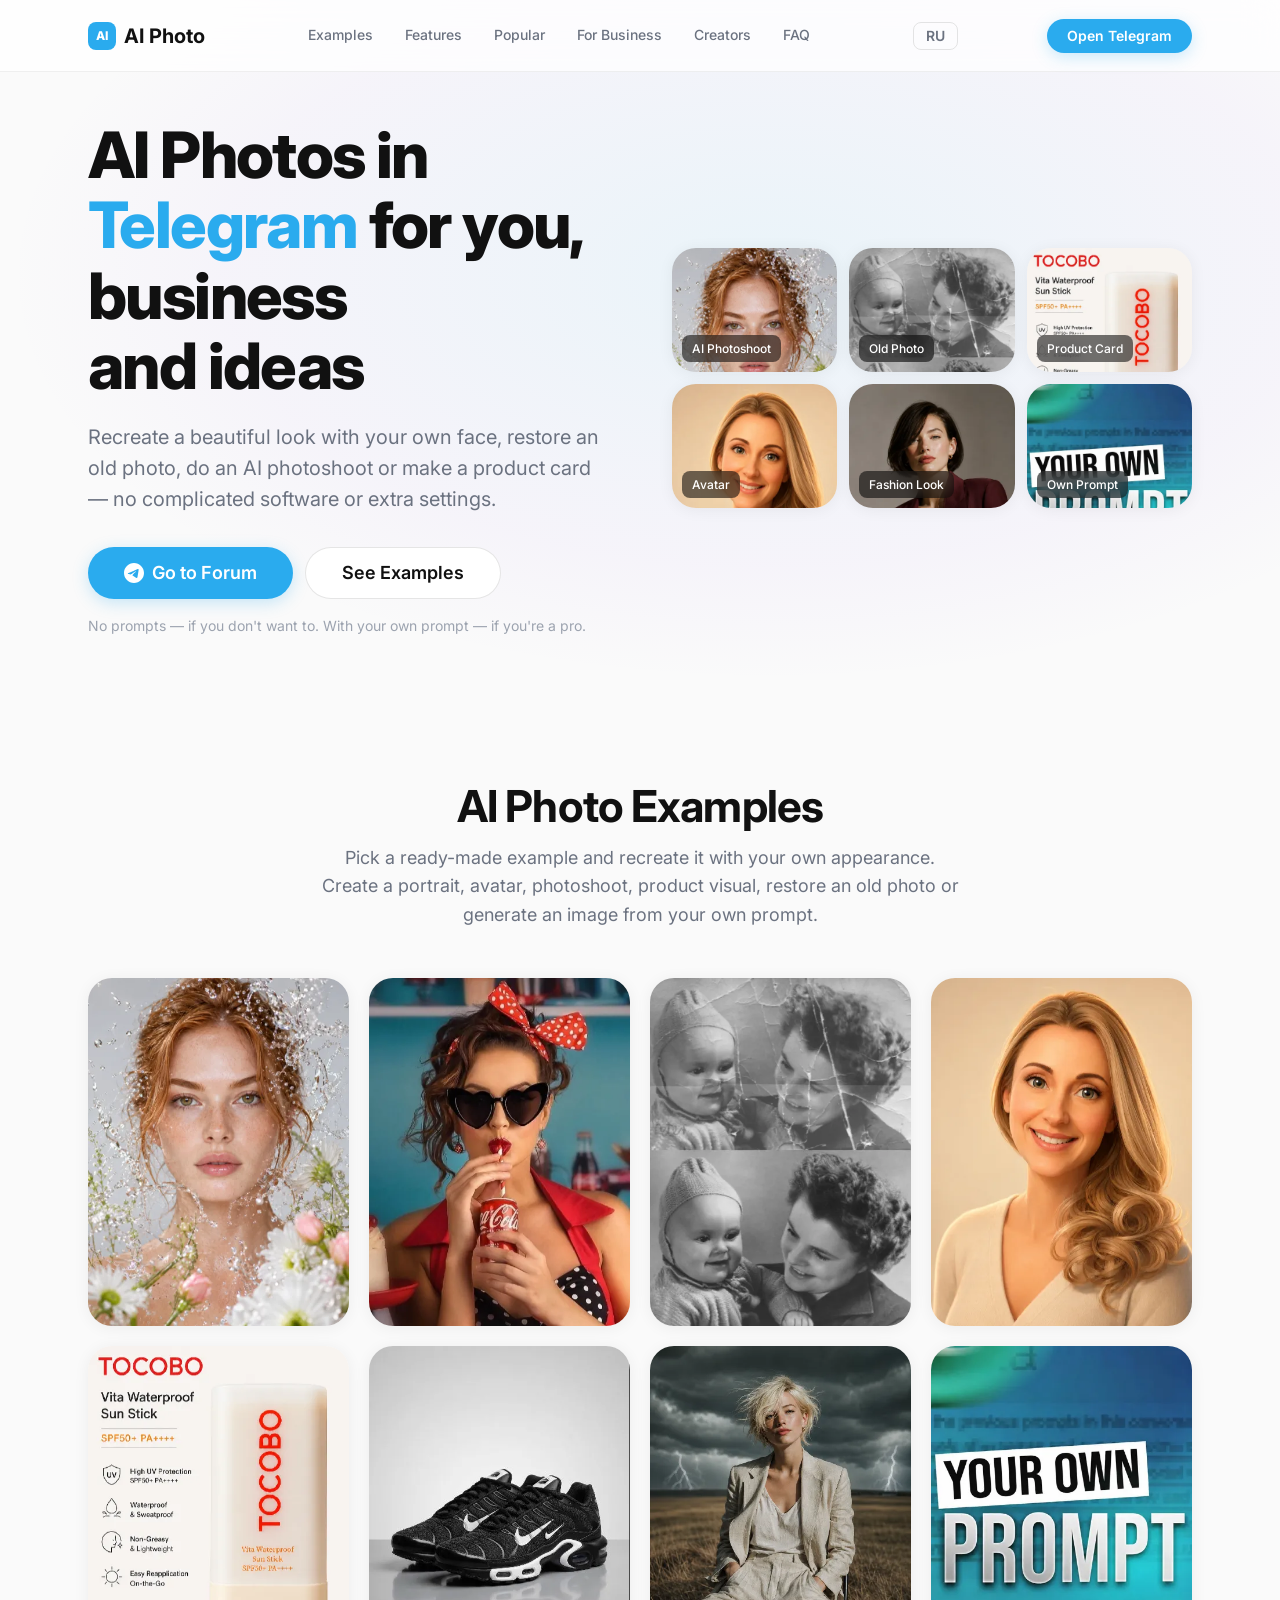
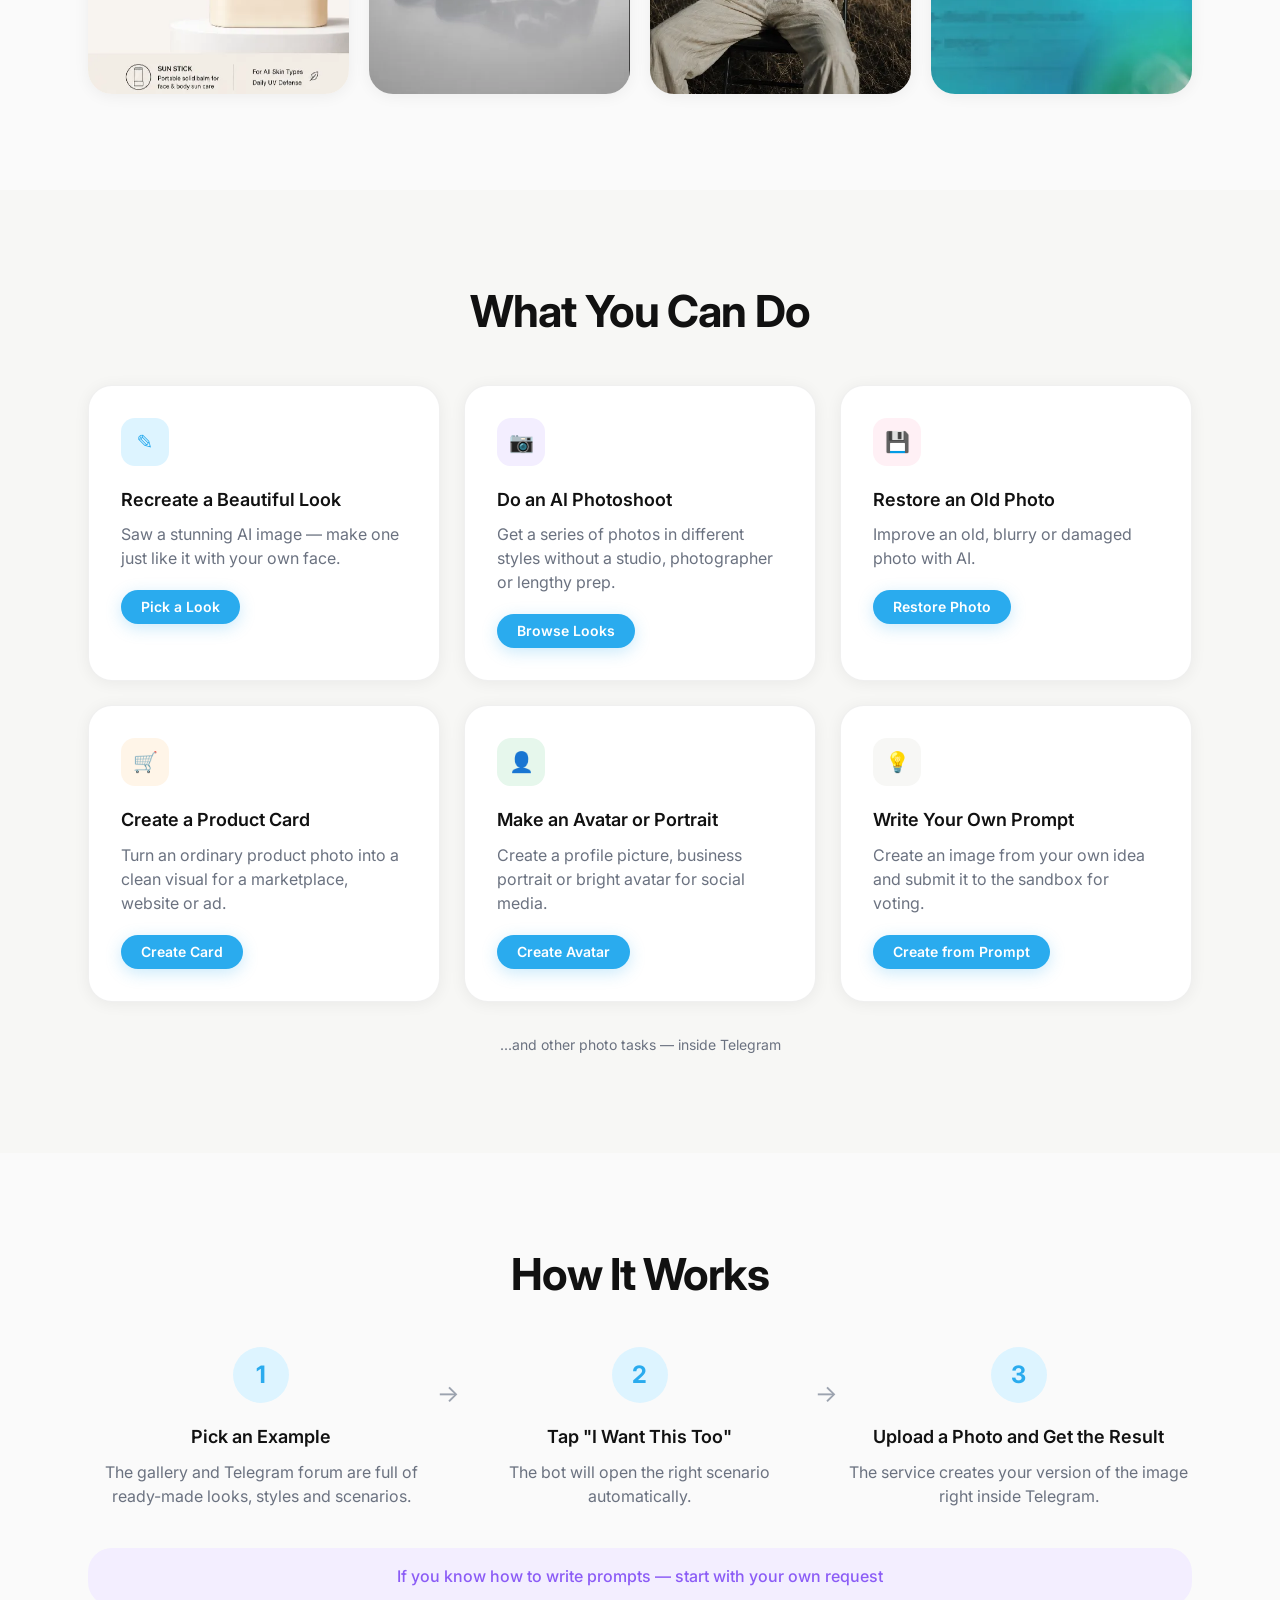
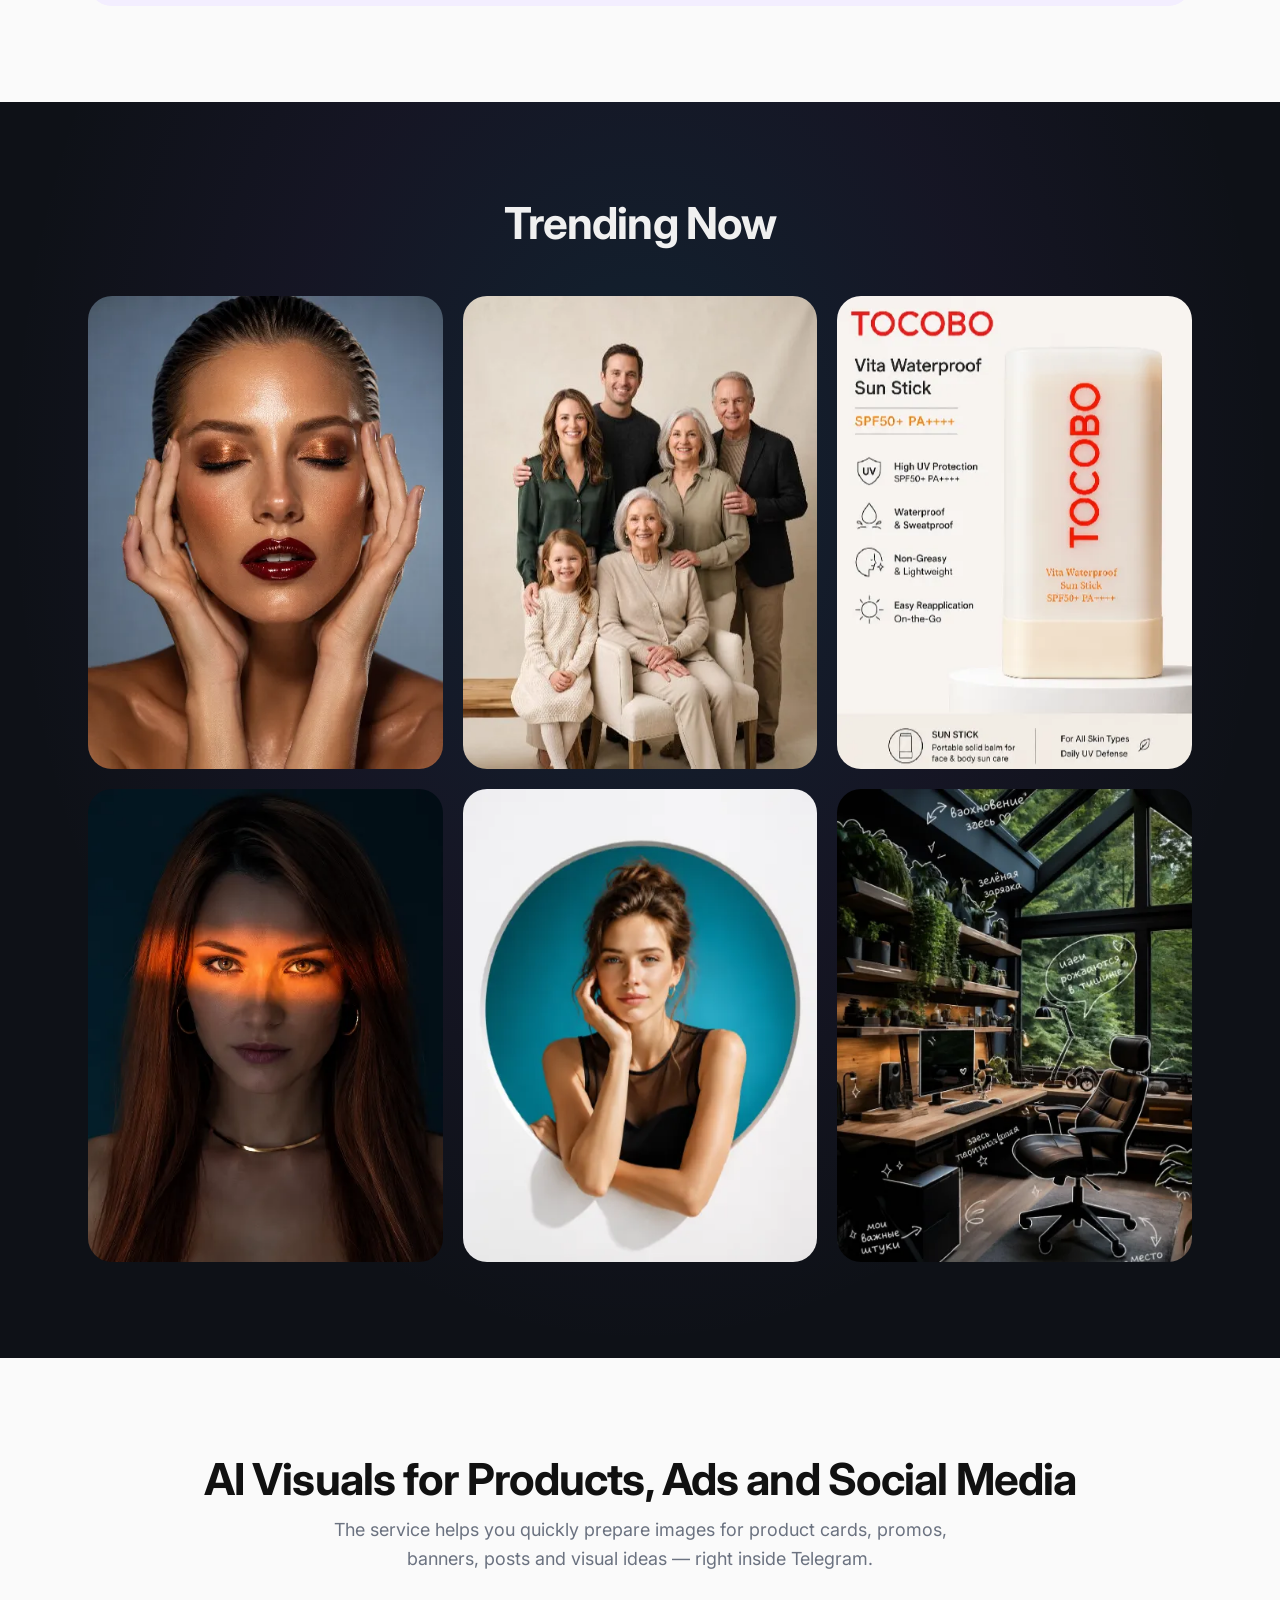
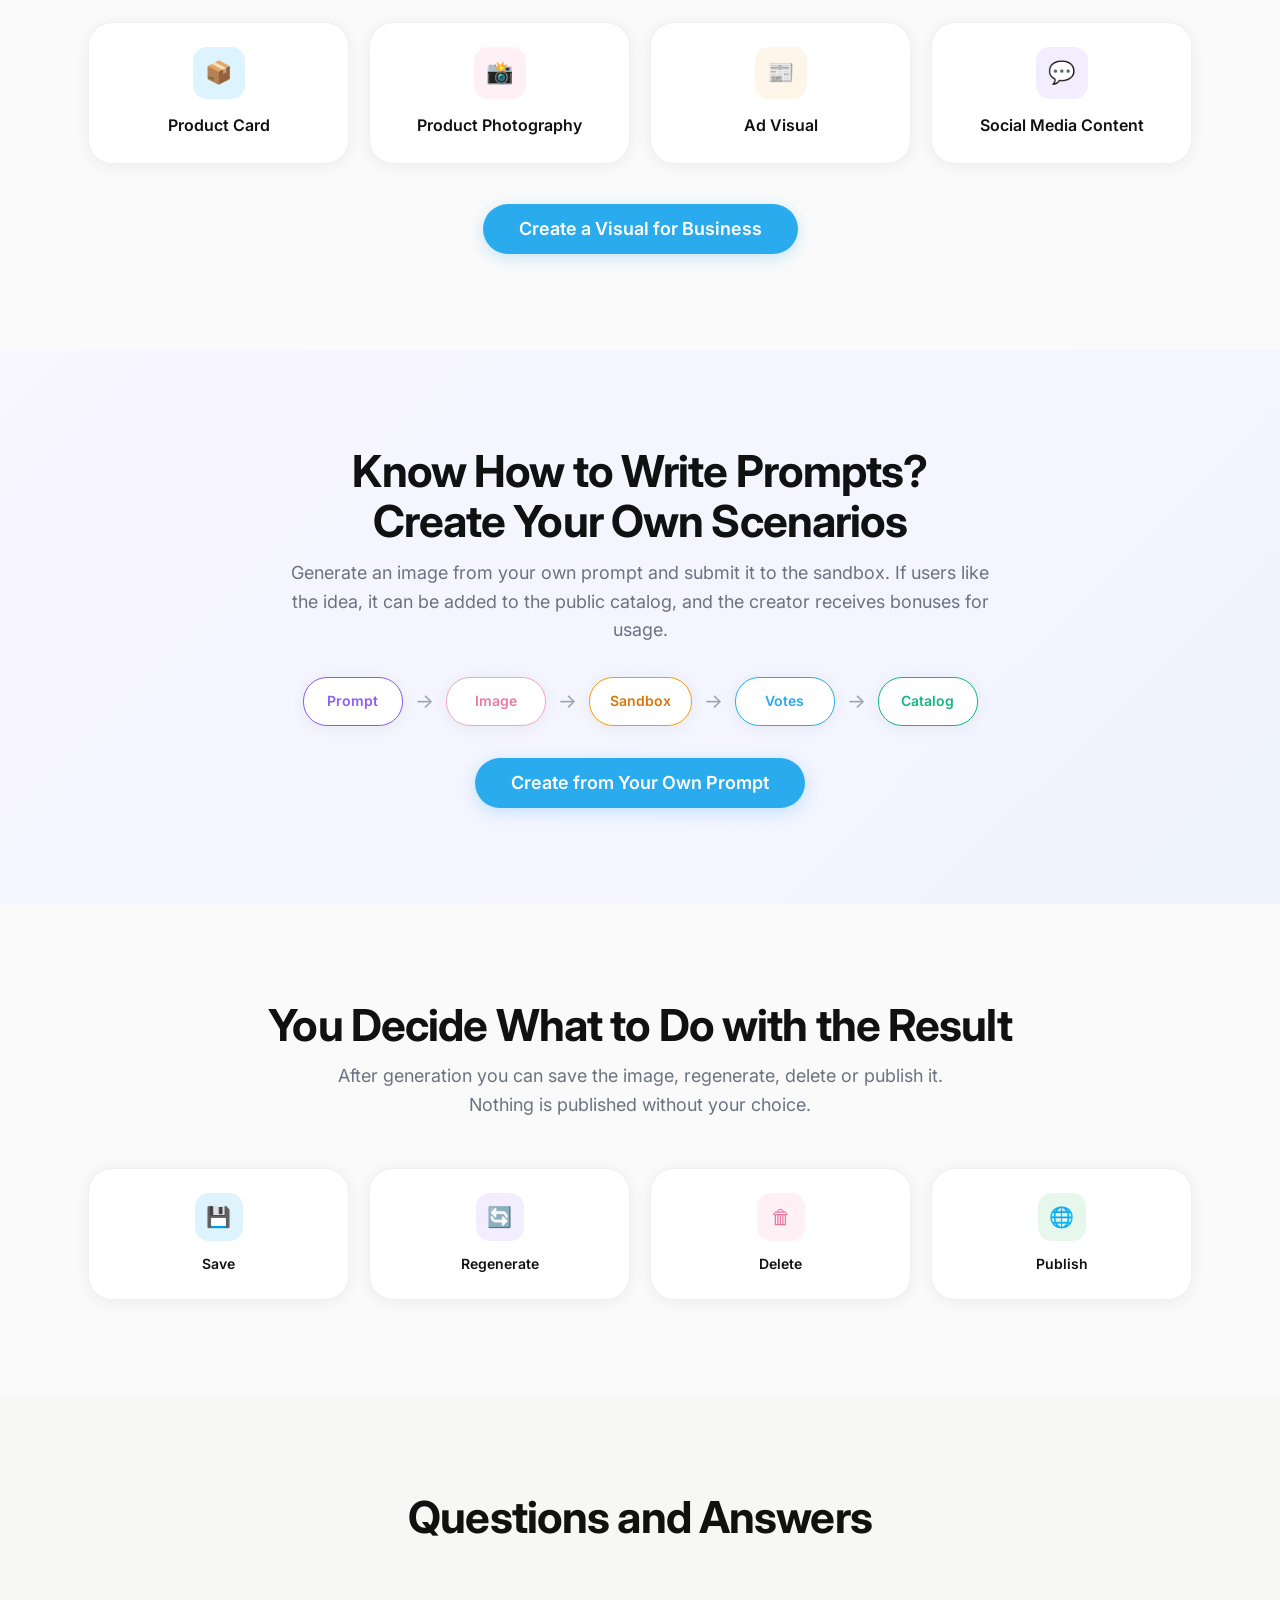
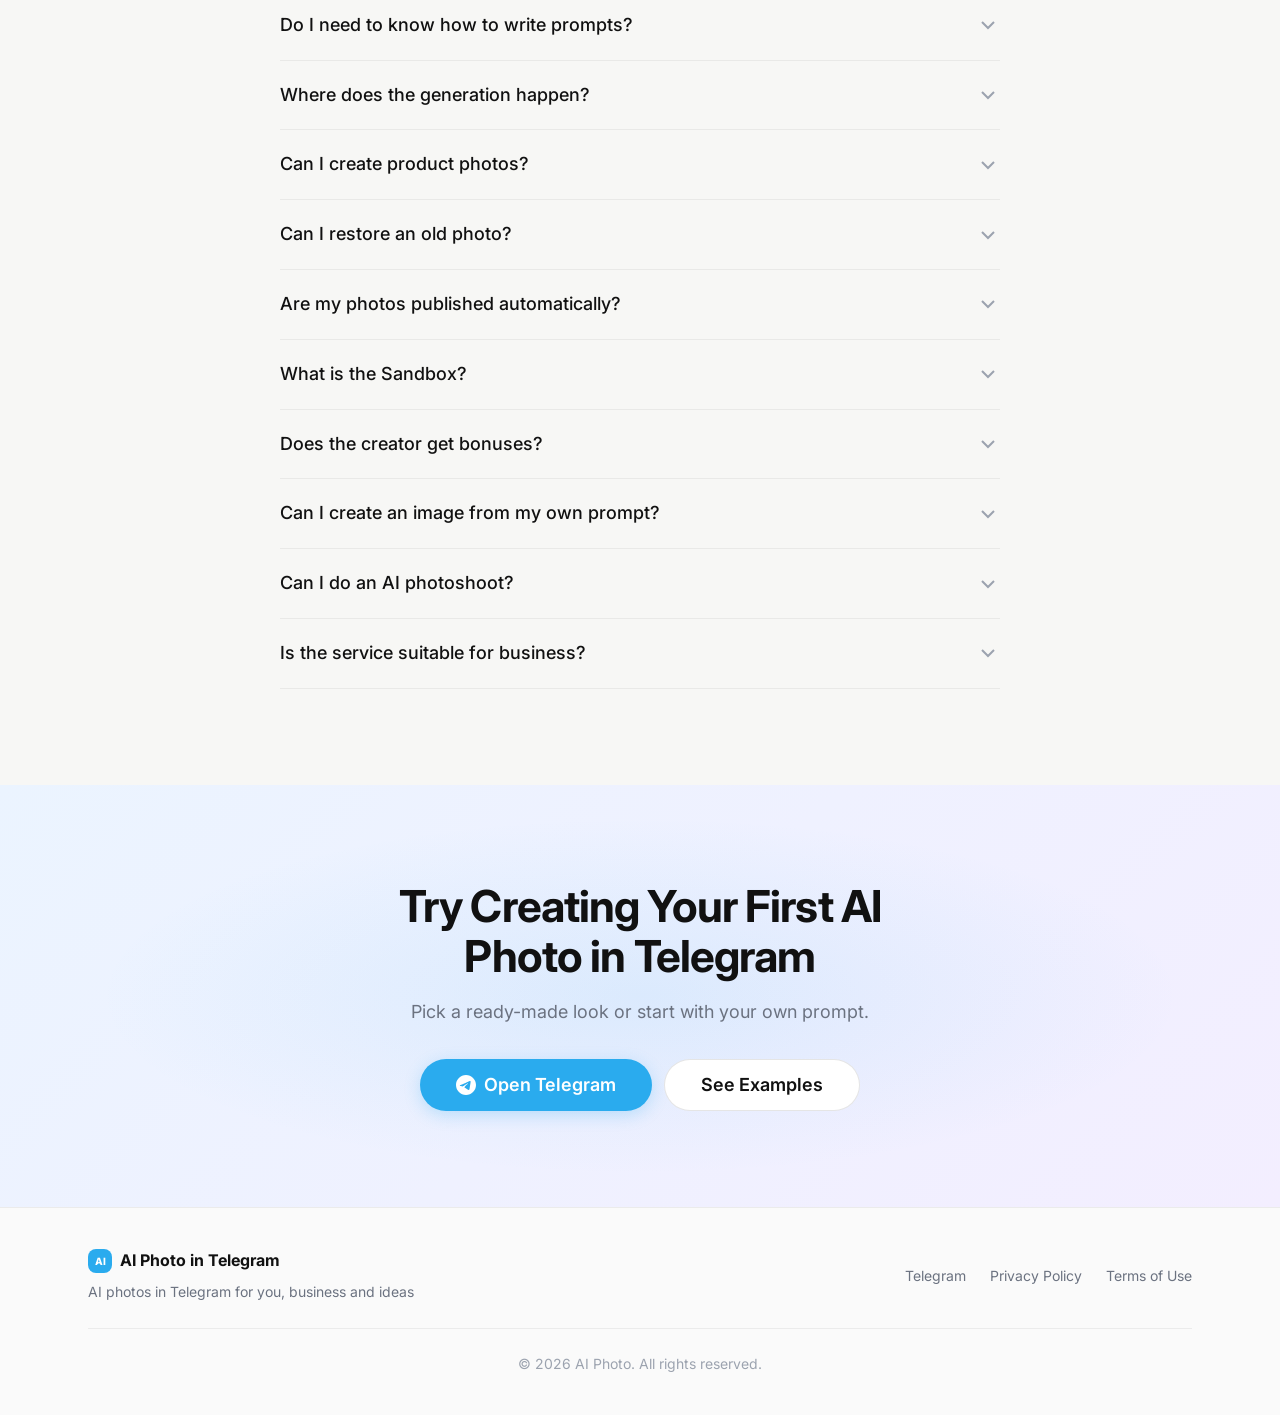
<file: index.html>
<!DOCTYPE html>
<html lang="ru">
<head>
<script>
(function(){
  if(sessionStorage.getItem('lang_override'))return;
  var l=(navigator.language||'').toLowerCase();
  if(l.startsWith('en')){
    location.replace(location.origin+'/en'+location.pathname);
  }
})();
</script>
  <meta charset="UTF-8">
  <meta name="viewport" content="width=device-width, initial-scale=1.0">
  <meta name="format-detection" content="telephone=no">

  <title>AI-фото в Telegram — фотосессии, аватары, карточки товара и восстановление фото</title>
  <meta name="description" content="Создавайте AI-фото в Telegram: повторяйте красивые образы со своей внешностью, восстанавливайте старые фото, делайте карточки товара и изображения по своим промптам.">
  <meta name="keywords" content="AI-фото, нейросеть для фото, AI-фотосессия, восстановить фото, AI-аватар, карточка товара, Telegram бот, AI изображения">

  <meta name="robots" content="index, follow">
  <link rel="canonical" href="https://aiplatformimage.online/">
  <link rel="alternate" hreflang="ru" href="https://aiplatformimage.online/">
  <link rel="alternate" hreflang="en" href="https://aiplatformimage.online/en/">
  <link rel="alternate" hreflang="x-default" href="https://aiplatformimage.online/">

  <!-- Open Graph -->
  <meta property="og:title" content="AI-фото в Telegram">
  <meta property="og:description" content="Повторите красивый образ, восстановите фото или создайте изображение по своему промпту.">
  <meta property="og:type" content="website">
  <meta property="og:url" content="https://aiplatformimage.online/">
  <meta property="og:image" content="https://aiplatformimage.online/images/og-image.jpg">
  <meta property="og:image:width" content="1200">
  <meta property="og:image:height" content="630">
  <meta property="og:locale" content="ru_RU">
  <meta property="og:locale:alternate" content="en_US">

  <!-- Twitter Card -->
  <meta name="twitter:card" content="summary_large_image">
  <meta name="twitter:title" content="AI-фото в Telegram">
  <meta name="twitter:description" content="Повторите красивый образ, восстановите фото или создайте изображение по своему промпту.">

  <!-- JSON-LD Structured Data -->

  <!-- SoftwareApplication + Organization -->
  <script type="application/ld+json">
  {
    "@context": "https://schema.org",
    "@type": "SoftwareApplication",
    "name": "AI Photo",
    "applicationCategory": "MultimediaApplication",
    "operatingSystem": "Telegram",
    "url": "https://t.me/ai_platform_image_bot",
    "description": "AI-фото в Telegram: фотосессии, аватары, карточки товара и восстановление фото.",
    "offers": {
      "@type": "Offer",
      "price": "0",
      "priceCurrency": "RUB"
    },
    "publisher": {
      "@type": "Organization",
      "@id": "https://aiplatformimage.online/#organization",
      "name": "AI Photo",
      "url": "https://aiplatformimage.online/",
      "sameAs": [
        "https://t.me/ai_platform_image",
        "https://t.me/ai_platform_image_bot"
      ]
    }
  }
  </script>

  <!-- WebSite -->
  <script type="application/ld+json">
  {
    "@context": "https://schema.org",
    "@type": "WebSite",
    "@id": "https://aiplatformimage.online/#website",
    "url": "https://aiplatformimage.online/",
    "name": "AI Photo в Telegram",
    "description": "AI-фото в Telegram для себя, бизнеса и идей.",
    "inLanguage": "ru"
  }
  </script>

  <!-- FAQPage -->
  <script type="application/ld+json">
  {
    "@context": "https://schema.org",
    "@type": "FAQPage",
    "mainEntity": [
      {
        "@type": "Question",
        "name": "Нужно ли уметь писать промпты?",
        "acceptedAnswer": {
          "@type": "Answer",
          "text": "Нет. Можно выбрать готовый пример и повторить его со своей внешностью. Если вы умеете писать промпты, можно создать изображение по своему запросу."
        }
      },
      {
        "@type": "Question",
        "name": "Где происходит генерация?",
        "acceptedAnswer": {
          "@type": "Answer",
          "text": "В Telegram-боте. Сайт нужен, чтобы показать возможности и быстро перевести пользователя в Telegram."
        }
      },
      {
        "@type": "Question",
        "name": "Можно ли сделать фото товара?",
        "acceptedAnswer": {
          "@type": "Answer",
          "text": "Да. Можно создавать карточки товаров, предметные визуалы и изображения для рекламы, маркетплейсов, сайта и соцсетей."
        }
      },
      {
        "@type": "Question",
        "name": "Можно ли восстановить старое фото?",
        "acceptedAnswer": {
          "@type": "Answer",
          "text": "Да. AI-сценарии позволяют улучшить старые, размытые или повреждённые снимки."
        }
      },
      {
        "@type": "Question",
        "name": "Мои фото публикуются автоматически?",
        "acceptedAnswer": {
          "@type": "Answer",
          "text": "Нет. Результат публикуется только по вашему выбору. После генерации можно сохранить, удалить, перегенерировать или опубликовать."
        }
      },
      {
        "@type": "Question",
        "name": "Что такое песочница?",
        "acceptedAnswer": {
          "@type": "Answer",
          "text": "Это раздел, куда пользователи могут отправлять свои идеи и изображения. Если работа нравится другим пользователям, она может попасть в общий каталог."
        }
      },
      {
        "@type": "Question",
        "name": "Автор получает бонусы?",
        "acceptedAnswer": {
          "@type": "Answer",
          "text": "Да. Если пользовательский сценарий становится популярным и попадает в каталог, автор может получать бонусы за использование."
        }
      },
      {
        "@type": "Question",
        "name": "Можно ли создать изображение по своему промпту?",
        "acceptedAnswer": {
          "@type": "Answer",
          "text": "Да. Для продвинутых пользователей есть режим собственного промпта."
        }
      },
      {
        "@type": "Question",
        "name": "Можно ли сделать AI-фотосессию?",
        "acceptedAnswer": {
          "@type": "Answer",
          "text": "Да. Можно выбрать готовый стиль фотосессии, загрузить своё фото и получить изображение в выбранном образе."
        }
      },
      {
        "@type": "Question",
        "name": "Сервис подходит для бизнеса?",
        "acceptedAnswer": {
          "@type": "Answer",
          "text": "Да. Сервис используется для карточек товара, предметной съёмки, рекламных изображений и контента для соцсетей."
        }
      }
    ]
  }
  </script>

  <!-- HowTo -->
  <script type="application/ld+json">
  {
    "@context": "https://schema.org",
    "@type": "HowTo",
    "name": "Как создать AI-фото в Telegram",
    "step": [
      {
        "@type": "HowToStep",
        "position": 1,
        "name": "Выберите пример",
        "text": "В галерее собраны готовые образы, стили и сценарии."
      },
      {
        "@type": "HowToStep",
        "position": 2,
        "name": "Нажмите Хочу также",
        "text": "Бот откроет нужный сценарий автоматически."
      },
      {
        "@type": "HowToStep",
        "position": 3,
        "name": "Загрузите фото и получите результат",
        "text": "Сервис создаст вашу версию изображения прямо в Telegram."
      }
    ]
  }
  </script>

  <!-- Content Config -->
  <script type="application/json" id="content-config">
  {
    "telegram": {
      "botUrl": "https://t.me/ai_platform_image_bot",
      "forumUrl": "https://t.me/ai_platform_image"
    },
    "images": {
      "enabled": true,
      "basePath": "images/"
    }
  }
  </script>

  <!-- Styles -->
  <link rel="stylesheet" href="css/style.css?v=15">
  <link rel="preload" href="https://fonts.googleapis.com/css2?family=Inter:wght@400;500;600;700;800&display=swap" as="style" onload="this.onload=null;this.rel='stylesheet'">
  <noscript><link rel="stylesheet" href="https://fonts.googleapis.com/css2?family=Inter:wght@400;500;600;700;800&display=swap"></noscript>

  <!-- Favicon -->
  <link rel="icon" type="image/svg+xml" href="data:image/svg+xml,<svg xmlns='http://www.w3.org/2000/svg' viewBox='0 0 32 32'><rect width='32' height='32' rx='8' fill='%232AABEE'/><text x='16' y='22' text-anchor='middle' fill='white' font-size='18' font-family='sans-serif' font-weight='bold'>AI</text></svg>">

  <!-- Google Tag Manager -->
  <script>(function(w,d,s,l,i){w[l]=w[l]||[];w[l].push({'gtm.start':
  new Date().getTime(),event:'gtm.js'});var f=d.getElementsByTagName(s)[0],
  j=d.createElement(s),dl=l!='dataLayer'?'&l='+l:'';j.async=true;j.src=
  'https://www.googletagmanager.com/gtm.js?id='+i+dl;f.parentNode.insertBefore(j,f);
  })(window,document,'script','dataLayer','GTM-W935FF33');</script>
  <!-- End Google Tag Manager -->
</head>
<body>

<!-- Google Tag Manager (noscript) -->
<noscript><iframe src="https://www.googletagmanager.com/ns.html?id=GTM-W935FF33"
height="0" width="0" style="display:none;visibility:hidden"></iframe></noscript>
<!-- End Google Tag Manager (noscript) -->

<!-- ============================================================
   HEADER
   ============================================================ -->
<header class="site-header" id="header">
  <div class="header-inner">
    <a href="#" class="header-logo" aria-label="AI Photo — на главную">
      <span class="header-logo-icon">AI</span>
      AI Photo
    </a>

    <nav class="header-nav" aria-label="Основная навигация">
      <a href="#examples">Примеры</a>
      <a href="#features">Возможности</a>
      <a href="#popular">Популярное</a>
      <a href="#business">Бизнесу</a>
      <a href="#creators">Креаторам</a>
      <a href="#faq">FAQ</a>
    </nav>

    <a href="en/" class="lang-switch lang-switch-desktop" aria-label="English version"
       onclick="sessionStorage.setItem('lang_override','1')">EN</a>

    <div class="header-cta-desktop">
      <a href="https://t.me/ai_platform_image_bot" class="btn btn-primary btn-sm"
         data-event="click_telegram_header">Открыть Telegram</a>
    </div>

    <div class="header-cta-mobile">
      <a href="https://t.me/ai_platform_image_bot" class="btn btn-primary btn-sm"
         data-event="click_telegram_header">Telegram</a>
      <button class="burger" id="burger" aria-label="Открыть меню" aria-expanded="false">
        <span></span><span></span><span></span>
      </button>
    </div>
  </div>
</header>

<!-- Mobile Menu -->
<nav class="mobile-menu" id="mobile-menu" aria-label="Мобильная навигация">
  <a href="#examples">Примеры</a>
  <a href="#features">Возможности</a>
  <a href="#popular">Популярное</a>
  <a href="#business">Бизнесу</a>
  <a href="#creators">Креаторам</a>
  <a href="#faq">FAQ</a>
  <a href="https://t.me/ai_platform_image_bot" class="btn btn-primary" data-event="click_telegram_header">
    Открыть в Telegram
  </a>
  <a href="en/" class="lang-switch" onclick="sessionStorage.setItem('lang_override','1')">English</a>
</nav>

<main>
  <!-- ============================================================
     HERO
     ============================================================ -->
  <section class="hero-section" id="hero">
    <div class="hero-bg" aria-hidden="true"></div>
    <div class="container hero-content">

      <div class="hero-text anim-fade">
        <h1 class="hero-title">AI-фото в <span class="accent">Telegram</span> для&nbsp;себя, бизнеса и&nbsp;идей</h1>
        <p class="hero-subtitle">Повторите красивый образ со своей внешностью, восстановите старое фото, сделайте AI-фотосессию или создайте карточку товара — без сложных программ и лишних настроек.</p>

        <div class="btn-group">
          <a href="https://t.me/ai_platform_image" class="btn btn-primary btn-lg" data-event="click_telegram_hero">
            <svg class="btn-icon" viewBox="0 0 24 24" fill="currentColor" aria-hidden="true"><path d="M12 0C5.373 0 0 5.373 0 12s5.373 12 12 12 12-5.373 12-12S18.627 0 12 0zm5.562 8.161c-.18 1.897-.962 6.502-1.359 8.627-.168.9-.5 1.201-.82 1.23-.697.064-1.226-.46-1.901-.903-1.056-.692-1.653-1.123-2.678-1.799-1.185-.781-.417-1.21.258-1.91.177-.184 3.247-2.977 3.307-3.23.007-.032.015-.15-.055-.212s-.174-.05-.249-.029c-.105.024-1.785 1.135-5.039 3.332-.477.328-.909.487-1.296.479-.426-.01-1.246-.241-1.855-.44-.747-.243-1.342-.371-1.29-.784.027-.215.324-.435.889-.66 3.484-1.519 5.807-2.522 6.968-3.008 3.318-1.38 4.008-1.62 4.458-1.628.099-.002.32.023.464.139.12.098.153.228.169.32.016.092.036.302.02.466z"/></svg>
            Перейти в форум
          </a>
          <a href="#examples" class="btn btn-secondary btn-lg" data-event="click_hero_examples">Смотреть примеры</a>
        </div>

        <p class="hero-micro">Без промптов — если не хотите. Со своим промптом — если умеете.</p>
      </div>

      <div class="hero-visual anim-fade">
        <div class="hero-grid">
          <!-- 1. AI-фотосессия (Aqua Blossom) -->
          <a href="https://t.me/ai_platform_image_bot?start=scenario_aqua-blossom" class="hero-card" data-event="click_example_card" data-card="ai_photoshoot">
            <img src="images/examples/ai-photoshoot.webp" alt="AI-фотосессия в разных образах для соцсетей" loading="eager">
            <div class="hero-card-overlay"><span>Хочу также</span></div>
            <span class="hero-card-label">AI-фотосессия</span>
          </a>
          <!-- 2. Восстановить фото -->
          <a href="vosstanovlenie-foto/" class="hero-card" data-event="click_service_card" data-card="restore_photo">
            <img src="images/examples/restore-photo.webp" alt="Восстановление старого семейного фото с помощью AI" loading="eager">
            <div class="hero-card-overlay"><span>Подробнее</span></div>
            <span class="hero-card-label">Старое фото</span>
          </a>
          <!-- 3. Карточка товара -->
          <a href="kartochka-tovara/" class="hero-card" data-event="click_service_card" data-card="product_card">
            <img src="images/examples/product-card.webp" alt="Карточка товара для маркетплейса, созданная с помощью AI" loading="eager">
            <div class="hero-card-overlay"><span>Подробнее</span></div>
            <span class="hero-card-label">Карточка товара</span>
          </a>
          <!-- 4. Аватар -->
          <a href="ai-avatar/" class="hero-card" data-event="click_service_card" data-card="avatar">
            <img src="images/examples/avatar.webp" alt="AI-аватар для Telegram по фотографии" loading="eager">
            <div class="hero-card-overlay"><span>Подробнее</span></div>
            <span class="hero-card-label">Аватар</span>
          </a>
          <!-- 5. Fashion-образ -->
          <a href="https://t.me/ai_platform_image_bot?start=scenario_fashion-look" class="hero-card" data-event="click_example_card" data-card="fashion">
            <img src="images/examples/fashion-look.webp" alt="Fashion-образ, созданный AI" loading="eager">
            <div class="hero-card-overlay"><span>Хочу также</span></div>
            <span class="hero-card-label">Fashion-образ</span>
          </a>
          <!-- 6. Свой промпт (свободный ввод) -->
          <a href="https://t.me/ai_platform_image_bot" class="hero-card" data-event="click_example_card" data-card="own_prompt">
            <img src="images/examples/own-prompt.webp" alt="Создать изображение по своему промпту" loading="eager">
            <div class="hero-card-overlay"><span>Хочу также</span></div>
            <span class="hero-card-label">Свой промпт</span>
          </a>
        </div>
      </div>

    </div>
  </section>

  <!-- ============================================================
     GALLERY (#examples)
     ============================================================ -->
  <section class="section" id="examples">
    <div class="container">
      <div class="section-header anim-fade">
        <h2 class="section-title">Примеры AI-фото</h2>
        <p class="section-subtitle">Выберите готовый пример и повторите его со своей внешностью. Можно сделать портрет, аватар, фотосессию, товарный визуал, восстановление старого фото или изображение по своему промпту.</p>
      </div>

      <div class="gallery-grid">
        <!-- 1. AI-фотосессия (Aqua Blossom) -->
        <div class="gallery-card anim-fade">
          <a href="https://t.me/ai_platform_image_bot?start=scenario_aqua-blossom" class="gallery-card-overlay" data-event="click_example_card" data-card="ai_photoshoot">
            <span>Хочу также</span>
          </a>
          <div class="gallery-card-img">
            <img src="images/examples/ai-photoshoot.webp" alt="AI-фотосессия в разных образах для соцсетей" loading="lazy">
          </div>
          <div class="gallery-card-body">
            <h3 class="gallery-card-title">AI-фотосессия</h3>
            <div class="gallery-card-tags">
              <span class="tag">#портрет</span><span class="tag">#образ</span><span class="tag">#соцсети</span>
            </div>
            <a href="https://t.me/ai_platform_image/241/284" class="btn btn-primary btn-sm" data-event="click_example_card" data-card="ai_photoshoot">Хочу также</a>
          </div>
        </div>

        <!-- 2. Повторить образ (Retro Cola Glam) -->
        <div class="gallery-card anim-fade">
          <a href="https://t.me/ai_platform_image_bot?start=scenario_retro-cola-glam" class="gallery-card-overlay" data-event="click_example_card" data-card="repeat_look">
            <span>Повторить с собой</span>
          </a>
          <div class="gallery-card-img">
            <img src="images/examples/repeat-look.webp" alt="Повторить красивый образ со своей внешностью" loading="lazy">
          </div>
          <div class="gallery-card-body">
            <h3 class="gallery-card-title">Повторить образ</h3>
            <div class="gallery-card-tags">
              <span class="tag">#стиль</span><span class="tag">#лицо</span><span class="tag">#пример</span>
            </div>
            <a href="https://t.me/ai_platform_image/240/281" class="btn btn-primary btn-sm" data-event="click_example_card" data-card="repeat_look">Повторить с собой</a>
          </div>
        </div>

        <!-- 3. Восстановить фото (Photo Restoration) -->
        <div class="gallery-card anim-fade">
          <a href="https://t.me/ai_platform_image_bot?start=scenario_photo-restoration" class="gallery-card-overlay" data-event="click_example_card" data-card="restore_photo">
            <span>Восстановить фото</span>
          </a>
          <div class="gallery-card-img">
            <img src="images/examples/restore-photo.webp" alt="Восстановление старого семейного фото с помощью AI" loading="lazy">
          </div>
          <div class="gallery-card-body">
            <h3 class="gallery-card-title">Восстановить фото</h3>
            <div class="gallery-card-tags">
              <span class="tag">#архив</span><span class="tag">#семья</span><span class="tag">#улучшение</span>
            </div>
            <a href="https://t.me/ai_platform_image/237/278" class="btn btn-primary btn-sm" data-event="click_example_card" data-card="restore_photo">Восстановить фото</a>
          </div>
        </div>

        <!-- 4. AI-аватар (2D Pixar Avatar) -->
        <div class="gallery-card anim-fade">
          <a href="https://t.me/ai_platform_image_bot?start=scenario_2d-pixar-avatar" class="gallery-card-overlay" data-event="click_example_card" data-card="avatar">
            <span>Создать аватар</span>
          </a>
          <div class="gallery-card-img">
            <img src="images/examples/avatar.webp" alt="AI-аватар для Telegram по фотографии" loading="lazy">
          </div>
          <div class="gallery-card-body">
            <h3 class="gallery-card-title">AI-аватар</h3>
            <div class="gallery-card-tags">
              <span class="tag">#telegram</span><span class="tag">#профиль</span><span class="tag">#портрет</span>
            </div>
            <a href="https://t.me/ai_platform_image/241/285" class="btn btn-primary btn-sm" data-event="click_example_card" data-card="avatar">Создать аватар</a>
          </div>
        </div>

        <!-- 5. Карточка товара (Product Card) -->
        <div class="gallery-card anim-fade">
          <a href="https://t.me/ai_platform_image_bot?start=scenario_product-card" class="gallery-card-overlay" data-event="click_example_card" data-card="product_card">
            <span>Создать карточку</span>
          </a>
          <div class="gallery-card-img">
            <img src="images/examples/product-card.webp" alt="Карточка товара для маркетплейса, созданная с помощью AI" loading="lazy">
          </div>
          <div class="gallery-card-body">
            <h3 class="gallery-card-title">Карточка товара</h3>
            <div class="gallery-card-tags">
              <span class="tag">#маркетплейс</span><span class="tag">#товар</span><span class="tag">#реклама</span>
            </div>
            <a href="https://t.me/ai_platform_image/236/293" class="btn btn-primary btn-sm" data-event="click_example_card" data-card="product_card">Создать карточку</a>
          </div>
        </div>

        <!-- 6. Предметная съёмка (Product Cinematics) -->
        <div class="gallery-card anim-fade">
          <a href="https://t.me/ai_platform_image_bot?start=scenario_product-cinematics" class="gallery-card-overlay" data-event="click_example_card" data-card="product_photo">
            <span>Сделать предметку</span>
          </a>
          <div class="gallery-card-img">
            <img src="images/examples/product-photo.webp" alt="Предметная съёмка для маркетплейса — AI-фото товара" loading="lazy">
          </div>
          <div class="gallery-card-body">
            <h3 class="gallery-card-title">Предметная съёмка</h3>
            <div class="gallery-card-tags">
              <span class="tag">#ecommerce</span><span class="tag">#фон</span><span class="tag">#контент</span>
            </div>
            <a href="https://t.me/ai_platform_image/236/282" class="btn btn-primary btn-sm" data-event="click_example_card" data-card="product_photo">Сделать предметку</a>
          </div>
        </div>

        <!-- 7. Кинопортрет (Storm Calm) -->
        <div class="gallery-card anim-fade">
          <a href="https://t.me/ai_platform_image_bot?start=scenario_storm-calm" class="gallery-card-overlay" data-event="click_example_card" data-card="cinematic_portrait">
            <span>Хочу также</span>
          </a>
          <div class="gallery-card-img">
            <img src="images/examples/cinematic.webp" alt="Кинопортрет в ретро-стиле с AI-обработкой" loading="lazy">
          </div>
          <div class="gallery-card-body">
            <h3 class="gallery-card-title">Кинопортрет</h3>
            <div class="gallery-card-tags">
              <span class="tag">#ретро</span><span class="tag">#кино</span><span class="tag">#образ</span>
            </div>
            <a href="https://t.me/ai_platform_image/241/286" class="btn btn-primary btn-sm" data-event="click_example_card" data-card="cinematic_portrait">Хочу также</a>
          </div>
        </div>

        <!-- 8. Свой промпт (свободный ввод) -->
        <div class="gallery-card anim-fade">
          <a href="https://t.me/ai_platform_image_bot" class="gallery-card-overlay" data-event="click_example_card" data-card="own_prompt">
            <span>Создать по промпту</span>
          </a>
          <div class="gallery-card-img">
            <img src="images/examples/own-prompt.webp" alt="Создать изображение по своему промпту — безграничные возможности AI" loading="lazy">
          </div>
          <div class="gallery-card-body">
            <h3 class="gallery-card-title">Свой промпт</h3>
            <div class="gallery-card-tags">
              <span class="tag">#prompt</span><span class="tag">#creator</span><span class="tag">#idea</span>
            </div>
            <a href="https://t.me/ai_platform_image" class="btn btn-primary btn-sm" data-event="click_example_card" data-card="own_prompt">Создать по промпту</a>
          </div>
        </div>
      </div>
    </div>
  </section>

  <!-- ============================================================
     FEATURES (#features)
     ============================================================ -->
  <section class="section" id="features" style="background: var(--bg-alt)">
    <div class="container">
      <div class="section-header anim-fade">
        <h2 class="section-title">Что можно сделать</h2>
      </div>

      <div class="features-grid">
        <div class="feature-card anim-fade">
          <div class="feature-icon blue">&#9998;</div>
          <h3>Повторить красивый образ</h3>
          <p>Увидели красивую AI-картинку — сделайте такую же со своей внешностью.</p>
          <a href="https://t.me/ai_platform_image/239" class="btn btn-primary btn-sm" data-event="click_feature_card" data-card="repeat_look">Выбрать образ</a>
        </div>

        <div class="feature-card anim-fade">
          <div class="feature-icon violet">&#128247;</div>
          <h3>Сделать AI-фотосессию</h3>
          <p>Получите серию фото в разных стилях без студии, фотографа и долгой подготовки.</p>
          <a href="https://t.me/ai_platform_image/240" class="btn btn-primary btn-sm" data-event="click_feature_card" data-card="ai_photoshoot">Смотреть образы</a>
        </div>

        <div class="feature-card anim-fade">
          <div class="feature-icon pink">&#128190;</div>
          <h3>Восстановить старое фото</h3>
          <p>Улучшите старый, размытый или повреждённый снимок с помощью AI.</p>
          <a href="https://t.me/ai_platform_image/237" class="btn btn-primary btn-sm" data-event="click_feature_card" data-card="restore_photo">Восстановить фото</a>
        </div>

        <div class="feature-card anim-fade">
          <div class="feature-icon cream">&#128722;</div>
          <h3>Создать карточку товара</h3>
          <p>Превратите обычное фото товара в аккуратный визуал для маркетплейса, сайта или рекламы.</p>
          <a href="https://t.me/ai_platform_image/236" class="btn btn-primary btn-sm" data-event="click_feature_card" data-card="product_card">Создать карточку</a>
        </div>

        <div class="feature-card anim-fade">
          <div class="feature-icon green">&#128100;</div>
          <h3>Сделать аватар или портрет</h3>
          <p>Создайте фото профиля, деловой портрет или яркий аватар для соцсетей.</p>
          <a href="https://t.me/ai_platform_image/241" class="btn btn-primary btn-sm" data-event="click_feature_card" data-card="avatar">Создать аватар</a>
        </div>

        <div class="feature-card anim-fade">
          <div class="feature-icon gray">&#128161;</div>
          <h3>Написать свой промпт</h3>
          <p>Создайте изображение по своей идее и отправьте его в песочницу на голосование.</p>
          <a href="https://t.me/ai_platform_image_bot" class="btn btn-primary btn-sm" data-event="click_feature_card" data-card="own_prompt">Создать по промпту</a>
        </div>
      </div>

      <p class="features-note">...и другие задачи с фото — внутри Telegram</p>
    </div>
  </section>

  <!-- ============================================================
     HOW IT WORKS (#how-it-works)
     ============================================================ -->
  <section class="section" id="how-it-works">
    <div class="container">
      <div class="section-header anim-fade">
        <h2 class="section-title">Как это работает</h2>
      </div>

      <div class="steps-grid">
        <div class="step-card anim-fade">
          <div class="step-number">1</div>
          <h3>Выберите пример</h3>
          <p>В галерее и Telegram-форуме собраны готовые образы, стили и сценарии.</p>
          <span class="steps-arrow" aria-hidden="true">&#8594;</span>
        </div>

        <div class="step-card anim-fade">
          <div class="step-number">2</div>
          <h3>Нажмите «Хочу также»</h3>
          <p>Бот откроет нужный сценарий автоматически.</p>
          <span class="steps-arrow" aria-hidden="true">&#8594;</span>
        </div>

        <div class="step-card anim-fade">
          <div class="step-number">3</div>
          <h3>Загрузите фото и получите результат</h3>
          <p>Сервис создаст вашу версию изображения прямо в Telegram.</p>
        </div>
      </div>

      <div class="steps-note anim-fade">
        Если вы умеете писать промпты — можно начать со своего запроса
      </div>
    </div>
  </section>

  <!-- ============================================================
     POPULAR (#popular) — DARK BLOCK
     ============================================================ -->
  <section class="section section-dark" id="popular">
    <div class="container">
      <div class="section-header anim-fade">
        <h2 class="section-title">Сейчас популярно</h2>
      </div>

      <div class="popular-grid">
        <!-- Glossy Photoshoot -->
        <a href="https://t.me/ai_platform_image_bot?start=scenario_glossy-photoshoot" class="popular-card anim-fade" data-event="click_popular_card" data-card="glossy_photoshoot">
          <div class="popular-card-img">
            <img src="images/popular/glossy-photoshoot.webp" alt="AI-фотосессия в стиле глянцевого журнала" loading="lazy">
          </div>
          <div class="popular-card-body">
            <h3>AI-фотосессия в стиле глянцевого журнала</h3>
            <p>Профессиональные фото без студии</p>
            <span class="popular-card-cta">Попробовать &#8594;</span>
          </div>
        </a>

        <!-- Family Restore (Family Portrait) -->
        <a href="https://t.me/ai_platform_image_bot?start=scenario_photo-restoration" class="popular-card anim-fade" data-event="click_popular_card" data-card="family_restore">
          <div class="popular-card-img">
            <img src="images/popular/family-restore.webp" alt="Восстановление старого семейного фото с помощью нейросети" loading="lazy">
          </div>
          <div class="popular-card-body">
            <h3>Восстановление старого семейного фото</h3>
            <p>Восстановление, цвет, улучшение качества</p>
            <span class="popular-card-cta">Попробовать &#8594;</span>
          </div>
        </a>

        <!-- Product Card -->
        <a href="https://t.me/ai_platform_image_bot?start=scenario_product-card" class="popular-card anim-fade" data-event="click_popular_card" data-card="product_card_popular">
          <div class="popular-card-img">
            <img src="images/popular/product-card.webp" alt="Карточка товара для маркетплейса с AI-обработкой" loading="lazy">
          </div>
          <div class="popular-card-body">
            <h3>Карточка товара для маркетплейса</h3>
            <p>Сделайте товарное фото чище, дороже и заметнее</p>
            <span class="popular-card-cta">Попробовать &#8594;</span>
          </div>
        </a>

        <!-- Cinematic Portrait (Cinematic Beam) -->
        <a href="https://t.me/ai_platform_image_bot?start=scenario_cinematic-beam" class="popular-card anim-fade" data-event="click_popular_card" data-card="cinematic_portrait_popular">
          <div class="popular-card-img">
            <img src="images/popular/cinematic-portrait.webp" alt="Кинопортрет с AI-эффектом в стиле ретро" loading="lazy">
          </div>
          <div class="popular-card-body">
            <h3>Кинопортрет</h3>
            <p>Портрет в стиле кино, ретро или глянцевой съёмки</p>
            <span class="popular-card-cta">Попробовать &#8594;</span>
          </div>
        </a>

        <!-- Profile Photo -->
        <a href="https://t.me/ai_platform_image_bot?start=scenario_profile-photo" class="popular-card anim-fade" data-event="click_popular_card" data-card="profile_photo">
          <div class="popular-card-img">
            <img src="images/popular/profile-photo.webp" alt="Фото профиля для Telegram, созданное с помощью AI" loading="lazy">
          </div>
          <div class="popular-card-body">
            <h3>Фото профиля для Telegram</h3>
            <p>Аватары для соцсетей и Telegram</p>
            <span class="popular-card-cta">Попробовать &#8594;</span>
          </div>
        </a>

        <!-- Prompt Sandbox (Doodle Art) -->
        <a href="https://t.me/ai_platform_image_bot?start=scenario_doodle-art-preview" class="popular-card anim-fade" data-event="click_popular_card" data-card="prompt_sandbox">
          <div class="popular-card-img">
            <img src="images/popular/prompt-sandbox.webp" alt="Песочница промптов — создайте свою идею и отправьте на голосование" loading="lazy">
          </div>
          <div class="popular-card-body">
            <h3>Свой промпт в песочницу</h3>
            <p>Создавайте идеи и отправляйте на голосование</p>
            <span class="popular-card-cta">Попробовать &#8594;</span>
          </div>
        </a>
      </div>
    </div>
  </section>

  <!-- ============================================================
     BUSINESS (#business)
     ============================================================ -->
  <section class="section" id="business">
    <div class="container">
      <div class="section-header anim-fade">
        <h2 class="section-title">AI-визуалы для товаров, рекламы и соцсетей</h2>
        <p class="section-subtitle">Сервис помогает быстро подготовить изображения для карточек товаров, промо, баннеров, постов и визуальных идей — прямо в Telegram.</p>
      </div>

      <div class="business-grid anim-fade">
        <div class="business-card">
          <div class="business-icon" style="background: var(--accent-light-blue)">&#128230;</div>
          <h4>Карточка товара</h4>
        </div>
        <div class="business-card">
          <div class="business-icon" style="background: #FFF0F5">&#128248;</div>
          <h4>Предметная съёмка</h4>
        </div>
        <div class="business-card">
          <div class="business-icon" style="background: var(--accent-cream)">&#128240;</div>
          <h4>Рекламный визуал</h4>
        </div>
        <div class="business-card">
          <div class="business-icon" style="background: #F3EEFF">&#128172;</div>
          <h4>Контент для соцсетей</h4>
        </div>
      </div>

      <div class="business-cta">
        <a href="https://t.me/ai_platform_image/236" class="btn btn-primary btn-lg" data-event="click_business_cta">
          Создать визуал для бизнеса
        </a>
      </div>
    </div>
  </section>

  <!-- ============================================================
     CREATORS (#creators)
     ============================================================ -->
  <section class="section creators-section" id="creators">
    <div class="container">
      <div class="creators-inner anim-fade">
        <h2 class="section-title">Умеете писать промпты?<br>Создавайте свои сценарии</h2>
        <p>Сгенерируйте изображение по своему промпту и отправьте его в песочницу. Если пользователям понравится идея, она может попасть в общий каталог, а автор будет получать бонусы за использование.</p>

        <div class="flow-diagram" aria-label="Путь креатора">
          <div class="flow-step prompt">Промпт</div>
          <span class="flow-arrow" aria-hidden="true">→</span>
          <div class="flow-step image">Картинка</div>
          <span class="flow-arrow" aria-hidden="true">→</span>
          <div class="flow-step sandbox">Песочница</div>
          <span class="flow-arrow" aria-hidden="true">→</span>
          <div class="flow-step votes">Голоса</div>
          <span class="flow-arrow" aria-hidden="true">→</span>
          <div class="flow-step catalog">Каталог</div>
        </div>

        <div class="creators-cta">
          <a href="https://t.me/ai_platform_image_bot" class="btn btn-primary btn-lg" data-event="click_creator_cta">
            Создать по своему промпту
          </a>
        </div>
      </div>
    </div>
  </section>

  <!-- ============================================================
     PRIVACY
     ============================================================ -->
  <section class="section" id="privacy">
    <div class="container">
      <div class="section-header anim-fade">
        <h2 class="section-title">Вы сами решаете, что делать с результатом</h2>
        <p class="section-subtitle">После генерации можно сохранить изображение себе, перегенерировать, удалить или опубликовать. Ничего не публикуется без вашего выбора.</p>
      </div>

      <div class="privacy-grid anim-fade">
        <div class="privacy-card">
          <div class="privacy-icon" style="background: var(--accent-light-blue); color: var(--accent-telegram);">&#128190;</div>
          <h4>Сохранить</h4>
        </div>
        <div class="privacy-card">
          <div class="privacy-icon" style="background: #F3EEFF; color: var(--accent-violet);">&#128260;</div>
          <h4>Перегенерировать</h4>
        </div>
        <div class="privacy-card">
          <div class="privacy-icon" style="background: #FFF0F5; color: #E879A5;">&#128465;</div>
          <h4>Удалить</h4>
        </div>
        <div class="privacy-card">
          <div class="privacy-icon" style="background: #E6F7EC; color: #10B981;">&#127760;</div>
          <h4>Опубликовать</h4>
        </div>
      </div>
    </div>
  </section>

  <!-- ============================================================
     FAQ (#faq)
     ============================================================ -->
  <section class="section" id="faq" style="background: var(--bg-alt)">
    <div class="container">
      <div class="section-header anim-fade">
        <h2 class="section-title">Вопросы и ответы</h2>
      </div>

      <div class="faq-list anim-fade">
        <details class="faq-item">
          <summary class="faq-question">
            Нужно ли уметь писать промпты?
            <svg class="faq-chevron" viewBox="0 0 24 24" fill="none" stroke="currentColor" stroke-width="2" aria-hidden="true">
              <polyline points="6 9 12 15 18 9"/>
            </svg>
          </summary>
          <div class="faq-answer">Нет. Можно выбрать готовый пример и повторить его со своей внешностью. Если вы умеете писать промпты, можно создать изображение по своему запросу.</div>
        </details>

        <details class="faq-item">
          <summary class="faq-question">
            Где происходит генерация?
            <svg class="faq-chevron" viewBox="0 0 24 24" fill="none" stroke="currentColor" stroke-width="2" aria-hidden="true">
              <polyline points="6 9 12 15 18 9"/>
            </svg>
          </summary>
          <div class="faq-answer">В Telegram-боте. Сайт нужен, чтобы показать возможности и быстро перевести пользователя в Telegram.</div>
        </details>

        <details class="faq-item">
          <summary class="faq-question">
            Можно ли сделать фото товара?
            <svg class="faq-chevron" viewBox="0 0 24 24" fill="none" stroke="currentColor" stroke-width="2" aria-hidden="true">
              <polyline points="6 9 12 15 18 9"/>
            </svg>
          </summary>
          <div class="faq-answer">Да. Можно создавать карточки товаров, предметные визуалы и изображения для рекламы, маркетплейсов, сайта и соцсетей.</div>
        </details>

        <details class="faq-item">
          <summary class="faq-question">
            Можно ли восстановить старое фото?
            <svg class="faq-chevron" viewBox="0 0 24 24" fill="none" stroke="currentColor" stroke-width="2" aria-hidden="true">
              <polyline points="6 9 12 15 18 9"/>
            </svg>
          </summary>
          <div class="faq-answer">Да. Можно использовать AI-сценарии для улучшения старых, размытых или повреждённых снимков.</div>
        </details>

        <details class="faq-item">
          <summary class="faq-question">
            Мои фото публикуются автоматически?
            <svg class="faq-chevron" viewBox="0 0 24 24" fill="none" stroke="currentColor" stroke-width="2" aria-hidden="true">
              <polyline points="6 9 12 15 18 9"/>
            </svg>
          </summary>
          <div class="faq-answer">Нет. Результат публикуется только по вашему выбору. После генерации можно сохранить, удалить, перегенерировать или опубликовать изображение.</div>
        </details>

        <details class="faq-item">
          <summary class="faq-question">
            Что такое песочница?
            <svg class="faq-chevron" viewBox="0 0 24 24" fill="none" stroke="currentColor" stroke-width="2" aria-hidden="true">
              <polyline points="6 9 12 15 18 9"/>
            </svg>
          </summary>
          <div class="faq-answer">Это раздел, куда пользователи могут отправлять свои идеи и изображения. Если работа нравится другим пользователям, она может попасть в общий каталог.</div>
        </details>

        <details class="faq-item">
          <summary class="faq-question">
            Автор получает бонусы?
            <svg class="faq-chevron" viewBox="0 0 24 24" fill="none" stroke="currentColor" stroke-width="2" aria-hidden="true">
              <polyline points="6 9 12 15 18 9"/>
            </svg>
          </summary>
          <div class="faq-answer">Да. Если пользовательский сценарий становится популярным и попадает в каталог, автор может получать бонусы за использование.</div>
        </details>

        <details class="faq-item">
          <summary class="faq-question">
            Можно ли создать изображение по своему промпту?
            <svg class="faq-chevron" viewBox="0 0 24 24" fill="none" stroke="currentColor" stroke-width="2" aria-hidden="true">
              <polyline points="6 9 12 15 18 9"/>
            </svg>
          </summary>
          <div class="faq-answer">Да. Для продвинутых пользователей есть режим собственного промпта.</div>
        </details>

        <details class="faq-item">
          <summary class="faq-question">
            Можно ли сделать AI-фотосессию?
            <svg class="faq-chevron" viewBox="0 0 24 24" fill="none" stroke="currentColor" stroke-width="2" aria-hidden="true">
              <polyline points="6 9 12 15 18 9"/>
            </svg>
          </summary>
          <div class="faq-answer">Да. Можно выбрать готовый стиль фотосессии, загрузить своё фото и получить изображение в выбранном образе.</div>
        </details>

        <details class="faq-item">
          <summary class="faq-question">
            Сервис подходит для бизнеса?
            <svg class="faq-chevron" viewBox="0 0 24 24" fill="none" stroke="currentColor" stroke-width="2" aria-hidden="true">
              <polyline points="6 9 12 15 18 9"/>
            </svg>
          </summary>
          <div class="faq-answer">Да. Сервис можно использовать для карточек товара, предметной съёмки, рекламных изображений и контента для соцсетей.</div>
        </details>
      </div>
    </div>
  </section>

  <!-- ============================================================
     FINAL CTA
     ============================================================ -->
  <section class="section final-cta-section" id="final-cta">
    <div class="container">
      <div class="final-cta-inner anim-fade">
        <h2>Попробуйте создать первое AI-фото в Telegram</h2>
        <p>Выберите готовый образ или начните со своего промпта.</p>
        <div class="btn-group" style="justify-content: center;">
          <a href="https://t.me/ai_platform_image_bot" class="btn btn-primary btn-lg" data-event="click_final_cta">
            <svg class="btn-icon" viewBox="0 0 24 24" fill="currentColor" aria-hidden="true"><path d="M12 0C5.373 0 0 5.373 0 12s5.373 12 12 12 12-5.373 12-12S18.627 0 12 0zm5.562 8.161c-.18 1.897-.962 6.502-1.359 8.627-.168.9-.5 1.201-.82 1.23-.697.064-1.226-.46-1.901-.903-1.056-.692-1.653-1.123-2.678-1.799-1.185-.781-.417-1.21.258-1.91.177-.184 3.247-2.977 3.307-3.23.007-.032.015-.15-.055-.212s-.174-.05-.249-.029c-.105.024-1.785 1.135-5.039 3.332-.477.328-.909.487-1.296.479-.426-.01-1.246-.241-1.855-.44-.747-.243-1.342-.371-1.29-.784.027-.215.324-.435.889-.66 3.484-1.519 5.807-2.522 6.968-3.008 3.318-1.38 4.008-1.62 4.458-1.628.099-.002.32.023.464.139.12.098.153.228.169.32.016.092.036.302.02.466z"/></svg>
            Открыть Telegram
          </a>
          <a href="#examples" class="btn btn-secondary btn-lg" data-event="click_final_cta_examples">Смотреть примеры</a>
        </div>
      </div>
    </div>
  </section>
</main>

<!-- ============================================================
   FOOTER
   ============================================================ -->
<footer class="site-footer" role="contentinfo">
  <div class="container">
    <div class="footer-inner">
      <div class="footer-brand">
        <div class="footer-logo">
          <span class="header-logo-icon" style="width:24px;height:24px;font-size:0.625rem;">AI</span>
          AI Photo в Telegram
        </div>
        <p class="footer-tagline">AI-фото в Telegram для себя, бизнеса и идей</p>
      </div>

      <nav class="footer-links" aria-label="Дополнительные ссылки">
        <a href="https://t.me/ai_platform_image" target="_blank" rel="noopener">Telegram</a>
        <a href="privacy.html">Политика конфиденциальности</a>
        <a href="terms.html">Пользовательское соглашение</a>
      </nav>
    </div>

    <div class="footer-bottom">
      <p>&copy; 2026 AI Photo. Все права защищены.</p>
    </div>
  </div>
</footer>

<!-- ============================================================
   SCRIPTS
   ============================================================ -->
<!-- Yandex.Metrika counter -->
<script type="text/javascript">
    (function(m,e,t,r,i,k,a){
        m[i]=m[i]||function(){(m[i].a=m[i].a||[]).push(arguments)};
        m[i].l=1*new Date();
        for (var j = 0; j < document.scripts.length; j++) {if (document.scripts[j].src === r) { return; }}
        k=e.createElement(t),a=e.getElementsByTagName(t)[0],k.async=1,k.src=r,a.parentNode.insertBefore(k,a)
    })(window, document,'script','https://mc.yandex.ru/metrika/tag.js?id=109350622', 'ym');

    ym(109350622, 'init', {ssr:true, webvisor:true, clickmap:true, ecommerce:"dataLayer", referrer: document.referrer, url: location.href, accurateTrackBounce:true, trackLinks:true});
</script>
<noscript><div><img src="https://mc.yandex.ru/watch/109350622" style="position:absolute; left:-9999px;" alt="" /></div></noscript>
<!-- /Yandex.Metrika counter -->
<script>window._ymId = '109350622';</script>

<script src="js/main.js"></script>

</body>
</html>
</file>
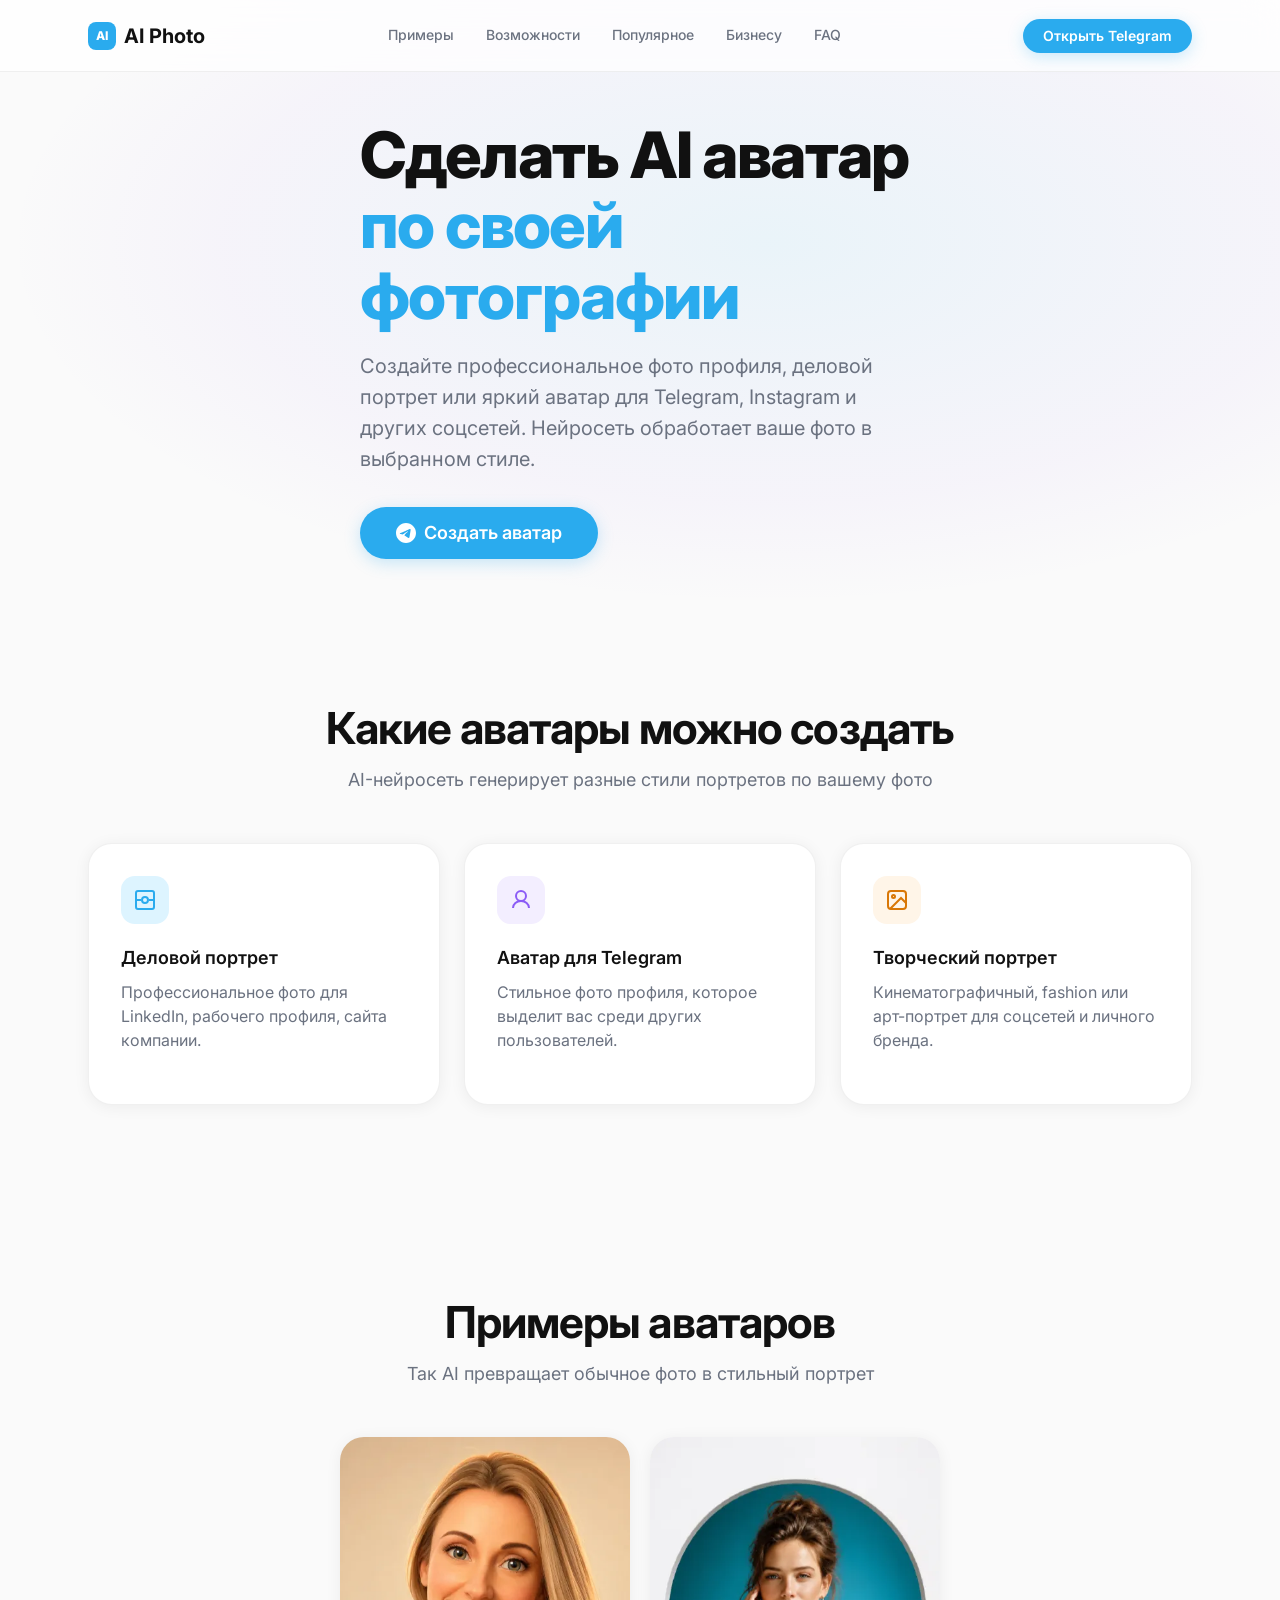
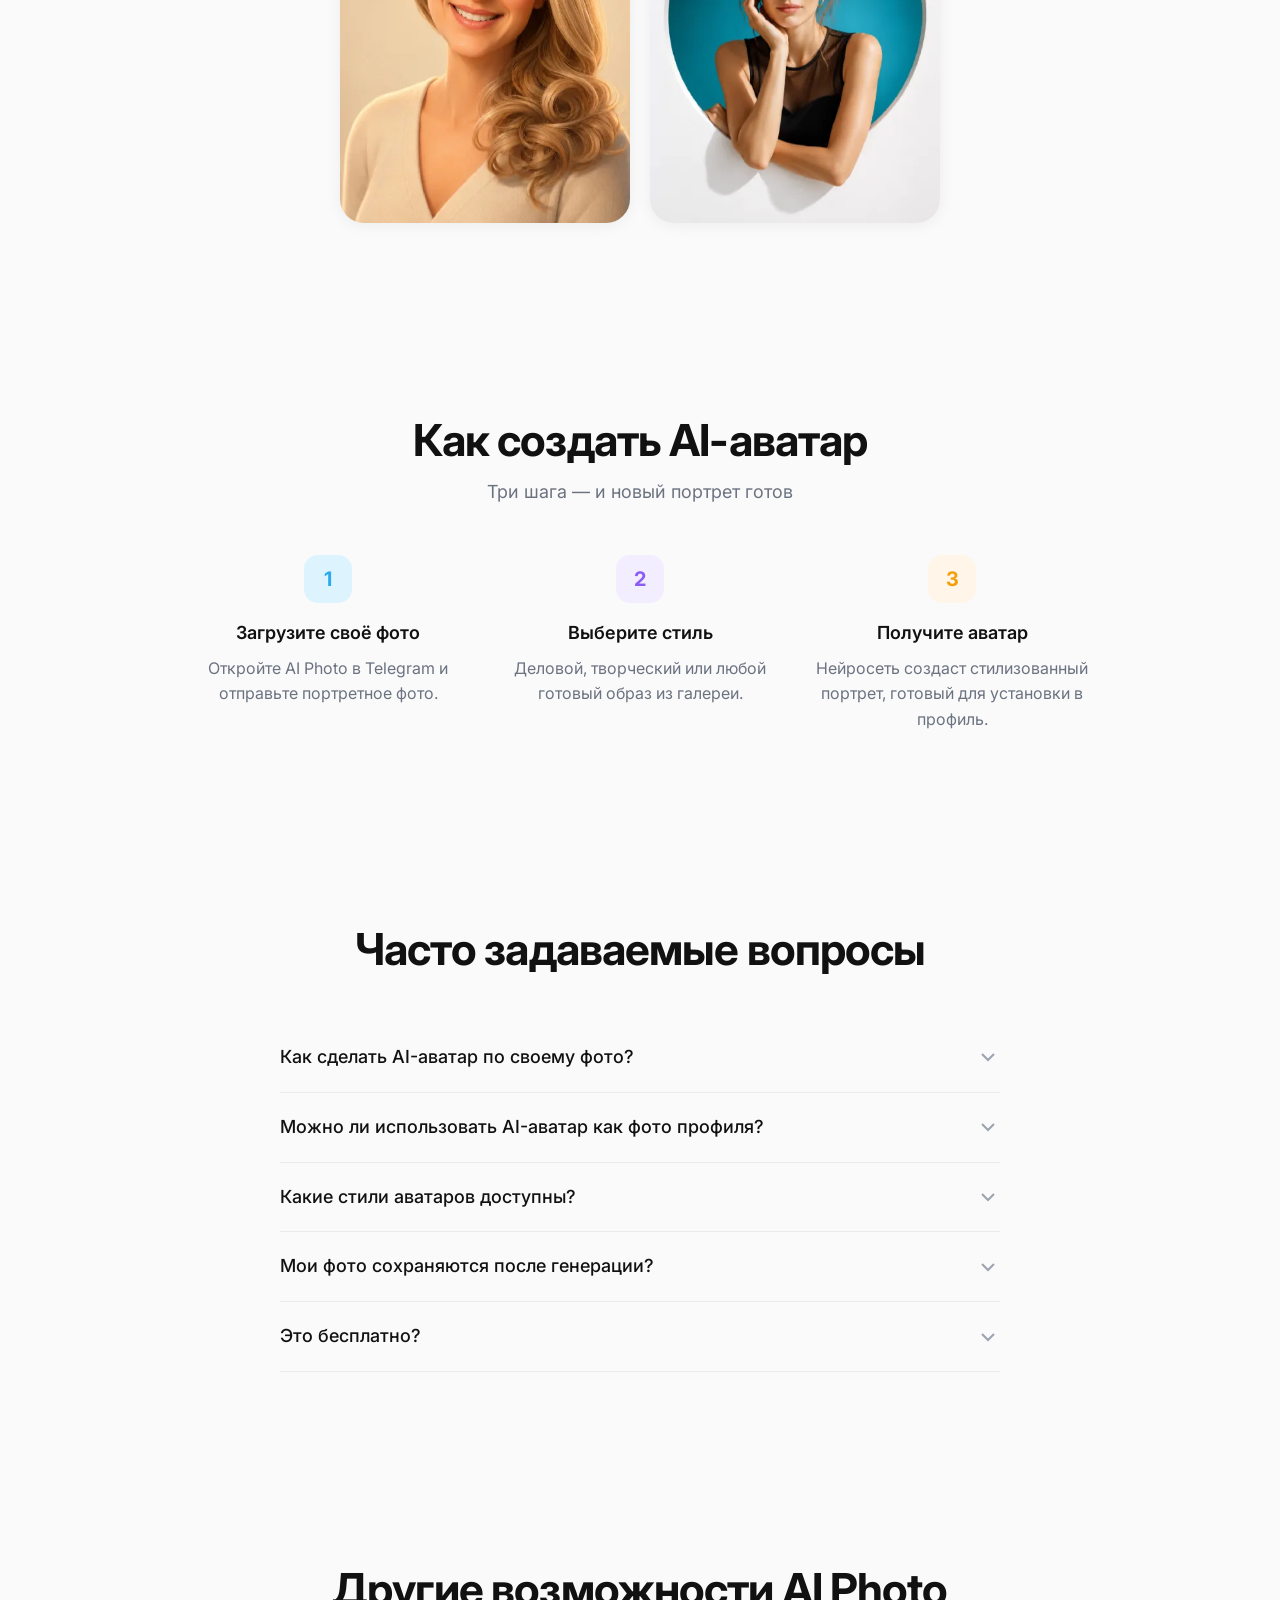
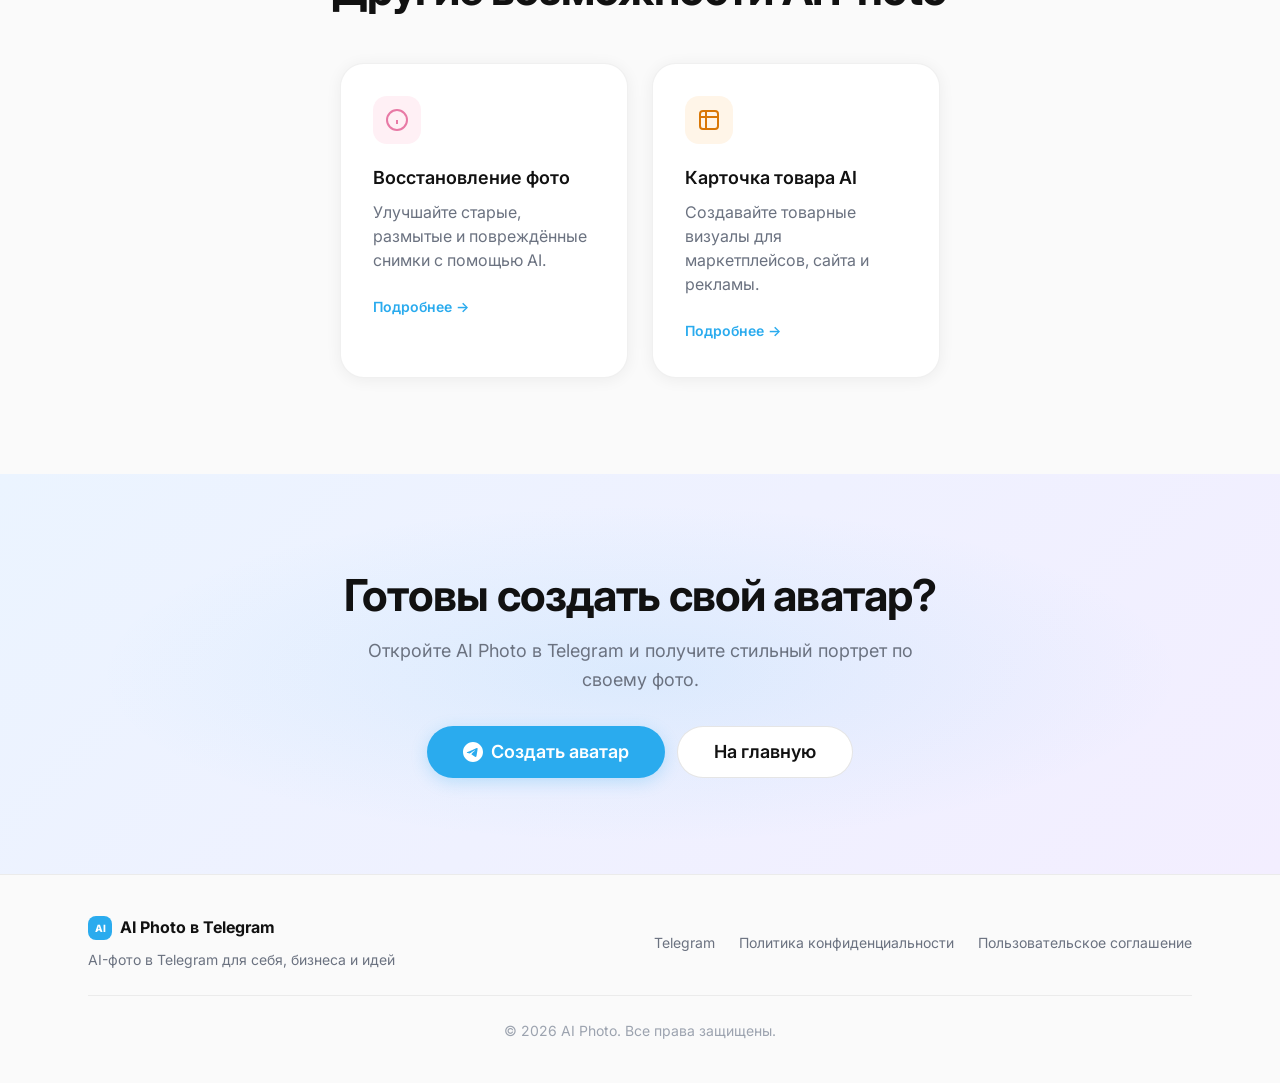
<file: ai-avatar/index.html>
<!DOCTYPE html>
<html lang="ru">
<head>
  <meta charset="UTF-8">
  <meta name="viewport" content="width=device-width, initial-scale=1.0">
  <meta name="format-detection" content="telephone=no">

  <title>AI аватар из фото — сделать аватар нейросеть в Telegram</title>
  <meta name="description" content="Сделайте AI-аватар по своей фотографии в Telegram. Профессиональное фото профиля, деловой портрет, яркий аватар для соцсетей с помощью нейросети.">
  <meta name="keywords" content="AI аватар, AI-аватар, аватар по фото, нейросеть аватар, фото профиля AI, аватар для Telegram, аватар для соцсетей, AI портрет по фото, деловой портрет AI">

  <meta name="robots" content="index, follow">
  <link rel="canonical" href="https://aiplatformimage.online/ai-avatar/">

  <meta property="og:title" content="AI аватар из фото — сделать аватар нейросеть в Telegram">
  <meta property="og:description" content="Сделайте AI-аватар по своей фотографии. Фото профиля, деловой портрет, аватар для соцсетей.">
  <meta property="og:type" content="website">
  <meta property="og:url" content="https://aiplatformimage.online/ai-avatar/">
  <meta property="og:image" content="https://aiplatformimage.online/images/og-image.jpg">
  <meta property="og:image:width" content="1200">
  <meta property="og:image:height" content="630">
  <meta property="og:locale" content="ru_RU">

  <meta name="twitter:card" content="summary_large_image">
  <meta name="twitter:title" content="AI аватар из фото — сделать аватар нейросеть в Telegram">
  <meta name="twitter:description" content="Сделайте AI-аватар по своей фотографии.">

  <!-- Schema -->
  <script type="application/ld+json">
  {
    "@context": "https://schema.org",
    "@type": "SoftwareApplication",
    "name": "AI Photo",
    "applicationCategory": "MultimediaApplication",
    "operatingSystem": "Telegram",
    "url": "https://t.me/ai_platform_image_bot",
    "description": "AI-фото в Telegram: фотосессии, аватары, карточки товара и восстановление фото.",
    "offers": {
      "@type": "Offer",
      "price": "0",
      "priceCurrency": "RUB"
    },
    "publisher": {
      "@type": "Organization",
      "@id": "https://aiplatformimage.online/#organization",
      "name": "AI Photo",
      "url": "https://aiplatformimage.online/",
      "sameAs": [
        "https://t.me/ai_platform_image",
        "https://t.me/ai_platform_image_bot"
      ]
    }
  }
  </script>

  <script type="application/ld+json">
  {
    "@context": "https://schema.org",
    "@type": "FAQPage",
    "mainEntity": [
      {
        "@type": "Question",
        "name": "Как сделать AI-аватар по своему фото?",
        "acceptedAnswer": {
          "@type": "Answer",
          "text": "Откройте AI Photo в Telegram, загрузите своё фото и выберите сценарий «Аватар». Нейросеть создаст стилизованный портрет для профиля."
        }
      },
      {
        "@type": "Question",
        "name": "Можно ли использовать AI-аватар как фото профиля?",
        "acceptedAnswer": {
          "@type": "Answer",
          "text": "Да. AI-аватар подходит для Telegram, Instagram, WhatsApp, LinkedIn и других соцсетей. Изображение выглядит естественно и профессионально."
        }
      },
      {
        "@type": "Question",
        "name": "Какие стили аватаров доступны?",
        "acceptedAnswer": {
          "@type": "Answer",
          "text": "Доступны деловой портрет, творческий аватар, фото в стиле журнала, кинематографичный портрет и другие стили. Выберите понравившийся пример в галерее."
        }
      },
      {
        "@type": "Question",
        "name": "Мои фото сохраняются после генерации?",
        "acceptedAnswer": {
          "@type": "Answer",
          "text": "Результат публикуется только по вашему выбору. После генерации можно сохранить аватар, удалить или перегенерировать."
        }
      },
      {
        "@type": "Question",
        "name": "Это бесплатно?",
        "acceptedAnswer": {
          "@type": "Answer",
          "text": "Нет. Все генерации оплачиваются кристаллами: одна генерация — один кристалл."
        }
      }
    ]
  }
  </script>

  <link rel="stylesheet" href="../css/style.css?v=15">
  <link rel="preload" href="https://fonts.googleapis.com/css2?family=Inter:wght@400;500;600;700;800&display=swap" as="style" onload="this.onload=null;this.rel='stylesheet'">
  <noscript><link rel="stylesheet" href="https://fonts.googleapis.com/css2?family=Inter:wght@400;500;600;700;800&display=swap"></noscript>

  <link rel="icon" type="image/svg+xml" href="data:image/svg+xml,<svg xmlns='http://www.w3.org/2000/svg' viewBox='0 0 32 32'><rect width='32' height='32' rx='8' fill='%232AABEE'/><text x='16' y='22' text-anchor='middle' fill='white' font-size='18' font-family='sans-serif' font-weight='bold'>AI</text></svg>">

  <script>(function(w,d,s,l,i){w[l]=w[l]||[];w[l].push({'gtm.start':
  new Date().getTime(),event:'gtm.js'});var f=d.getElementsByTagName(s)[0],
  j=d.createElement(s),dl=l!='dataLayer'?'&l='+l:'';j.async=true;j.src=
  'https://www.googletagmanager.com/gtm.js?id='+i+dl;f.parentNode.insertBefore(j,f);
  })(window,document,'script','dataLayer','GTM-W935FF33');</script>
</head>
<body>

<noscript><iframe src="https://www.googletagmanager.com/ns.html?id=GTM-W935FF33"
height="0" width="0" style="display:none;visibility:hidden"></iframe></noscript>

<header class="site-header" id="header">
  <div class="header-inner">
    <a href="../" class="header-logo" aria-label="AI Photo — на главную">
      <span class="header-logo-icon">AI</span>
      AI Photo
    </a>

    <nav class="header-nav" aria-label="Основная навигация">
      <a href="../#examples">Примеры</a>
      <a href="../#features">Возможности</a>
      <a href="../#popular">Популярное</a>
      <a href="../#business">Бизнесу</a>
      <a href="../#faq">FAQ</a>
    </nav>

    <div class="header-cta-desktop">
      <a href="https://t.me/ai_platform_image_bot" class="btn btn-primary btn-sm"
         data-event="click_telegram_header">Открыть Telegram</a>
    </div>

    <div class="header-cta-mobile">
      <a href="https://t.me/ai_platform_image_bot" class="btn btn-primary btn-sm"
         data-event="click_telegram_header">Telegram</a>
      <button class="burger" id="burger" aria-label="Открыть меню" aria-expanded="false">
        <span></span><span></span><span></span>
      </button>
    </div>
  </div>
</header>

<nav class="mobile-menu" id="mobile-menu" aria-label="Мобильная навигация">
  <a href="../#examples">Примеры</a>
  <a href="../#features">Возможности</a>
  <a href="../#popular">Популярное</a>
  <a href="../#business">Бизнесу</a>
  <a href="../#faq">FAQ</a>
  <a href="https://t.me/ai_platform_image_bot" class="btn btn-primary" data-event="click_telegram_header">Открыть в Telegram</a>
</nav>

<main>

  <section class="hero-section" id="hero">
    <div class="hero-bg" aria-hidden="true"></div>
    <div class="container hero-content" style="flex-direction: column; text-align: center;">
      <div class="hero-text anim-fade">
        <h1 class="hero-title">Сделать AI аватар <span class="accent">по своей фотографии</span></h1>
        <p class="hero-subtitle">Создайте профессиональное фото профиля, деловой портрет или яркий аватар для Telegram, Instagram и других соцсетей. Нейросеть обработает ваше фото в выбранном стиле.</p>

        <div class="btn-group">
          <a href="https://t.me/ai_platform_image/241" class="btn btn-primary btn-lg" data-event="click_avatar_cta_hero">
            <svg class="btn-icon" viewBox="0 0 24 24" fill="currentColor" aria-hidden="true"><path d="M12 0C5.373 0 0 5.373 0 12s5.373 12 12 12 12-5.373 12-12S18.627 0 12 0zm5.562 8.161c-.18 1.897-.962 6.502-1.359 8.627-.168.9-.5 1.201-.82 1.23-.697.064-1.226-.46-1.901-.903-1.056-.692-1.653-1.123-2.678-1.799-1.185-.781-.417-1.21.258-1.91.177-.184 3.247-2.977 3.307-3.23.007-.032.015-.15-.055-.212s-.174-.05-.249-.029c-.105.024-1.785 1.135-5.039 3.332-.477.328-.909.487-1.296.479-.426-.01-1.246-.241-1.855-.44-.747-.243-1.342-.371-1.29-.784.027-.215.324-.435.889-.66 3.484-1.519 5.807-2.522 6.968-3.008 3.318-1.38 4.008-1.62 4.458-1.628.099-.002.32.023.464.139.12.098.153.228.169.32.016.092.036.302.02.466z"/></svg>
            Создать аватар
          </a>
        </div>
      </div>
    </div>
  </section>

  <section class="section" id="benefits">
    <div class="container">
      <div class="section-header anim-fade">
        <h2 class="section-title">Какие аватары можно создать</h2>
        <p class="section-subtitle">AI-нейросеть генерирует разные стили портретов по вашему фото</p>
      </div>

      <div class="features-grid" style="grid-template-columns: repeat(3, 1fr);">
        <div class="feature-card anim-fade">
          <div class="feature-icon blue">
            <svg width="24" height="24" viewBox="0 0 24 24" fill="none" stroke="currentColor" stroke-width="2"><rect x="3" y="3" width="18" height="18" rx="2"/><circle cx="12" cy="12" r="3"/><path d="M20 12h-4M8 12H4"/></svg>
          </div>
          <h3>Деловой портрет</h3>
          <p>Профессиональное фото для LinkedIn, рабочего профиля, сайта компании.</p>
        </div>

        <div class="feature-card anim-fade">
          <div class="feature-icon violet">
            <svg width="24" height="24" viewBox="0 0 24 24" fill="none" stroke="currentColor" stroke-width="2"><circle cx="12" cy="8" r="5"/><path d="M4 20c0-4 3.6-7 8-7s8 3 8 7"/></svg>
          </div>
          <h3>Аватар для Telegram</h3>
          <p>Стильное фото профиля, которое выделит вас среди других пользователей.</p>
        </div>

        <div class="feature-card anim-fade">
          <div class="feature-icon cream">
            <svg width="24" height="24" viewBox="0 0 24 24" fill="none" stroke="currentColor" stroke-width="2"><rect x="3" y="3" width="18" height="18" rx="3"/><circle cx="8.5" cy="8.5" r="1.5"/><path d="M21 15l-5-5L5 21"/></svg>
          </div>
          <h3>Творческий портрет</h3>
          <p>Кинематографичный, fashion или арт-портрет для соцсетей и личного бренда.</p>
        </div>
      </div>
    </div>
  </section>

  <section class="section section-alt" id="examples">
    <div class="container">
      <div class="section-header anim-fade">
        <h2 class="section-title">Примеры аватаров</h2>
        <p class="section-subtitle">Так AI превращает обычное фото в стильный портрет</p>
      </div>

      <div class="gallery-grid" style="grid-template-columns: repeat(2, 1fr); max-width: 600px; margin: 0 auto;">
        <div class="gallery-card anim-fade">
          <div class="gallery-card-img">
            <img src="../images/examples/avatar.webp" alt="AI-аватар для Telegram" loading="lazy">
          </div>
          <div class="gallery-card-body">
            <h3 class="gallery-card-title">AI-аватар</h3>
            <div class="gallery-card-tags">
              <span class="tag">#telegram</span><span class="tag">#профиль</span><span class="tag">#портрет</span>
            </div>
            <a href="https://t.me/ai_platform_image/241/285" class="btn btn-primary btn-sm" data-event="click_avatar_card" data-card="avatar">Создать аватар</a>
          </div>
        </div>

        <div class="gallery-card anim-fade">
          <div class="gallery-card-img">
            <img src="../images/popular/profile-photo.webp" alt="Фото для профиля" loading="lazy">
          </div>
          <div class="gallery-card-body">
            <h3 class="gallery-card-title">Фото профиля</h3>
            <div class="gallery-card-tags">
              <span class="tag">#аватар</span><span class="tag">#соцсети</span><span class="tag">#портрет</span>
            </div>
            <a href="https://t.me/ai_platform_image/241/289" class="btn btn-primary btn-sm" data-event="click_avatar_card" data-card="profile_photo">Сделать аватар</a>
          </div>
        </div>
      </div>
    </div>
  </section>

  <section class="section" id="how-it-works">
    <div class="container">
      <div class="section-header anim-fade">
        <h2 class="section-title">Как создать AI-аватар</h2>
        <p class="section-subtitle">Три шага — и новый портрет готов</p>
      </div>

      <div style="display: flex; gap: 2rem; justify-content: center; text-align: center; flex-wrap: wrap;">
        <div class="anim-fade" style="flex: 1; min-width: 200px; max-width: 280px;">
          <div style="width:48px;height:48px;background:#DDF4FF;border-radius:14px;display:inline-flex;align-items:center;justify-content:center;font-weight:700;font-size:1.25rem;color:#2AABEE;margin-bottom:1rem;">1</div>
          <h3 style="font-size:1.125rem;font-weight:600;margin-bottom:0.5rem;">Загрузите своё фото</h3>
          <p style="color:#6B7280;font-size:1rem;">Откройте AI Photo в Telegram и отправьте портретное фото.</p>
        </div>
        <div style="flex: 1; min-width: 200px; max-width: 280px;">
          <div style="width:48px;height:48px;background:#F3EEFF;border-radius:14px;display:inline-flex;align-items:center;justify-content:center;font-weight:700;font-size:1.25rem;color:#8B5CF6;margin-bottom:1rem;">2</div>
          <h3 style="font-size:1.125rem;font-weight:600;margin-bottom:0.5rem;">Выберите стиль</h3>
          <p style="color:#6B7280;font-size:1rem;">Деловой, творческий или любой готовый образ из галереи.</p>
        </div>
        <div style="flex: 1; min-width: 200px; max-width: 280px;">
          <div style="width:48px;height:48px;background:#FFF5E8;border-radius:14px;display:inline-flex;align-items:center;justify-content:center;font-weight:700;font-size:1.25rem;color:#F59E0B;margin-bottom:1rem;">3</div>
          <h3 style="font-size:1.125rem;font-weight:600;margin-bottom:0.5rem;">Получите аватар</h3>
          <p style="color:#6B7280;font-size:1rem;">Нейросеть создаст стилизованный портрет, готовый для установки в профиль.</p>
        </div>
      </div>
    </div>
  </section>

  <section class="section section-alt" id="faq">
    <div class="container">
      <div class="section-header anim-fade">
        <h2 class="section-title">Часто задаваемые вопросы</h2>
      </div>

      <div class="faq-list anim-fade" style="max-width:720px;margin:0 auto;">
        <details class="faq-item">
          <summary class="faq-question">Как сделать AI-аватар по своему фото?
            <svg class="faq-chevron" viewBox="0 0 24 24" fill="none" stroke="currentColor" stroke-width="2" aria-hidden="true"><polyline points="6 9 12 15 18 9"/></svg>
          </summary>
          <div class="faq-answer">Откройте AI Photo в Telegram, загрузите своё фото и выберите сценарий «Аватар». Нейросеть создаст стилизованный портрет для профиля.</div>
        </details>

        <details class="faq-item">
          <summary class="faq-question">Можно ли использовать AI-аватар как фото профиля?
            <svg class="faq-chevron" viewBox="0 0 24 24" fill="none" stroke="currentColor" stroke-width="2" aria-hidden="true"><polyline points="6 9 12 15 18 9"/></svg>
          </summary>
          <div class="faq-answer">Да. AI-аватар подходит для Telegram, Instagram, WhatsApp, LinkedIn и других соцсетей. Изображение выглядит естественно и профессионально.</div>
        </details>

        <details class="faq-item">
          <summary class="faq-question">Какие стили аватаров доступны?
            <svg class="faq-chevron" viewBox="0 0 24 24" fill="none" stroke="currentColor" stroke-width="2" aria-hidden="true"><polyline points="6 9 12 15 18 9"/></svg>
          </summary>
          <div class="faq-answer">Доступны деловой портрет, творческий аватар, фото в стиле журнала, кинематографичный портрет и другие стили. Выберите понравившийся пример в галерее.</div>
        </details>

        <details class="faq-item">
          <summary class="faq-question">Мои фото сохраняются после генерации?
            <svg class="faq-chevron" viewBox="0 0 24 24" fill="none" stroke="currentColor" stroke-width="2" aria-hidden="true"><polyline points="6 9 12 15 18 9"/></svg>
          </summary>
          <div class="faq-answer">Результат публикуется только по вашему выбору. После генерации можно сохранить аватар, удалить или перегенерировать.</div>
        </details>

        <details class="faq-item">
          <summary class="faq-question">Это бесплатно?
            <svg class="faq-chevron" viewBox="0 0 24 24" fill="none" stroke="currentColor" stroke-width="2" aria-hidden="true"><polyline points="6 9 12 15 18 9"/></svg>
          </summary>
          <div class="faq-answer">Нет. Все генерации оплачиваются кристаллами: одна генерация — один кристалл.</div>
        </details>
      </div>
    </div>
  </section>

  <section class="section">
    <div class="container">
      <div class="section-header anim-fade">
        <h2 class="section-title">Другие возможности AI Photo</h2>
      </div>
      <div class="features-grid anim-fade" style="grid-template-columns: repeat(2, 1fr); max-width: 600px; margin: 0 auto;">
        <a href="../vosstanovlenie-foto/" class="feature-card" style="text-decoration: none;">
          <div class="feature-icon pink">
            <svg width="24" height="24" viewBox="0 0 24 24" fill="none" stroke="currentColor" stroke-width="2"><circle cx="12" cy="12" r="10"/><path d="M12 16v-4M12 8h.01"/></svg>
          </div>
          <h3>Восстановление фото</h3>
          <p>Улучшайте старые, размытые и повреждённые снимки с помощью AI.</p>
          <span style="color:#2AABEE;font-weight:600;font-size:0.875rem;">Подробнее →</span>
        </a>
        <a href="../kartochka-tovara/" class="feature-card" style="text-decoration: none;">
          <div class="feature-icon cream">
            <svg width="24" height="24" viewBox="0 0 24 24" fill="none" stroke="currentColor" stroke-width="2"><rect x="3" y="3" width="18" height="18" rx="3"/><path d="M3 9h18M9 3v18"/></svg>
          </div>
          <h3>Карточка товара AI</h3>
          <p>Создавайте товарные визуалы для маркетплейсов, сайта и рекламы.</p>
          <span style="color:#2AABEE;font-weight:600;font-size:0.875rem;">Подробнее →</span>
        </a>
      </div>
    </div>
  </section>

  <section class="section final-cta-section" id="cta">
    <div class="container">
      <div class="final-cta-inner anim-fade">
        <h2>Готовы создать свой аватар?</h2>
        <p>Откройте AI Photo в Telegram и получите стильный портрет по своему фото.</p>
        <div class="btn-group" style="justify-content:center;">
          <a href="https://t.me/ai_platform_image/241" class="btn btn-primary btn-lg" data-event="click_avatar_cta_final">
            <svg class="btn-icon" viewBox="0 0 24 24" fill="currentColor" aria-hidden="true"><path d="M12 0C5.373 0 0 5.373 0 12s5.373 12 12 12 12-5.373 12-12S18.627 0 12 0zm5.562 8.161c-.18 1.897-.962 6.502-1.359 8.627-.168.9-.5 1.201-.82 1.23-.697.064-1.226-.46-1.901-.903-1.056-.692-1.653-1.123-2.678-1.799-1.185-.781-.417-1.21.258-1.91.177-.184 3.247-2.977 3.307-3.23.007-.032.015-.15-.055-.212s-.174-.05-.249-.029c-.105.024-1.785 1.135-5.039 3.332-.477.328-.909.487-1.296.479-.426-.01-1.246-.241-1.855-.44-.747-.243-1.342-.371-1.29-.784.027-.215.324-.435.889-.66 3.484-1.519 5.807-2.522 6.968-3.008 3.318-1.38 4.008-1.62 4.458-1.628.099-.002.32.023.464.139.12.098.153.228.169.32.016.092.036.302.02.466z"/></svg>
            Создать аватар
          </a>
          <a href="../" class="btn btn-secondary btn-lg">На главную</a>
        </div>
      </div>
    </div>
  </section>

</main>

<footer class="site-footer" role="contentinfo">
  <div class="container">
    <div class="footer-inner">
      <div class="footer-brand">
        <div class="footer-logo">
          <span class="header-logo-icon" style="width:24px;height:24px;font-size:0.625rem;">AI</span>
          AI Photo в Telegram
        </div>
        <p class="footer-tagline">AI-фото в Telegram для себя, бизнеса и идей</p>
      </div>

      <nav class="footer-links" aria-label="Дополнительные ссылки">
        <a href="https://t.me/ai_platform_image" target="_blank" rel="noopener">Telegram</a>
        <a href="../privacy.html">Политика конфиденциальности</a>
        <a href="../terms.html">Пользовательское соглашение</a>
      </nav>
    </div>

    <div class="footer-bottom">
      <p>&copy; 2026 AI Photo. Все права защищены.</p>
    </div>
  </div>
</footer>

<script type="text/javascript">
    (function(m,e,t,r,i,k,a){
        m[i]=m[i]||function(){(m[i].a=m[i].a||[]).push(arguments)};
        m[i].l=1*new Date();
        for (var j = 0; j < document.scripts.length; j++) {if (document.scripts[j].src === r) { return; }}
        k=e.createElement(t),a=e.getElementsByTagName(t)[0],k.async=1,k.src=r,a.parentNode.insertBefore(k,a)
    })(window, document,'script','https://mc.yandex.ru/metrika/tag.js?id=109350622', 'ym');

    ym(109350622, 'init', {ssr:true, webvisor:true, clickmap:true, ecommerce:"dataLayer", referrer: document.referrer, url: location.href, accurateTrackBounce:true, trackLinks:true});
</script>
<noscript><div><img src="https://mc.yandex.ru/watch/109350622" style="position:absolute; left:-9999px;" alt="" /></div></noscript>
<script>window._ymId = '109350622';</script>

<script src="../js/main.js"></script>

</body>
</html>
</file>
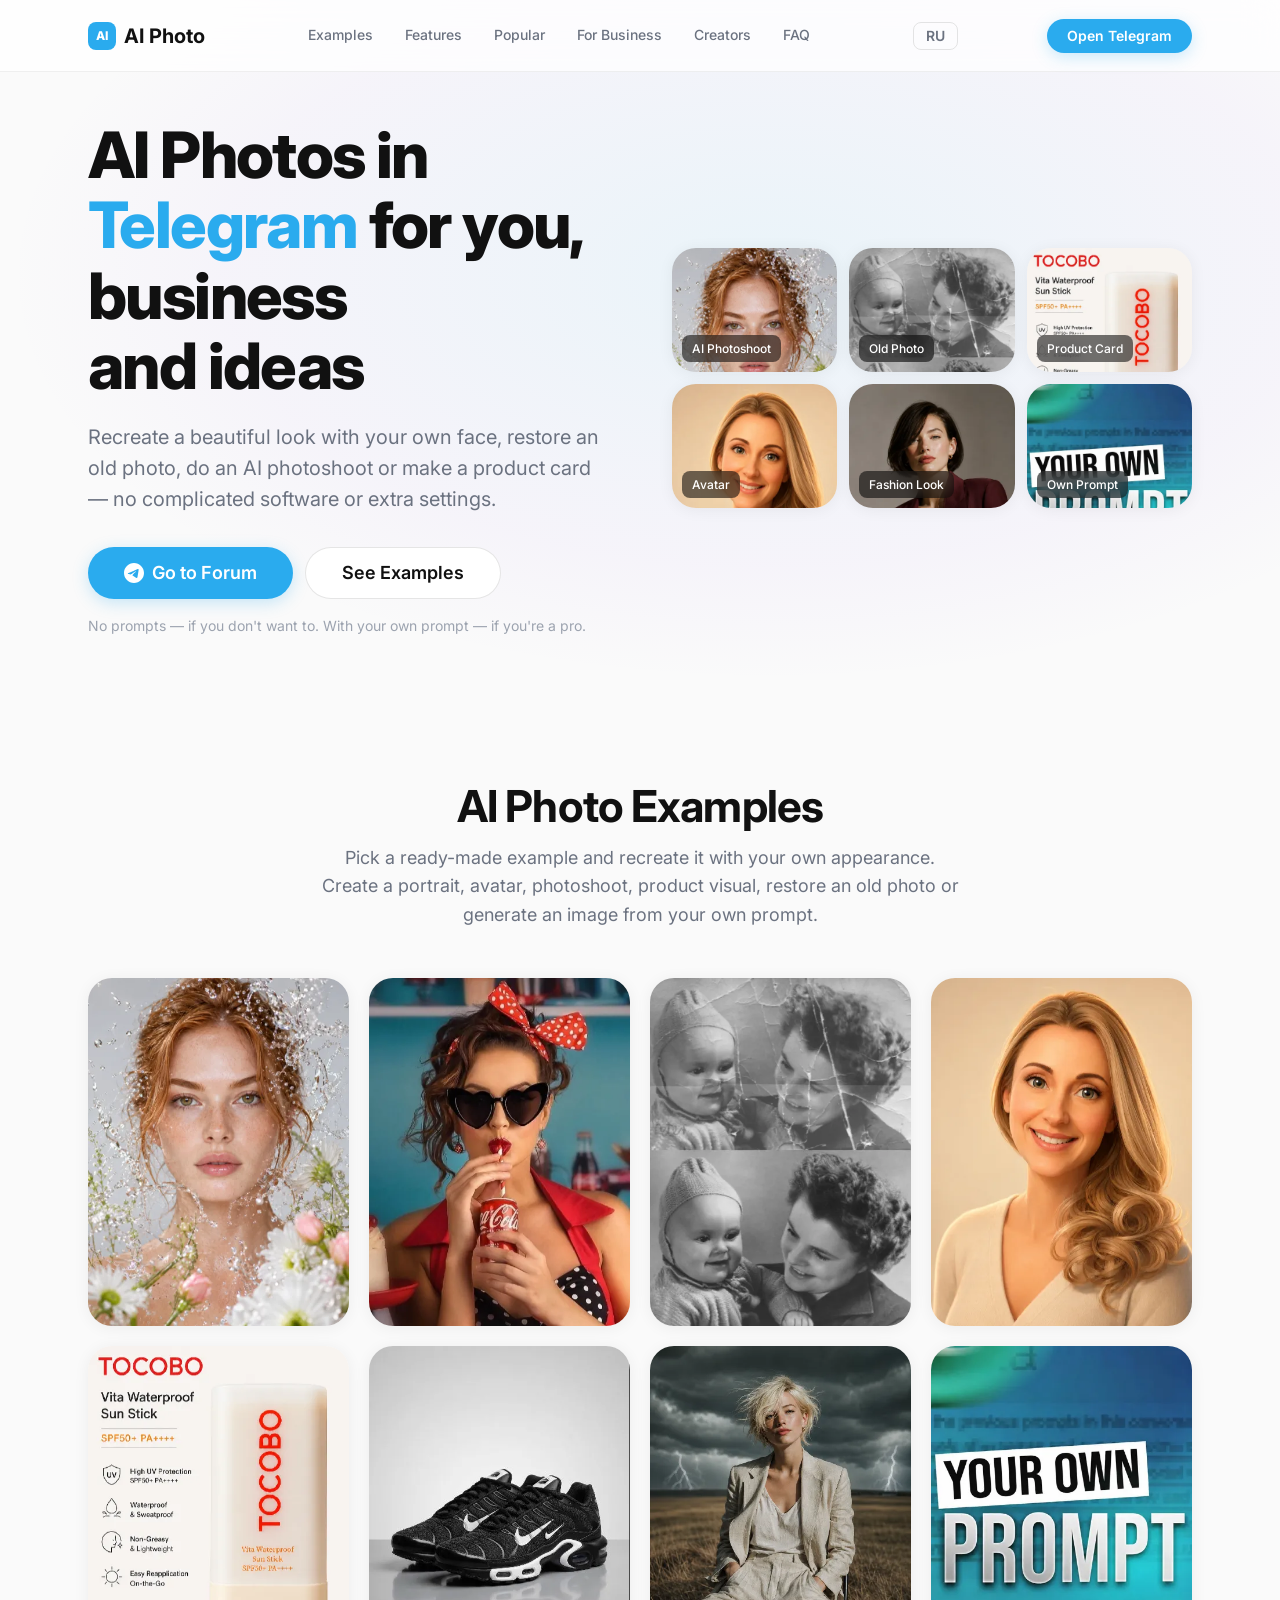
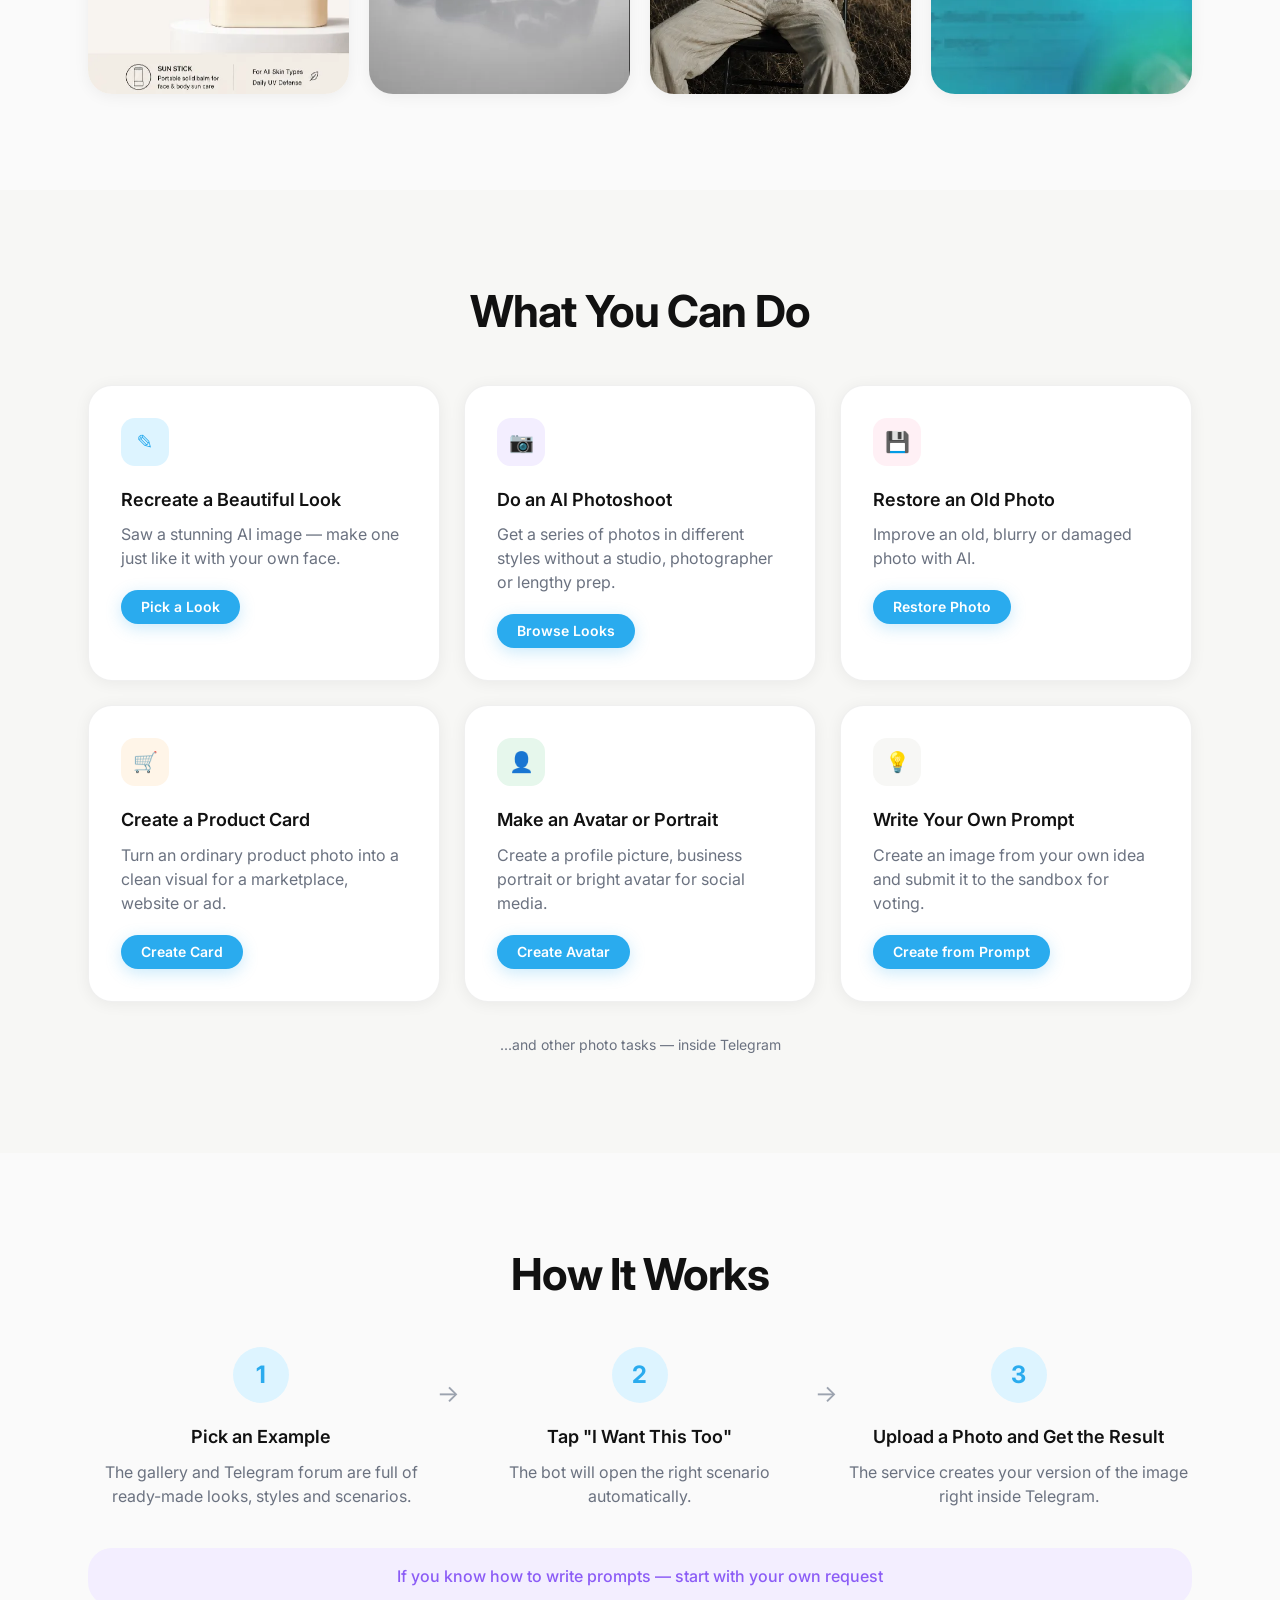
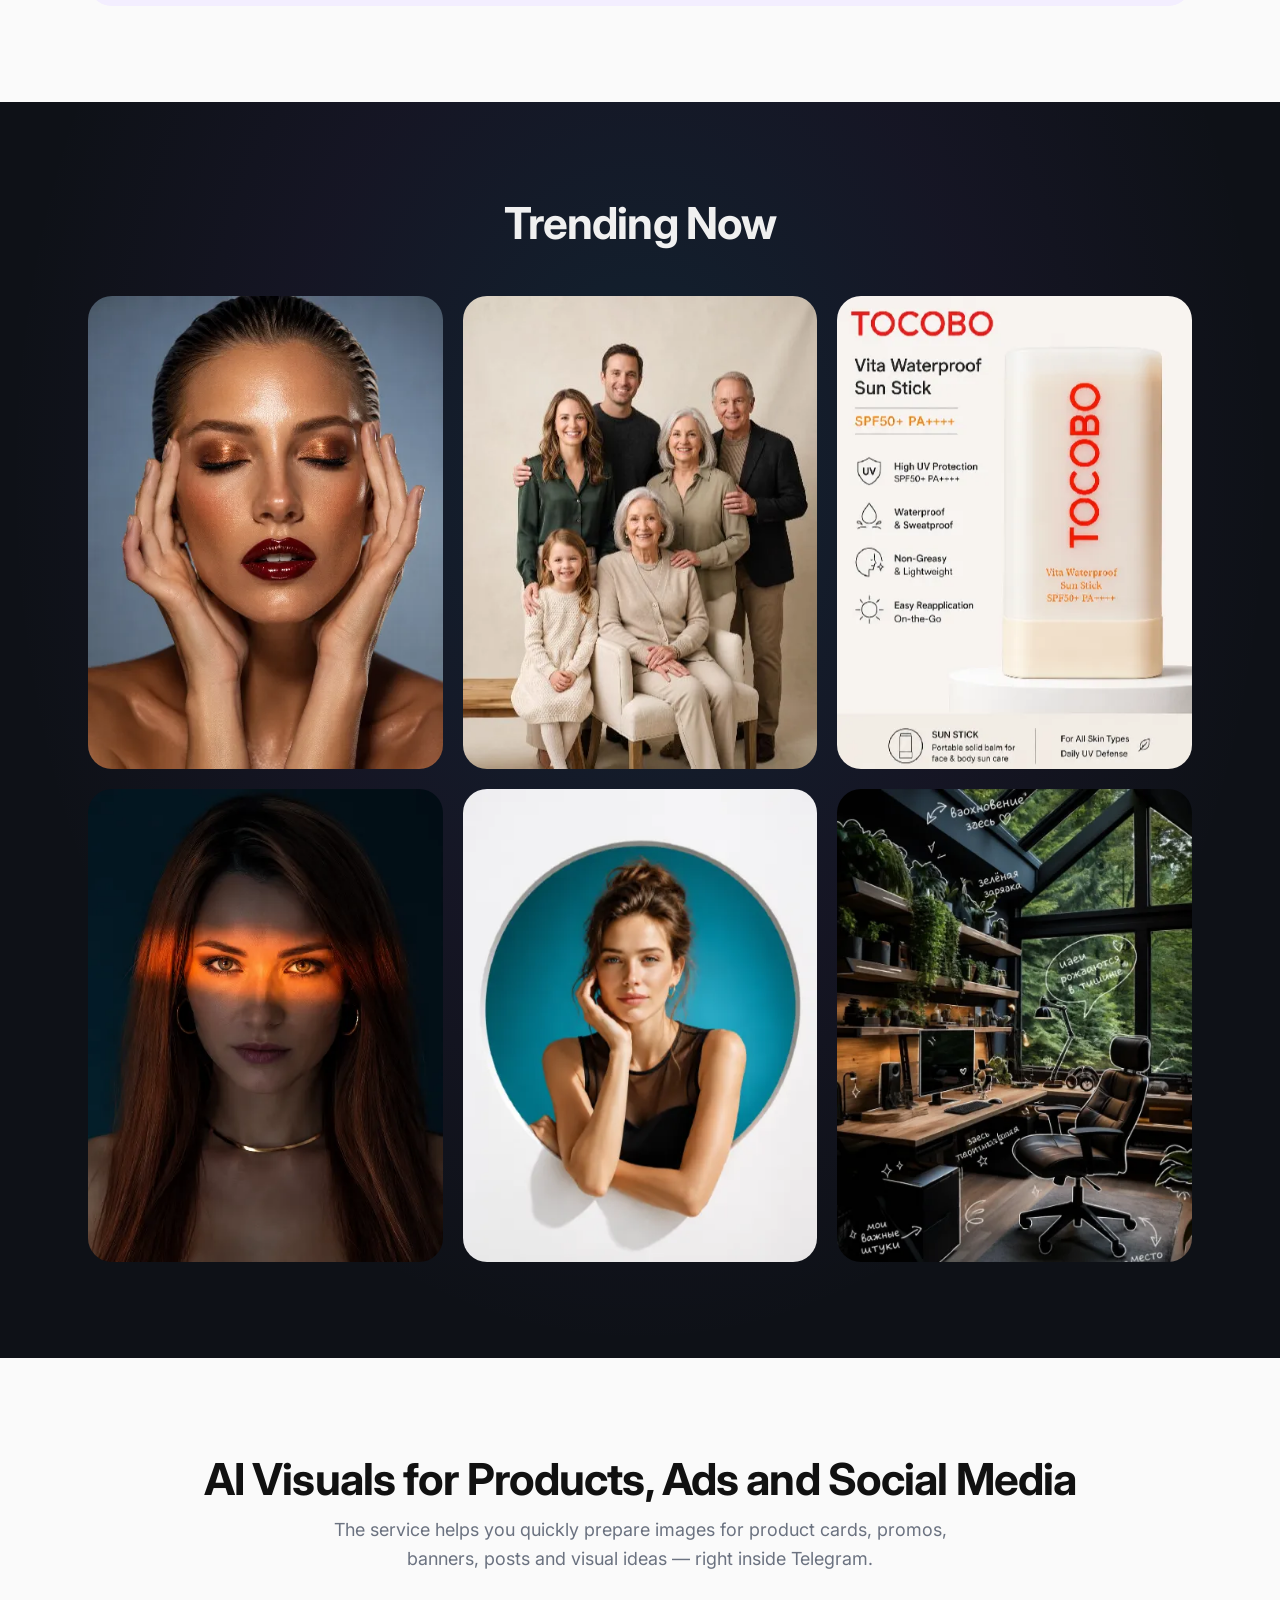
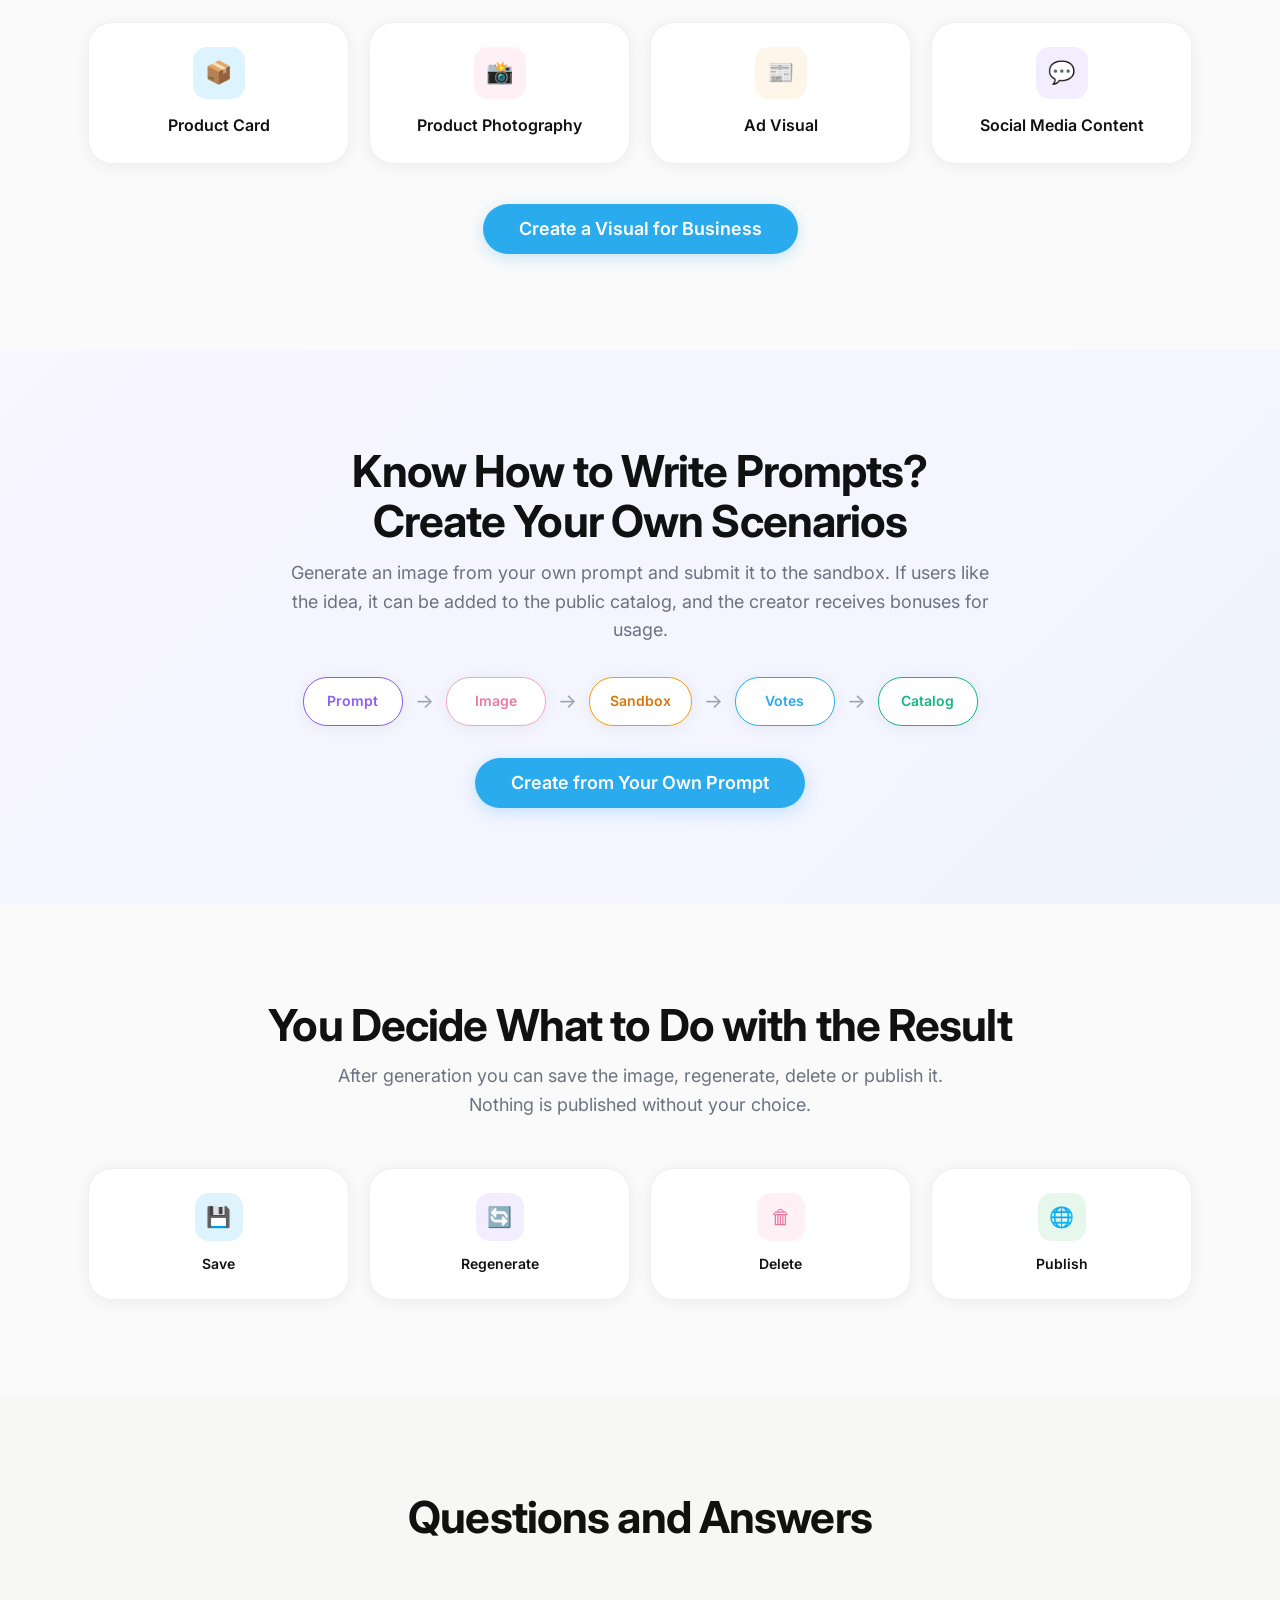
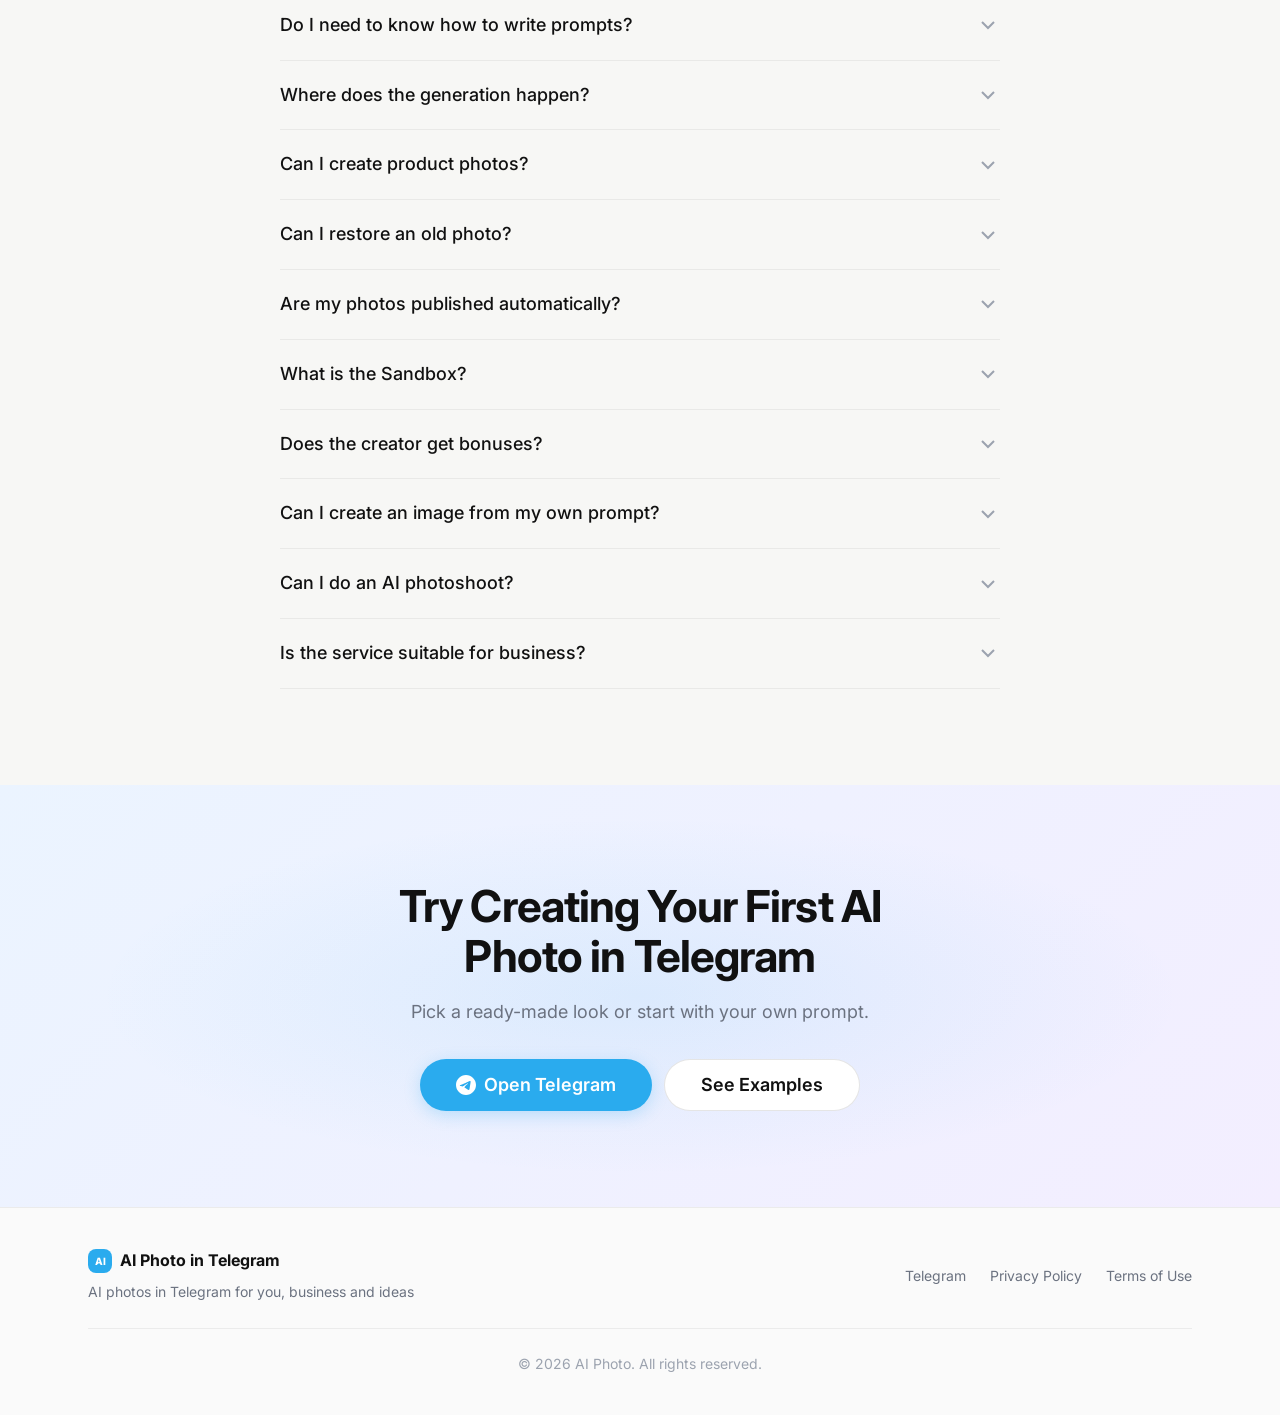
<file: en/index.html>
<!DOCTYPE html>
<html lang="en">
<head>
<script>
(function(){
  if(sessionStorage.getItem('lang_override'))return;
  var l=(navigator.language||'').toLowerCase();
  if(l.startsWith('ru')){
    location.replace(location.origin+location.pathname.replace('/en/','/'));
  }
})();
</script>
  <meta charset="UTF-8">
  <meta name="viewport" content="width=device-width, initial-scale=1.0">
  <meta name="format-detection" content="telephone=no">

  <title>AI Photos in Telegram — Photoshoots, Avatars, Product Cards &amp; Photo Restoration</title>
  <meta name="description" content="Create AI photos in Telegram: recreate stunning looks with your own face, restore old photos, make product cards and images from your own prompts.">
  <meta name="keywords" content="AI photo, neural network photo, AI photoshoot, photo restoration, AI avatar, product card, Telegram bot, AI images">

  <meta name="robots" content="index, follow">
  <link rel="canonical" href="https://aiplatformimage.online/en/">
  <link rel="alternate" hreflang="ru" href="https://aiplatformimage.online/">
  <link rel="alternate" hreflang="en" href="https://aiplatformimage.online/en/">
  <link rel="alternate" hreflang="x-default" href="https://aiplatformimage.online/">

  <!-- Open Graph -->
  <meta property="og:title" content="AI Photos in Telegram">
  <meta property="og:description" content="Recreate a beautiful look, restore a photo or generate an image from your own prompt.">
  <meta property="og:type" content="website">
  <meta property="og:url" content="https://aiplatformimage.online/en/">
  <meta property="og:image" content="https://aiplatformimage.online/images/og-image.jpg">
  <meta property="og:image:width" content="1200">
  <meta property="og:image:height" content="630">
  <meta property="og:locale" content="en_US">
  <meta property="og:locale:alternate" content="ru_RU">

  <!-- Twitter Card -->
  <meta name="twitter:card" content="summary_large_image">
  <meta name="twitter:title" content="AI Photos in Telegram">
  <meta name="twitter:description" content="Recreate a beautiful look, restore a photo or generate an image from your own prompt.">

  <!-- JSON-LD Structured Data -->

  <!-- SoftwareApplication + Organization -->
  <script type="application/ld+json">
  {
    "@context": "https://schema.org",
    "@type": "SoftwareApplication",
    "name": "AI Photo",
    "applicationCategory": "MultimediaApplication",
    "operatingSystem": "Telegram",
    "url": "https://t.me/ai_platform_image_bot",
    "description": "AI photos in Telegram: photoshoots, avatars, product cards and photo restoration.",
    "offers": {
      "@type": "Offer",
      "price": "0",
      "priceCurrency": "RUB"
    },
    "publisher": {
      "@type": "Organization",
      "@id": "https://aiplatformimage.online/#organization",
      "name": "AI Photo",
      "url": "https://aiplatformimage.online/",
      "sameAs": [
        "https://t.me/ai_platform_image",
        "https://t.me/ai_platform_image_bot"
      ]
    }
  }
  </script>

  <!-- WebSite -->
  <script type="application/ld+json">
  {
    "@context": "https://schema.org",
    "@type": "WebSite",
    "@id": "https://aiplatformimage.online/en/#website",
    "url": "https://aiplatformimage.online/en/",
    "name": "AI Photo in Telegram",
    "description": "AI photos in Telegram for you, your business and ideas.",
    "inLanguage": "en"
  }
  </script>

  <!-- FAQPage -->
  <script type="application/ld+json">
  {
    "@context": "https://schema.org",
    "@type": "FAQPage",
    "mainEntity": [
      {
        "@type": "Question",
        "name": "Do I need to know how to write prompts?",
        "acceptedAnswer": {
          "@type": "Answer",
          "text": "No. You can pick a ready-made example and recreate it with your own appearance. If you know how to write prompts, you can create an image from your own request."
        }
      },
      {
        "@type": "Question",
        "name": "Where does the generation happen?",
        "acceptedAnswer": {
          "@type": "Answer",
          "text": "In the Telegram bot. The website shows what is possible and quickly takes you to Telegram."
        }
      },
      {
        "@type": "Question",
        "name": "Can I create product photos?",
        "acceptedAnswer": {
          "@type": "Answer",
          "text": "Yes. You can create product cards, still-life visuals and images for ads, marketplaces, websites and social media."
        }
      },
      {
        "@type": "Question",
        "name": "Can I restore an old photo?",
        "acceptedAnswer": {
          "@type": "Answer",
          "text": "Yes. AI scenarios allow you to improve old, blurry or damaged photos."
        }
      },
      {
        "@type": "Question",
        "name": "Are my photos published automatically?",
        "acceptedAnswer": {
          "@type": "Answer",
          "text": "No. Results are only published if you choose to. After generation you can save, delete, regenerate or publish."
        }
      },
      {
        "@type": "Question",
        "name": "What is the Sandbox?",
        "acceptedAnswer": {
          "@type": "Answer",
          "text": "It is a section where users can submit their own ideas and images. If the community likes a piece, it can be promoted to the public catalog."
        }
      },
      {
        "@type": "Question",
        "name": "Does the creator get bonuses?",
        "acceptedAnswer": {
          "@type": "Answer",
          "text": "Yes. If a user scenario becomes popular and enters the catalog, the creator can receive bonuses for its usage."
        }
      },
      {
        "@type": "Question",
        "name": "Can I create an image from my own prompt?",
        "acceptedAnswer": {
          "@type": "Answer",
          "text": "Yes. There is a custom prompt mode for advanced users."
        }
      },
      {
        "@type": "Question",
        "name": "Can I do an AI photoshoot?",
        "acceptedAnswer": {
          "@type": "Answer",
          "text": "Yes. Pick a ready-made photoshoot style, upload your photo and get an image in the chosen look."
        }
      },
      {
        "@type": "Question",
        "name": "Is the service suitable for business?",
        "acceptedAnswer": {
          "@type": "Answer",
          "text": "Yes. The service is used for product cards, still-life photography, ad images and social media content."
        }
      }
    ]
  }
  </script>

  <!-- HowTo -->
  <script type="application/ld+json">
  {
    "@context": "https://schema.org",
    "@type": "HowTo",
    "name": "How to Create AI Photos in Telegram",
    "step": [
      {
        "@type": "HowToStep",
        "position": 1,
        "name": "Pick an example",
        "text": "The gallery has ready-made looks, styles and scenarios."
      },
      {
        "@type": "HowToStep",
        "position": 2,
        "name": "Tap I want this too",
        "text": "The bot opens the right scenario automatically."
      },
      {
        "@type": "HowToStep",
        "position": 3,
        "name": "Upload a photo and get the result",
        "text": "The service creates your version of the image right in Telegram."
      }
    ]
  }
  </script>

  <!-- Content Config -->
  <script type="application/json" id="content-config">
  {
    "telegram": {
      "botUrl": "https://t.me/ai_platform_image_bot",
      "forumUrl": "https://t.me/ai_platform_image"
    },
    "images": {
      "enabled": true,
      "basePath": "../images/"
    }
  }
  </script>

  <!-- Styles -->
  <link rel="stylesheet" href="../css/style.css?v=15">
  <link rel="preload" href="https://fonts.googleapis.com/css2?family=Inter:wght@400;500;600;700;800&display=swap" as="style" onload="this.onload=null;this.rel='stylesheet'">
  <noscript><link rel="stylesheet" href="https://fonts.googleapis.com/css2?family=Inter:wght@400;500;600;700;800&display=swap"></noscript>

  <!-- Favicon -->
  <link rel="icon" type="image/svg+xml" href="data:image/svg+xml,<svg xmlns='http://www.w3.org/2000/svg' viewBox='0 0 32 32'><rect width='32' height='32' rx='8' fill='%232AABEE'/><text x='16' y='22' text-anchor='middle' fill='white' font-size='18' font-family='sans-serif' font-weight='bold'>AI</text></svg>">

  <!-- Google Tag Manager -->
  <script>(function(w,d,s,l,i){w[l]=w[l]||[];w[l].push({'gtm.start':
  new Date().getTime(),event:'gtm.js'});var f=d.getElementsByTagName(s)[0],
  j=d.createElement(s),dl=l!='dataLayer'?'&l='+l:'';j.async=true;j.src=
  'https://www.googletagmanager.com/gtm.js?id='+i+dl;f.parentNode.insertBefore(j,f);
  })(window,document,'script','dataLayer','GTM-W935FF33');</script>
  <!-- End Google Tag Manager -->
</head>
<body>

<!-- Google Tag Manager (noscript) -->
<noscript><iframe src="https://www.googletagmanager.com/ns.html?id=GTM-W935FF33"
height="0" width="0" style="display:none;visibility:hidden"></iframe></noscript>
<!-- End Google Tag Manager (noscript) -->

<!-- ============================================================
   HEADER
   ============================================================ -->
<header class="site-header" id="header">
  <div class="header-inner">
    <a href="#" class="header-logo" aria-label="AI Photo — Home">
      <span class="header-logo-icon">AI</span>
      AI Photo
    </a>

    <nav class="header-nav" aria-label="Main navigation">
      <a href="#examples">Examples</a>
      <a href="#features">Features</a>
      <a href="#popular">Popular</a>
      <a href="#business">For Business</a>
      <a href="#creators">Creators</a>
      <a href="#faq">FAQ</a>
    </nav>

    <a href="https://aiplatformimage.online/" class="lang-switch lang-switch-desktop" aria-label="Russian version"
       onclick="sessionStorage.setItem('lang_override','1')">RU</a>

    <div class="header-cta-desktop">
      <a href="https://t.me/ai_platform_image_bot" class="btn btn-primary btn-sm"
         data-event="click_telegram_header">Open Telegram</a>
    </div>

    <div class="header-cta-mobile">
      <a href="https://t.me/ai_platform_image_bot" class="btn btn-primary btn-sm"
         data-event="click_telegram_header">Telegram</a>
      <button class="burger" id="burger" aria-label="Open menu" aria-expanded="false">
        <span></span><span></span><span></span>
      </button>
    </div>
  </div>
</header>

<!-- Mobile Menu -->
<nav class="mobile-menu" id="mobile-menu" aria-label="Mobile navigation">
  <a href="#examples">Examples</a>
  <a href="#features">Features</a>
  <a href="#popular">Popular</a>
  <a href="#business">For Business</a>
  <a href="#creators">Creators</a>
  <a href="#faq">FAQ</a>
  <a href="https://t.me/ai_platform_image_bot" class="btn btn-primary" data-event="click_telegram_header">
    Open in Telegram
  </a>
  <a href="https://aiplatformimage.online/" class="lang-switch" onclick="sessionStorage.setItem('lang_override','1')">Русский</a>
</nav>

<main>
  <!-- ============================================================
     HERO
     ============================================================ -->
  <section class="hero-section" id="hero">
    <div class="hero-bg" aria-hidden="true"></div>
    <div class="container hero-content">

      <div class="hero-text anim-fade">
        <h1 class="hero-title">AI Photos in <span class="accent">Telegram</span> for&nbsp;you, business and&nbsp;ideas</h1>
        <p class="hero-subtitle">Recreate a beautiful look with your own face, restore an old photo, do an AI photoshoot or make a product card — no complicated software or extra settings.</p>

        <div class="btn-group">
          <a href="https://t.me/ai_platform_image" class="btn btn-primary btn-lg" data-event="click_telegram_hero">
            <svg class="btn-icon" viewBox="0 0 24 24" fill="currentColor" aria-hidden="true"><path d="M12 0C5.373 0 0 5.373 0 12s5.373 12 12 12 12-5.373 12-12S18.627 0 12 0zm5.562 8.161c-.18 1.897-.962 6.502-1.359 8.627-.168.9-.5 1.201-.82 1.23-.697.064-1.226-.46-1.901-.903-1.056-.692-1.653-1.123-2.678-1.799-1.185-.781-.417-1.21.258-1.91.177-.184 3.247-2.977 3.307-3.23.007-.032.015-.15-.055-.212s-.174-.05-.249-.029c-.105.024-1.785 1.135-5.039 3.332-.477.328-.909.487-1.296.479-.426-.01-1.246-.241-1.855-.44-.747-.243-1.342-.371-1.29-.784.027-.215.324-.435.889-.66 3.484-1.519 5.807-2.522 6.968-3.008 3.318-1.38 4.008-1.62 4.458-1.628.099-.002.32.023.464.139.12.098.153.228.169.32.016.092.036.302.02.466z"/></svg>
            Go to Forum
          </a>
          <a href="#examples" class="btn btn-secondary btn-lg" data-event="click_hero_examples">See Examples</a>
        </div>

        <p class="hero-micro">No prompts — if you don't want to. With your own prompt — if you're a pro.</p>
      </div>

      <div class="hero-visual anim-fade">
        <div class="hero-grid">
          <!-- 1. AI Photoshoot (Aqua Blossom) -->
          <a href="https://t.me/ai_platform_image_bot?start=scenario_aqua-blossom" class="hero-card" data-event="click_example_card" data-card="ai_photoshoot">
            <img src="../images/examples/ai-photoshoot.webp" alt="AI photoshoot with different looks for social media" loading="eager">
            <div class="hero-card-overlay"><span>I want this too</span></div>
            <span class="hero-card-label">AI Photoshoot</span>
          </a>
          <!-- 2. Restore Photo -->
          <a href="../vosstanovlenie-foto/" class="hero-card" data-event="click_service_card" data-card="restore_photo">
            <img src="../images/examples/restore-photo.webp" alt="Old family photo restored with AI" loading="eager">
            <div class="hero-card-overlay"><span>Learn more</span></div>
            <span class="hero-card-label">Old Photo</span>
          </a>
          <!-- 3. Product Card -->
          <a href="../kartochka-tovara/" class="hero-card" data-event="click_service_card" data-card="product_card">
            <img src="../images/examples/product-card.webp" alt="Product card for a marketplace, created with AI" loading="eager">
            <div class="hero-card-overlay"><span>Learn more</span></div>
            <span class="hero-card-label">Product Card</span>
          </a>
          <!-- 4. Avatar -->
          <a href="../ai-avatar/" class="hero-card" data-event="click_service_card" data-card="avatar">
            <img src="../images/examples/avatar.webp" alt="AI avatar for Telegram from a photo" loading="eager">
            <div class="hero-card-overlay"><span>Learn more</span></div>
            <span class="hero-card-label">Avatar</span>
          </a>
          <!-- 5. Fashion Look -->
          <a href="https://t.me/ai_platform_image_bot?start=scenario_fashion-look" class="hero-card" data-event="click_example_card" data-card="fashion">
            <img src="../images/examples/fashion-look.webp" alt="Fashion look created by AI" loading="eager">
            <div class="hero-card-overlay"><span>I want this too</span></div>
            <span class="hero-card-label">Fashion Look</span>
          </a>
          <!-- 6. Own Prompt (free input) -->
          <a href="https://t.me/ai_platform_image_bot" class="hero-card" data-event="click_example_card" data-card="own_prompt">
            <img src="../images/examples/own-prompt.webp" alt="Create an image from your own prompt" loading="eager">
            <div class="hero-card-overlay"><span>I want this too</span></div>
            <span class="hero-card-label">Own Prompt</span>
          </a>
        </div>
      </div>

    </div>
  </section>

  <!-- ============================================================
     GALLERY (#examples)
     ============================================================ -->
  <section class="section" id="examples">
    <div class="container">
      <div class="section-header anim-fade">
        <h2 class="section-title">AI Photo Examples</h2>
        <p class="section-subtitle">Pick a ready-made example and recreate it with your own appearance. Create a portrait, avatar, photoshoot, product visual, restore an old photo or generate an image from your own prompt.</p>
      </div>

      <div class="gallery-grid">
        <!-- 1. AI Photoshoot (Aqua Blossom) -->
        <div class="gallery-card anim-fade">
          <a href="https://t.me/ai_platform_image_bot?start=scenario_aqua-blossom" class="gallery-card-overlay" data-event="click_example_card" data-card="ai_photoshoot">
            <span>I want this too</span>
          </a>
          <div class="gallery-card-img">
            <img src="../images/examples/ai-photoshoot.webp" alt="AI photoshoot with different looks for social media" loading="lazy">
          </div>
          <div class="gallery-card-body">
            <h3 class="gallery-card-title">AI Photoshoot</h3>
            <div class="gallery-card-tags">
              <span class="tag">#portrait</span><span class="tag">#look</span><span class="tag">#social</span>
            </div>
            <a href="https://t.me/ai_platform_image/241/284" class="btn btn-primary btn-sm" data-event="click_example_card" data-card="ai_photoshoot">I want this too</a>
          </div>
        </div>

        <!-- 2. Recreate Look (Retro Cola Glam) -->
        <div class="gallery-card anim-fade">
          <a href="https://t.me/ai_platform_image_bot?start=scenario_retro-cola-glam" class="gallery-card-overlay" data-event="click_example_card" data-card="repeat_look">
            <span>Recreate with me</span>
          </a>
          <div class="gallery-card-img">
            <img src="../images/examples/repeat-look.webp" alt="Recreate a beautiful look with your own face" loading="lazy">
          </div>
          <div class="gallery-card-body">
            <h3 class="gallery-card-title">Recreate Look</h3>
            <div class="gallery-card-tags">
              <span class="tag">#style</span><span class="tag">#face</span><span class="tag">#example</span>
            </div>
            <a href="https://t.me/ai_platform_image/240/281" class="btn btn-primary btn-sm" data-event="click_example_card" data-card="repeat_look">Recreate with me</a>
          </div>
        </div>

        <!-- 3. Restore Photo (Photo Restoration) -->
        <div class="gallery-card anim-fade">
          <a href="https://t.me/ai_platform_image_bot?start=scenario_photo-restoration" class="gallery-card-overlay" data-event="click_example_card" data-card="restore_photo">
            <span>Restore Photo</span>
          </a>
          <div class="gallery-card-img">
            <img src="../images/examples/restore-photo.webp" alt="Old family photo restored with AI" loading="lazy">
          </div>
          <div class="gallery-card-body">
            <h3 class="gallery-card-title">Restore Photo</h3>
            <div class="gallery-card-tags">
              <span class="tag">#archive</span><span class="tag">#family</span><span class="tag">#enhancement</span>
            </div>
            <a href="https://t.me/ai_platform_image/237/278" class="btn btn-primary btn-sm" data-event="click_example_card" data-card="restore_photo">Restore Photo</a>
          </div>
        </div>

        <!-- 4. AI Avatar (2D Pixar Avatar) -->
        <div class="gallery-card anim-fade">
          <a href="https://t.me/ai_platform_image_bot?start=scenario_2d-pixar-avatar" class="gallery-card-overlay" data-event="click_example_card" data-card="avatar">
            <span>Create Avatar</span>
          </a>
          <div class="gallery-card-img">
            <img src="../images/examples/avatar.webp" alt="AI avatar for Telegram from a photo" loading="lazy">
          </div>
          <div class="gallery-card-body">
            <h3 class="gallery-card-title">AI Avatar</h3>
            <div class="gallery-card-tags">
              <span class="tag">#telegram</span><span class="tag">#profile</span><span class="tag">#portrait</span>
            </div>
            <a href="https://t.me/ai_platform_image/241/285" class="btn btn-primary btn-sm" data-event="click_example_card" data-card="avatar">Create Avatar</a>
          </div>
        </div>

        <!-- 5. Product Card -->
        <div class="gallery-card anim-fade">
          <a href="https://t.me/ai_platform_image_bot?start=scenario_product-card" class="gallery-card-overlay" data-event="click_example_card" data-card="product_card">
            <span>Create Card</span>
          </a>
          <div class="gallery-card-img">
            <img src="../images/examples/product-card.webp" alt="Product card for a marketplace, created with AI" loading="lazy">
          </div>
          <div class="gallery-card-body">
            <h3 class="gallery-card-title">Product Card</h3>
            <div class="gallery-card-tags">
              <span class="tag">#marketplace</span><span class="tag">#product</span><span class="tag">#advertising</span>
            </div>
            <a href="https://t.me/ai_platform_image/236/293" class="btn btn-primary btn-sm" data-event="click_example_card" data-card="product_card">Create Card</a>
          </div>
        </div>

        <!-- 6. Product Photography (Product Cinematics) -->
        <div class="gallery-card anim-fade">
          <a href="https://t.me/ai_platform_image_bot?start=scenario_product-cinematics" class="gallery-card-overlay" data-event="click_example_card" data-card="product_photo">
            <span>Create Photo</span>
          </a>
          <div class="gallery-card-img">
            <img src="../images/examples/product-photo.webp" alt="Product photography for a marketplace — AI product photo" loading="lazy">
          </div>
          <div class="gallery-card-body">
            <h3 class="gallery-card-title">Product Photography</h3>
            <div class="gallery-card-tags">
              <span class="tag">#ecommerce</span><span class="tag">#background</span><span class="tag">#content</span>
            </div>
            <a href="https://t.me/ai_platform_image/236/282" class="btn btn-primary btn-sm" data-event="click_example_card" data-card="product_photo">Create Photo</a>
          </div>
        </div>

        <!-- 7. Cinematic Portrait (Storm Calm) -->
        <div class="gallery-card anim-fade">
          <a href="https://t.me/ai_platform_image_bot?start=scenario_storm-calm" class="gallery-card-overlay" data-event="click_example_card" data-card="cinematic_portrait">
            <span>I want this too</span>
          </a>
          <div class="gallery-card-img">
            <img src="../images/examples/cinematic.webp" alt="Cinematic portrait in retro style with AI processing" loading="lazy">
          </div>
          <div class="gallery-card-body">
            <h3 class="gallery-card-title">Cinematic Portrait</h3>
            <div class="gallery-card-tags">
              <span class="tag">#retro</span><span class="tag">#cinema</span><span class="tag">#look</span>
            </div>
            <a href="https://t.me/ai_platform_image/241/286" class="btn btn-primary btn-sm" data-event="click_example_card" data-card="cinematic_portrait">I want this too</a>
          </div>
        </div>

        <!-- 8. Own Prompt (free input) -->
        <div class="gallery-card anim-fade">
          <a href="https://t.me/ai_platform_image_bot" class="gallery-card-overlay" data-event="click_example_card" data-card="own_prompt">
            <span>Create from Prompt</span>
          </a>
          <div class="gallery-card-img">
            <img src="../images/examples/own-prompt.webp" alt="Create an image from your own prompt — unlimited AI possibilities" loading="lazy">
          </div>
          <div class="gallery-card-body">
            <h3 class="gallery-card-title">Own Prompt</h3>
            <div class="gallery-card-tags">
              <span class="tag">#prompt</span><span class="tag">#creator</span><span class="tag">#idea</span>
            </div>
            <a href="https://t.me/ai_platform_image" class="btn btn-primary btn-sm" data-event="click_example_card" data-card="own_prompt">Create from Prompt</a>
          </div>
        </div>
      </div>
    </div>
  </section>

  <!-- ============================================================
     FEATURES (#features)
     ============================================================ -->
  <section class="section" id="features" style="background: var(--bg-alt)">
    <div class="container">
      <div class="section-header anim-fade">
        <h2 class="section-title">What You Can Do</h2>
      </div>

      <div class="features-grid">
        <div class="feature-card anim-fade">
          <div class="feature-icon blue">&#9998;</div>
          <h3>Recreate a Beautiful Look</h3>
          <p>Saw a stunning AI image — make one just like it with your own face.</p>
          <a href="https://t.me/ai_platform_image/239" class="btn btn-primary btn-sm" data-event="click_feature_card" data-card="repeat_look">Pick a Look</a>
        </div>

        <div class="feature-card anim-fade">
          <div class="feature-icon violet">&#128247;</div>
          <h3>Do an AI Photoshoot</h3>
          <p>Get a series of photos in different styles without a studio, photographer or lengthy prep.</p>
          <a href="https://t.me/ai_platform_image/240" class="btn btn-primary btn-sm" data-event="click_feature_card" data-card="ai_photoshoot">Browse Looks</a>
        </div>

        <div class="feature-card anim-fade">
          <div class="feature-icon pink">&#128190;</div>
          <h3>Restore an Old Photo</h3>
          <p>Improve an old, blurry or damaged photo with AI.</p>
          <a href="https://t.me/ai_platform_image/237" class="btn btn-primary btn-sm" data-event="click_feature_card" data-card="restore_photo">Restore Photo</a>
        </div>

        <div class="feature-card anim-fade">
          <div class="feature-icon cream">&#128722;</div>
          <h3>Create a Product Card</h3>
          <p>Turn an ordinary product photo into a clean visual for a marketplace, website or ad.</p>
          <a href="https://t.me/ai_platform_image/236" class="btn btn-primary btn-sm" data-event="click_feature_card" data-card="product_card">Create Card</a>
        </div>

        <div class="feature-card anim-fade">
          <div class="feature-icon green">&#128100;</div>
          <h3>Make an Avatar or Portrait</h3>
          <p>Create a profile picture, business portrait or bright avatar for social media.</p>
          <a href="https://t.me/ai_platform_image/241" class="btn btn-primary btn-sm" data-event="click_feature_card" data-card="avatar">Create Avatar</a>
        </div>

        <div class="feature-card anim-fade">
          <div class="feature-icon gray">&#128161;</div>
          <h3>Write Your Own Prompt</h3>
          <p>Create an image from your own idea and submit it to the sandbox for voting.</p>
          <a href="https://t.me/ai_platform_image_bot" class="btn btn-primary btn-sm" data-event="click_feature_card" data-card="own_prompt">Create from Prompt</a>
        </div>
      </div>

      <p class="features-note">...and other photo tasks — inside Telegram</p>
    </div>
  </section>

  <!-- ============================================================
     HOW IT WORKS (#how-it-works)
     ============================================================ -->
  <section class="section" id="how-it-works">
    <div class="container">
      <div class="section-header anim-fade">
        <h2 class="section-title">How It Works</h2>
      </div>

      <div class="steps-grid">
        <div class="step-card anim-fade">
          <div class="step-number">1</div>
          <h3>Pick an Example</h3>
          <p>The gallery and Telegram forum are full of ready-made looks, styles and scenarios.</p>
          <span class="steps-arrow" aria-hidden="true">&#8594;</span>
        </div>

        <div class="step-card anim-fade">
          <div class="step-number">2</div>
          <h3>Tap "I Want This Too"</h3>
          <p>The bot will open the right scenario automatically.</p>
          <span class="steps-arrow" aria-hidden="true">&#8594;</span>
        </div>

        <div class="step-card anim-fade">
          <div class="step-number">3</div>
          <h3>Upload a Photo and Get the Result</h3>
          <p>The service creates your version of the image right inside Telegram.</p>
        </div>
      </div>

      <div class="steps-note anim-fade">
        If you know how to write prompts — start with your own request
      </div>
    </div>
  </section>

  <!-- ============================================================
     POPULAR (#popular) — DARK BLOCK
     ============================================================ -->
  <section class="section section-dark" id="popular">
    <div class="container">
      <div class="section-header anim-fade">
        <h2 class="section-title">Trending Now</h2>
      </div>

      <div class="popular-grid">
        <!-- Glossy Photoshoot -->
        <a href="https://t.me/ai_platform_image_bot?start=scenario_glossy-photoshoot" class="popular-card anim-fade" data-event="click_popular_card" data-card="glossy_photoshoot">
          <div class="popular-card-img">
            <img src="../images/popular/glossy-photoshoot.webp" alt="AI photoshoot in glossy magazine style" loading="lazy">
          </div>
          <div class="popular-card-body">
            <h3>AI Photoshoot in Glossy Magazine Style</h3>
            <p>Professional photos without a studio</p>
            <span class="popular-card-cta">Try It &#8594;</span>
          </div>
        </a>

        <!-- Family Restore (Family Portrait) -->
        <a href="https://t.me/ai_platform_image_bot?start=scenario_photo-restoration" class="popular-card anim-fade" data-event="click_popular_card" data-card="family_restore">
          <div class="popular-card-img">
            <img src="../images/popular/family-restore.webp" alt="Old family photo restored with neural network" loading="lazy">
          </div>
          <div class="popular-card-body">
            <h3>Old Family Photo Restoration</h3>
            <p>Restoration, color, quality improvement</p>
            <span class="popular-card-cta">Try It &#8594;</span>
          </div>
        </a>

        <!-- Product Card -->
        <a href="https://t.me/ai_platform_image_bot?start=scenario_product-card" class="popular-card anim-fade" data-event="click_popular_card" data-card="product_card_popular">
          <div class="popular-card-img">
            <img src="../images/popular/product-card.webp" alt="Product card for a marketplace with AI processing" loading="lazy">
          </div>
          <div class="popular-card-body">
            <h3>Product Card for Marketplaces</h3>
            <p>Make your product photo cleaner, pricier and more eye-catching</p>
            <span class="popular-card-cta">Try It &#8594;</span>
          </div>
        </a>

        <!-- Cinematic Portrait (Cinematic Beam) -->
        <a href="https://t.me/ai_platform_image_bot?start=scenario_cinematic-beam" class="popular-card anim-fade" data-event="click_popular_card" data-card="cinematic_portrait_popular">
          <div class="popular-card-img">
            <img src="../images/popular/cinematic-portrait.webp" alt="Cinematic portrait with retro AI effect" loading="lazy">
          </div>
          <div class="popular-card-body">
            <h3>Cinematic Portrait</h3>
            <p>Portrait in cinema, retro or glossy photography style</p>
            <span class="popular-card-cta">Try It &#8594;</span>
          </div>
        </a>

        <!-- Profile Photo -->
        <a href="https://t.me/ai_platform_image_bot?start=scenario_profile-photo" class="popular-card anim-fade" data-event="click_popular_card" data-card="profile_photo">
          <div class="popular-card-img">
            <img src="../images/popular/profile-photo.webp" alt="Profile photo for Telegram, created with AI" loading="lazy">
          </div>
          <div class="popular-card-body">
            <h3>Profile Photo for Telegram</h3>
            <p>Avatars for social media and Telegram</p>
            <span class="popular-card-cta">Try It &#8594;</span>
          </div>
        </a>

        <!-- Prompt Sandbox (Doodle Art) -->
        <a href="https://t.me/ai_platform_image_bot?start=scenario_doodle-art-preview" class="popular-card anim-fade" data-event="click_popular_card" data-card="prompt_sandbox">
          <div class="popular-card-img">
            <img src="../images/popular/prompt-sandbox.webp" alt="Prompt sandbox — create your own idea and submit it for voting" loading="lazy">
          </div>
          <div class="popular-card-body">
            <h3>Own Prompt in the Sandbox</h3>
            <p>Create ideas and submit them for voting</p>
            <span class="popular-card-cta">Try It &#8594;</span>
          </div>
        </a>
      </div>
    </div>
  </section>

  <!-- ============================================================
     BUSINESS (#business)
     ============================================================ -->
  <section class="section" id="business">
    <div class="container">
      <div class="section-header anim-fade">
        <h2 class="section-title">AI Visuals for Products, Ads and Social Media</h2>
        <p class="section-subtitle">The service helps you quickly prepare images for product cards, promos, banners, posts and visual ideas — right inside Telegram.</p>
      </div>

      <div class="business-grid anim-fade">
        <div class="business-card">
          <div class="business-icon" style="background: var(--accent-light-blue)">&#128230;</div>
          <h4>Product Card</h4>
        </div>
        <div class="business-card">
          <div class="business-icon" style="background: #FFF0F5">&#128248;</div>
          <h4>Product Photography</h4>
        </div>
        <div class="business-card">
          <div class="business-icon" style="background: var(--accent-cream)">&#128240;</div>
          <h4>Ad Visual</h4>
        </div>
        <div class="business-card">
          <div class="business-icon" style="background: #F3EEFF">&#128172;</div>
          <h4>Social Media Content</h4>
        </div>
      </div>

      <div class="business-cta">
        <a href="https://t.me/ai_platform_image/236" class="btn btn-primary btn-lg" data-event="click_business_cta">
          Create a Visual for Business
        </a>
      </div>
    </div>
  </section>

  <!-- ============================================================
     CREATORS (#creators)
     ============================================================ -->
  <section class="section creators-section" id="creators">
    <div class="container">
      <div class="creators-inner anim-fade">
        <h2 class="section-title">Know How to Write Prompts?<br>Create Your Own Scenarios</h2>
        <p>Generate an image from your own prompt and submit it to the sandbox. If users like the idea, it can be added to the public catalog, and the creator receives bonuses for usage.</p>

        <div class="flow-diagram" aria-label="Creator path">
          <div class="flow-step prompt">Prompt</div>
          <span class="flow-arrow" aria-hidden="true">→</span>
          <div class="flow-step image">Image</div>
          <span class="flow-arrow" aria-hidden="true">→</span>
          <div class="flow-step sandbox">Sandbox</div>
          <span class="flow-arrow" aria-hidden="true">→</span>
          <div class="flow-step votes">Votes</div>
          <span class="flow-arrow" aria-hidden="true">→</span>
          <div class="flow-step catalog">Catalog</div>
        </div>

        <div class="creators-cta">
          <a href="https://t.me/ai_platform_image_bot" class="btn btn-primary btn-lg" data-event="click_creator_cta">
            Create from Your Own Prompt
          </a>
        </div>
      </div>
    </div>
  </section>

  <!-- ============================================================
     PRIVACY
     ============================================================ -->
  <section class="section" id="privacy">
    <div class="container">
      <div class="section-header anim-fade">
        <h2 class="section-title">You Decide What to Do with the Result</h2>
        <p class="section-subtitle">After generation you can save the image, regenerate, delete or publish it. Nothing is published without your choice.</p>
      </div>

      <div class="privacy-grid anim-fade">
        <div class="privacy-card">
          <div class="privacy-icon" style="background: var(--accent-light-blue); color: var(--accent-telegram);">&#128190;</div>
          <h4>Save</h4>
        </div>
        <div class="privacy-card">
          <div class="privacy-icon" style="background: #F3EEFF; color: var(--accent-violet);">&#128260;</div>
          <h4>Regenerate</h4>
        </div>
        <div class="privacy-card">
          <div class="privacy-icon" style="background: #FFF0F5; color: #E879A5;">&#128465;</div>
          <h4>Delete</h4>
        </div>
        <div class="privacy-card">
          <div class="privacy-icon" style="background: #E6F7EC; color: #10B981;">&#127760;</div>
          <h4>Publish</h4>
        </div>
      </div>
    </div>
  </section>

  <!-- ============================================================
     FAQ (#faq)
     ============================================================ -->
  <section class="section" id="faq" style="background: var(--bg-alt)">
    <div class="container">
      <div class="section-header anim-fade">
        <h2 class="section-title">Questions and Answers</h2>
      </div>

      <div class="faq-list anim-fade">
        <details class="faq-item">
          <summary class="faq-question">
            Do I need to know how to write prompts?
            <svg class="faq-chevron" viewBox="0 0 24 24" fill="none" stroke="currentColor" stroke-width="2" aria-hidden="true">
              <polyline points="6 9 12 15 18 9"/>
            </svg>
          </summary>
          <div class="faq-answer">No. You can pick a ready-made example and recreate it with your own appearance. If you know how to write prompts, you can create an image from your own request.</div>
        </details>

        <details class="faq-item">
          <summary class="faq-question">
            Where does the generation happen?
            <svg class="faq-chevron" viewBox="0 0 24 24" fill="none" stroke="currentColor" stroke-width="2" aria-hidden="true">
              <polyline points="6 9 12 15 18 9"/>
            </svg>
          </summary>
          <div class="faq-answer">In the Telegram bot. The website shows what is possible and quickly takes you to Telegram.</div>
        </details>

        <details class="faq-item">
          <summary class="faq-question">
            Can I create product photos?
            <svg class="faq-chevron" viewBox="0 0 24 24" fill="none" stroke="currentColor" stroke-width="2" aria-hidden="true">
              <polyline points="6 9 12 15 18 9"/>
            </svg>
          </summary>
          <div class="faq-answer">Yes. You can create product cards, still-life visuals and images for ads, marketplaces, websites and social media.</div>
        </details>

        <details class="faq-item">
          <summary class="faq-question">
            Can I restore an old photo?
            <svg class="faq-chevron" viewBox="0 0 24 24" fill="none" stroke="currentColor" stroke-width="2" aria-hidden="true">
              <polyline points="6 9 12 15 18 9"/>
            </svg>
          </summary>
          <div class="faq-answer">Yes. You can use AI scenarios to improve old, blurry or damaged photos.</div>
        </details>

        <details class="faq-item">
          <summary class="faq-question">
            Are my photos published automatically?
            <svg class="faq-chevron" viewBox="0 0 24 24" fill="none" stroke="currentColor" stroke-width="2" aria-hidden="true">
              <polyline points="6 9 12 15 18 9"/>
            </svg>
          </summary>
          <div class="faq-answer">No. Results are only published if you choose to. After generation you can save, delete, regenerate or publish the image.</div>
        </details>

        <details class="faq-item">
          <summary class="faq-question">
            What is the Sandbox?
            <svg class="faq-chevron" viewBox="0 0 24 24" fill="none" stroke="currentColor" stroke-width="2" aria-hidden="true">
              <polyline points="6 9 12 15 18 9"/>
            </svg>
          </summary>
          <div class="faq-answer">It is a section where users can submit their own ideas and images. If the community likes a piece, it can be promoted to the public catalog.</div>
        </details>

        <details class="faq-item">
          <summary class="faq-question">
            Does the creator get bonuses?
            <svg class="faq-chevron" viewBox="0 0 24 24" fill="none" stroke="currentColor" stroke-width="2" aria-hidden="true">
              <polyline points="6 9 12 15 18 9"/>
            </svg>
          </summary>
          <div class="faq-answer">Yes. If a user scenario becomes popular and enters the catalog, the creator can receive bonuses for its usage.</div>
        </details>

        <details class="faq-item">
          <summary class="faq-question">
            Can I create an image from my own prompt?
            <svg class="faq-chevron" viewBox="0 0 24 24" fill="none" stroke="currentColor" stroke-width="2" aria-hidden="true">
              <polyline points="6 9 12 15 18 9"/>
            </svg>
          </summary>
          <div class="faq-answer">Yes. There is a custom prompt mode for advanced users.</div>
        </details>

        <details class="faq-item">
          <summary class="faq-question">
            Can I do an AI photoshoot?
            <svg class="faq-chevron" viewBox="0 0 24 24" fill="none" stroke="currentColor" stroke-width="2" aria-hidden="true">
              <polyline points="6 9 12 15 18 9"/>
            </svg>
          </summary>
          <div class="faq-answer">Yes. Pick a ready-made photoshoot style, upload your photo and get an image in the chosen look.</div>
        </details>

        <details class="faq-item">
          <summary class="faq-question">
            Is the service suitable for business?
            <svg class="faq-chevron" viewBox="0 0 24 24" fill="none" stroke="currentColor" stroke-width="2" aria-hidden="true">
              <polyline points="6 9 12 15 18 9"/>
            </svg>
          </summary>
          <div class="faq-answer">Yes. The service can be used for product cards, still-life photography, ad images and social media content.</div>
        </details>
      </div>
    </div>
  </section>

  <!-- ============================================================
     FINAL CTA
     ============================================================ -->
  <section class="section final-cta-section" id="final-cta">
    <div class="container">
      <div class="final-cta-inner anim-fade">
        <h2>Try Creating Your First AI Photo in Telegram</h2>
        <p>Pick a ready-made look or start with your own prompt.</p>
        <div class="btn-group" style="justify-content: center;">
          <a href="https://t.me/ai_platform_image_bot" class="btn btn-primary btn-lg" data-event="click_final_cta">
            <svg class="btn-icon" viewBox="0 0 24 24" fill="currentColor" aria-hidden="true"><path d="M12 0C5.373 0 0 5.373 0 12s5.373 12 12 12 12-5.373 12-12S18.627 0 12 0zm5.562 8.161c-.18 1.897-.962 6.502-1.359 8.627-.168.9-.5 1.201-.82 1.23-.697.064-1.226-.46-1.901-.903-1.056-.692-1.653-1.123-2.678-1.799-1.185-.781-.417-1.21.258-1.91.177-.184 3.247-2.977 3.307-3.23.007-.032.015-.15-.055-.212s-.174-.05-.249-.029c-.105.024-1.785 1.135-5.039 3.332-.477.328-.909.487-1.296.479-.426-.01-1.246-.241-1.855-.44-.747-.243-1.342-.371-1.29-.784.027-.215.324-.435.889-.66 3.484-1.519 5.807-2.522 6.968-3.008 3.318-1.38 4.008-1.62 4.458-1.628.099-.002.32.023.464.139.12.098.153.228.169.32.016.092.036.302.02.466z"/></svg>
            Open Telegram
          </a>
          <a href="#examples" class="btn btn-secondary btn-lg" data-event="click_final_cta_examples">See Examples</a>
        </div>
      </div>
    </div>
  </section>
</main>

<!-- ============================================================
   FOOTER
   ============================================================ -->
<footer class="site-footer" role="contentinfo">
  <div class="container">
    <div class="footer-inner">
      <div class="footer-brand">
        <div class="footer-logo">
          <span class="header-logo-icon" style="width:24px;height:24px;font-size:0.625rem;">AI</span>
          AI Photo in Telegram
        </div>
        <p class="footer-tagline">AI photos in Telegram for you, business and ideas</p>
      </div>

      <nav class="footer-links" aria-label="Additional links">
        <a href="https://t.me/ai_platform_image" target="_blank" rel="noopener">Telegram</a>
        <a href="privacy.html">Privacy Policy</a>
        <a href="terms.html">Terms of Use</a>
      </nav>
    </div>

    <div class="footer-bottom">
      <p>&copy; 2026 AI Photo. All rights reserved.</p>
    </div>
  </div>
</footer>

<!-- ============================================================
   SCRIPTS
   ============================================================ -->
<!-- Yandex.Metrika counter -->
<script type="text/javascript">
    (function(m,e,t,r,i,k,a){
        m[i]=m[i]||function(){(m[i].a=m[i].a||[]).push(arguments)};
        m[i].l=1*new Date();
        for (var j = 0; j < document.scripts.length; j++) {if (document.scripts[j].src === r) { return; }}
        k=e.createElement(t),a=e.getElementsByTagName(t)[0],k.async=1,k.src=r,a.parentNode.insertBefore(k,a)
    })(window, document,'script','https://mc.yandex.ru/metrika/tag.js?id=109350622', 'ym');

    ym(109350622, 'init', {ssr:true, webvisor:true, clickmap:true, ecommerce:"dataLayer", referrer: document.referrer, url: location.href, accurateTrackBounce:true, trackLinks:true});
</script>
<noscript><div><img src="https://mc.yandex.ru/watch/109350622" style="position:absolute; left:-9999px;" alt="" /></div></noscript>
<!-- /Yandex.Metrika counter -->
<script>window._ymId = '109350622';</script>

<script src="../js/main.js"></script>

</body>
</html>
</file>
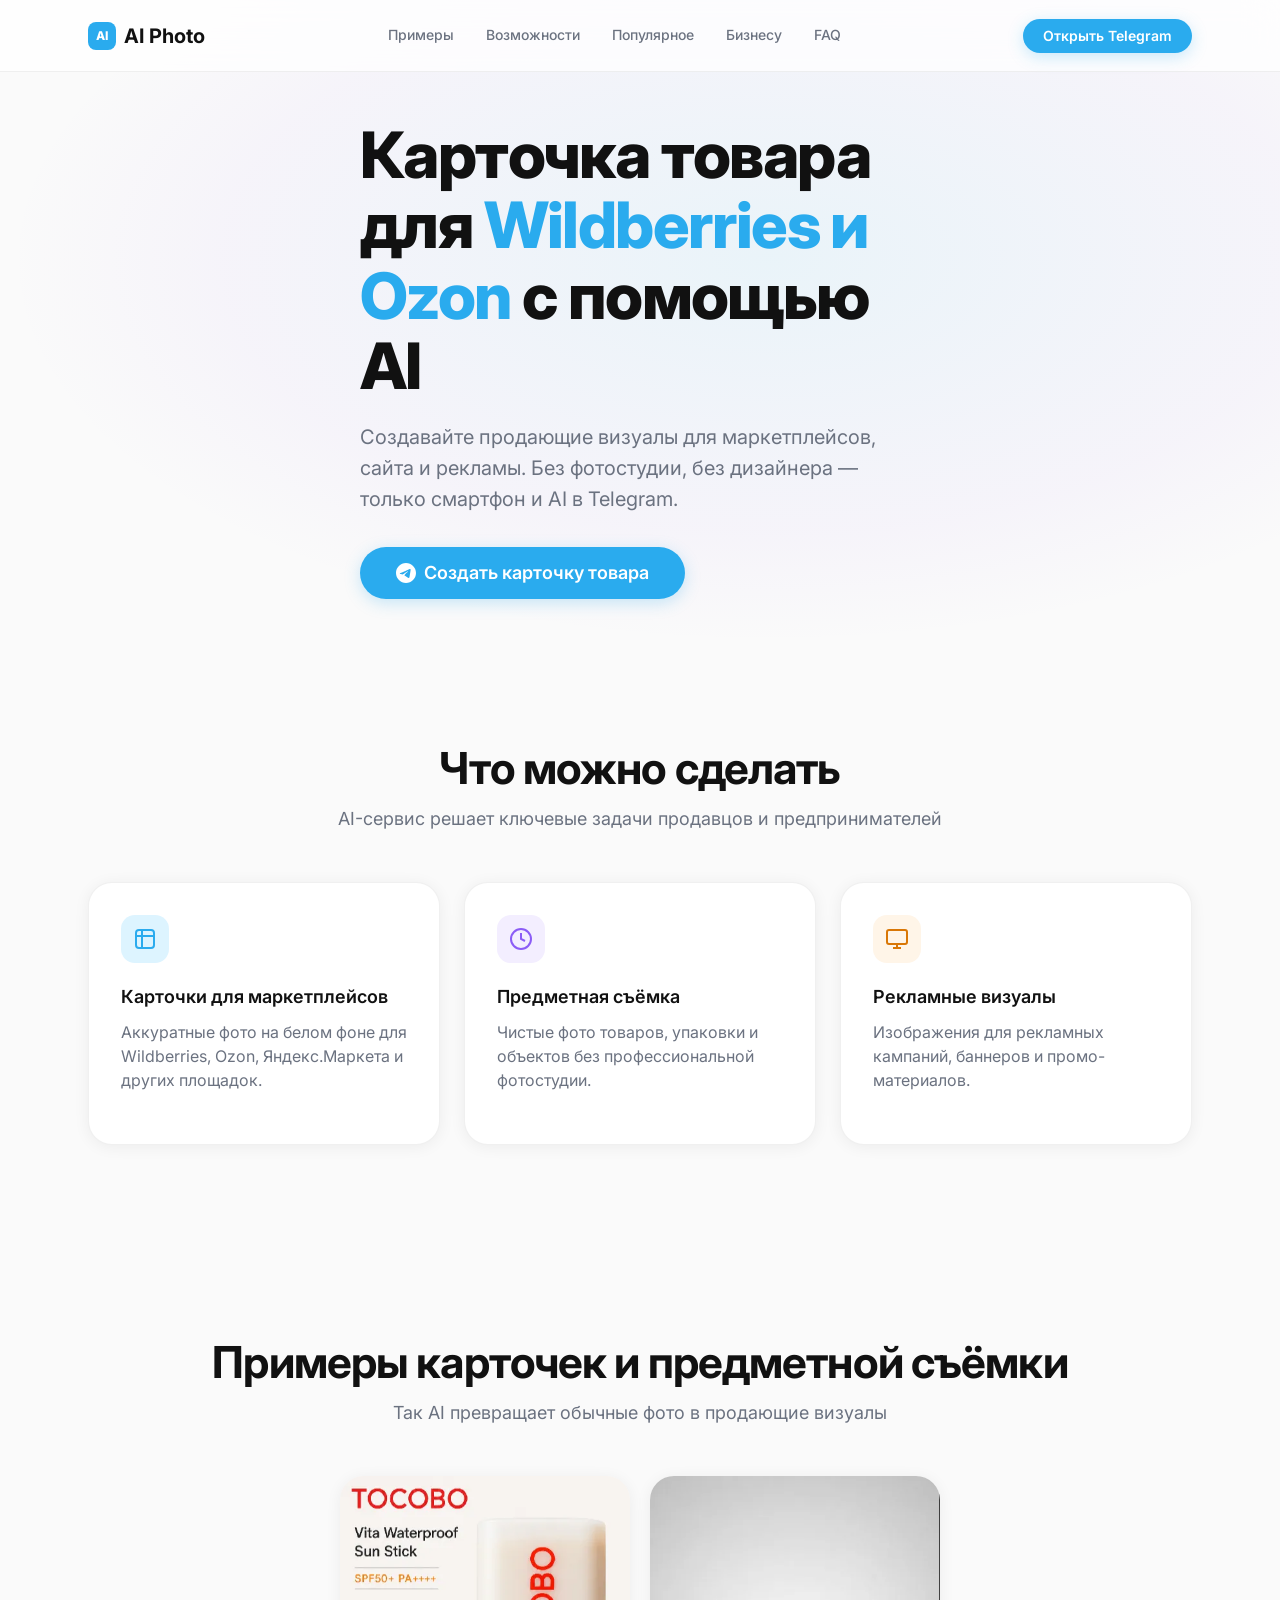
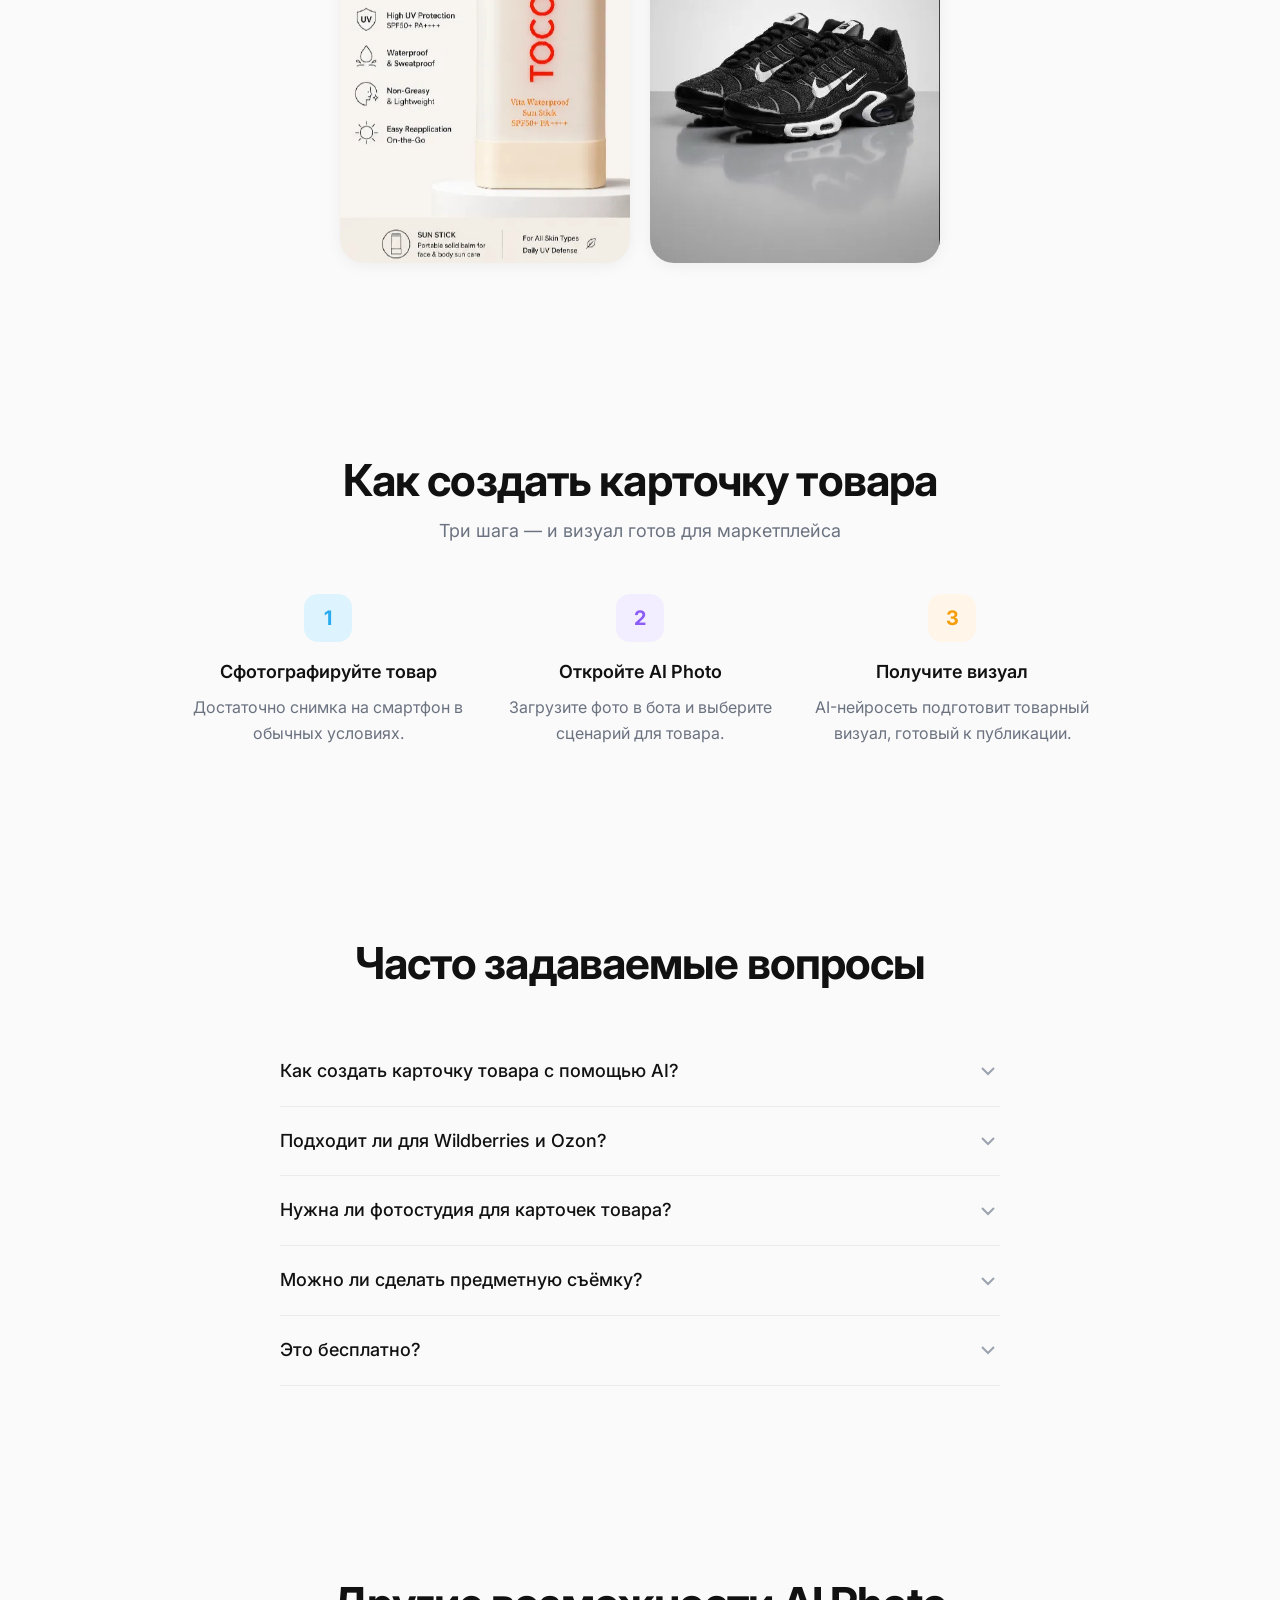
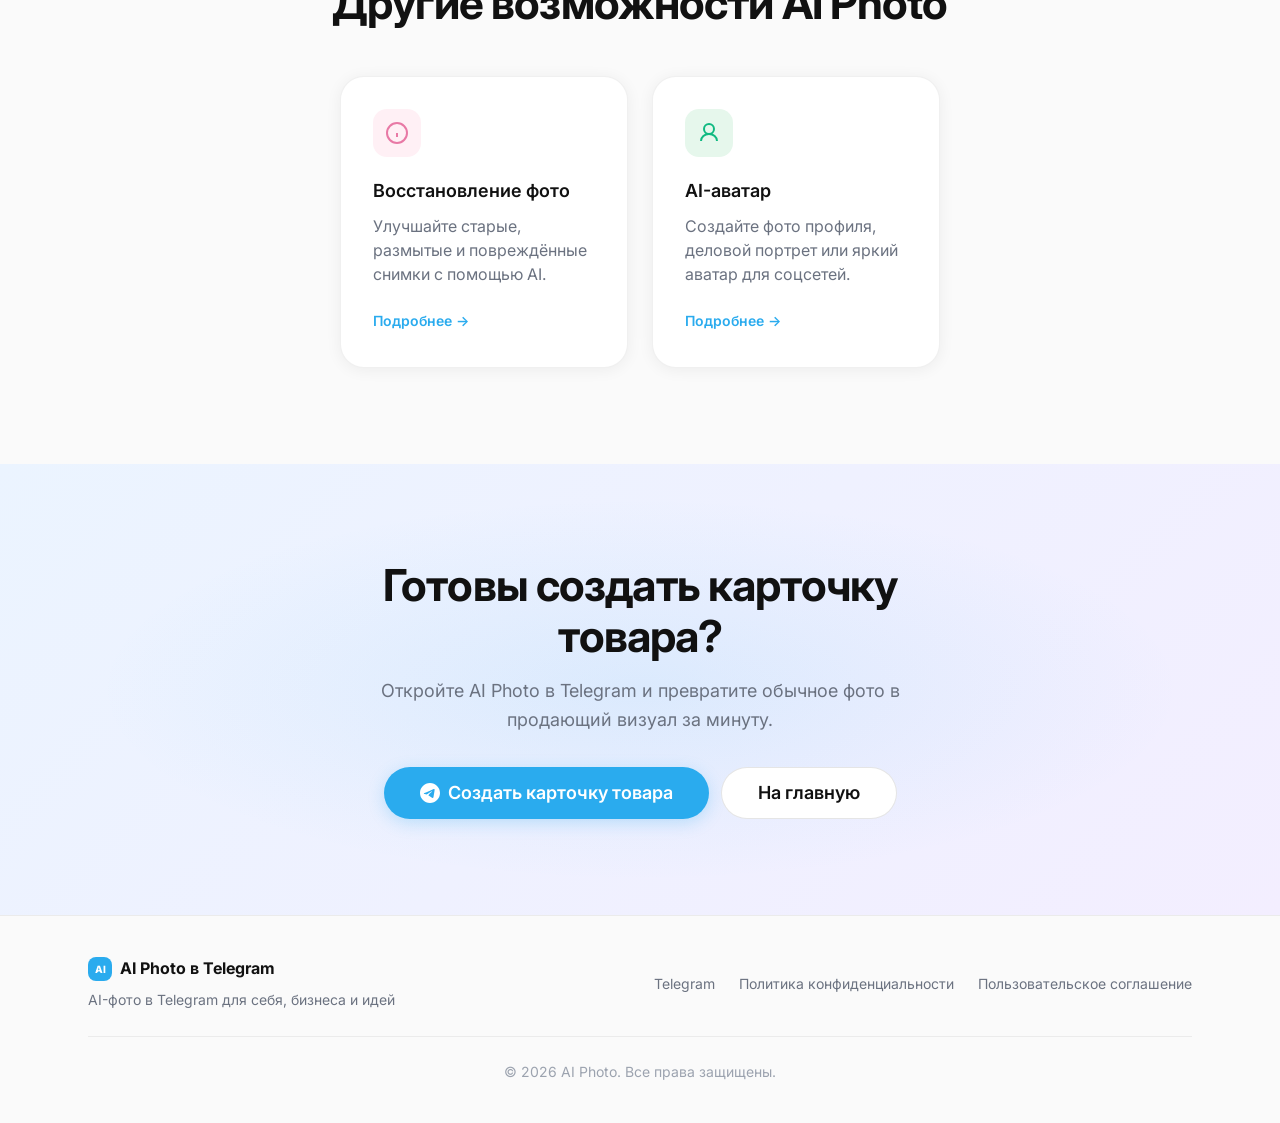
<file: kartochka-tovara/index.html>
<!DOCTYPE html>
<html lang="ru">
<head>
  <meta charset="UTF-8">
  <meta name="viewport" content="width=device-width, initial-scale=1.0">
  <meta name="format-detection" content="telephone=no">

  <title>AI карточка товара для маркетплейса — создать онлайн в Telegram</title>
  <meta name="description" content="Создайте карточку товара с помощью AI в Telegram. Предметная съёмка, товарные визуалы для Wildberries, Ozon и других маркетплейсов. Без фотостудии.">
  <meta name="keywords" content="AI карточка товара, создать фото товара нейросеть, предметная съёмка AI, товарное фото нейросеть, фото для маркетплейса, карточка товара Wildberries, ecommerce product photo AI">

  <meta name="robots" content="index, follow">
  <link rel="canonical" href="https://aiplatformimage.online/kartochka-tovara/">

  <meta property="og:title" content="AI карточка товара для маркетплейса — создать онлайн в Telegram">
  <meta property="og:description" content="Создайте товарные визуалы с помощью AI. Для Wildberries, Ozon, рекламы и соцсетей.">
  <meta property="og:type" content="website">
  <meta property="og:url" content="https://aiplatformimage.online/kartochka-tovara/">
  <meta property="og:image" content="https://aiplatformimage.online/images/og-image.jpg">
  <meta property="og:image:width" content="1200">
  <meta property="og:image:height" content="630">
  <meta property="og:locale" content="ru_RU">

  <meta name="twitter:card" content="summary_large_image">
  <meta name="twitter:title" content="AI карточка товара для маркетплейса — создать онлайн в Telegram">
  <meta name="twitter:description" content="Создайте товарные визуалы с помощью AI. Для Wildberries, Ozon, рекламы и соцсетей.">

  <!-- Schema -->
  <script type="application/ld+json">
  {
    "@context": "https://schema.org",
    "@type": "SoftwareApplication",
    "name": "AI Photo",
    "applicationCategory": "MultimediaApplication",
    "operatingSystem": "Telegram",
    "url": "https://t.me/ai_platform_image_bot",
    "description": "AI-фото в Telegram: фотосессии, аватары, карточки товара и восстановление фото.",
    "offers": {
      "@type": "Offer",
      "price": "0",
      "priceCurrency": "RUB"
    },
    "publisher": {
      "@type": "Organization",
      "@id": "https://aiplatformimage.online/#organization",
      "name": "AI Photo",
      "url": "https://aiplatformimage.online/",
      "sameAs": [
        "https://t.me/ai_platform_image",
        "https://t.me/ai_platform_image_bot"
      ]
    }
  }
  </script>

  <script type="application/ld+json">
  {
    "@context": "https://schema.org",
    "@type": "FAQPage",
    "mainEntity": [
      {
        "@type": "Question",
        "name": "Как создать карточку товара с помощью AI?",
        "acceptedAnswer": {
          "@type": "Answer",
          "text": "Откройте AI Photo в Telegram, загрузите фото товара и выберите сценарий «Карточка товара». AI-нейросеть обработает снимок: уберёт фон, улучшит освещение, подготовит аккуратный визуал для маркетплейса."
        }
      },
      {
        "@type": "Question",
        "name": "Подходит ли для Wildberries и Ozon?",
        "acceptedAnswer": {
          "@type": "Answer",
          "text": "Да. AI-сервис создаёт изображения, соответствующие требованиям основных маркетплейсов: нейтральный фон, хорошее освещение, фокус на товаре."
        }
      },
      {
        "@type": "Question",
        "name": "Нужна ли фотостудия для карточек товара?",
        "acceptedAnswer": {
          "@type": "Answer",
          "text": "Нет. Достаточно смартфона. Вы делаете снимок товара в обычных условиях, а нейросеть дорабатывает его до профессионального вида."
        }
      },
      {
        "@type": "Question",
        "name": "Можно ли сделать предметную съёмку?",
        "acceptedAnswer": {
          "@type": "Answer",
          "text": "Да. AI-сервис подходит для предметной съёмки: косметика, аксессуары, упаковка, электроника — любой товар можно подготовить для каталога или рекламы."
        }
      },
      {
        "@type": "Question",
        "name": "Это бесплатно?",
        "acceptedAnswer": {
          "@type": "Answer",
          "text": "Нет. Все генерации оплачиваются кристаллами: одна генерация — один кристалл."
        }
      }
    ]
  }
  </script>

  <link rel="stylesheet" href="../css/style.css?v=15">
  <link rel="preload" href="https://fonts.googleapis.com/css2?family=Inter:wght@400;500;600;700;800&display=swap" as="style" onload="this.onload=null;this.rel='stylesheet'">
  <noscript><link rel="stylesheet" href="https://fonts.googleapis.com/css2?family=Inter:wght@400;500;600;700;800&display=swap"></noscript>

  <link rel="icon" type="image/svg+xml" href="data:image/svg+xml,<svg xmlns='http://www.w3.org/2000/svg' viewBox='0 0 32 32'><rect width='32' height='32' rx='8' fill='%232AABEE'/><text x='16' y='22' text-anchor='middle' fill='white' font-size='18' font-family='sans-serif' font-weight='bold'>AI</text></svg>">

  <script>(function(w,d,s,l,i){w[l]=w[l]||[];w[l].push({'gtm.start':
  new Date().getTime(),event:'gtm.js'});var f=d.getElementsByTagName(s)[0],
  j=d.createElement(s),dl=l!='dataLayer'?'&l='+l:'';j.async=true;j.src=
  'https://www.googletagmanager.com/gtm.js?id='+i+dl;f.parentNode.insertBefore(j,f);
  })(window,document,'script','dataLayer','GTM-W935FF33');</script>
</head>
<body>

<noscript><iframe src="https://www.googletagmanager.com/ns.html?id=GTM-W935FF33"
height="0" width="0" style="display:none;visibility:hidden"></iframe></noscript>

<header class="site-header" id="header">
  <div class="header-inner">
    <a href="../" class="header-logo" aria-label="AI Photo — на главную">
      <span class="header-logo-icon">AI</span>
      AI Photo
    </a>

    <nav class="header-nav" aria-label="Основная навигация">
      <a href="../#examples">Примеры</a>
      <a href="../#features">Возможности</a>
      <a href="../#popular">Популярное</a>
      <a href="../#business">Бизнесу</a>
      <a href="../#faq">FAQ</a>
    </nav>

    <div class="header-cta-desktop">
      <a href="https://t.me/ai_platform_image_bot" class="btn btn-primary btn-sm"
         data-event="click_telegram_header">Открыть Telegram</a>
    </div>

    <div class="header-cta-mobile">
      <a href="https://t.me/ai_platform_image_bot" class="btn btn-primary btn-sm"
         data-event="click_telegram_header">Telegram</a>
      <button class="burger" id="burger" aria-label="Открыть меню" aria-expanded="false">
        <span></span><span></span><span></span>
      </button>
    </div>
  </div>
</header>

<nav class="mobile-menu" id="mobile-menu" aria-label="Мобильная навигация">
  <a href="../#examples">Примеры</a>
  <a href="../#features">Возможности</a>
  <a href="../#popular">Популярное</a>
  <a href="../#business">Бизнесу</a>
  <a href="../#faq">FAQ</a>
  <a href="https://t.me/ai_platform_image_bot" class="btn btn-primary" data-event="click_telegram_header">Открыть в Telegram</a>
</nav>

<main>

  <section class="hero-section" id="hero">
    <div class="hero-bg" aria-hidden="true"></div>
    <div class="container hero-content" style="flex-direction: column; text-align: center;">
      <div class="hero-text anim-fade">
        <h1 class="hero-title">Карточка товара для <span class="accent">Wildberries и Ozon</span> с помощью AI</h1>
        <p class="hero-subtitle">Создавайте продающие визуалы для маркетплейсов, сайта и рекламы. Без фотостудии, без дизайнера — только смартфон и AI в Telegram.</p>

        <div class="btn-group">
          <a href="https://t.me/ai_platform_image/236" class="btn btn-primary btn-lg" data-event="click_product_card_cta_hero">
            <svg class="btn-icon" viewBox="0 0 24 24" fill="currentColor" aria-hidden="true"><path d="M12 0C5.373 0 0 5.373 0 12s5.373 12 12 12 12-5.373 12-12S18.627 0 12 0zm5.562 8.161c-.18 1.897-.962 6.502-1.359 8.627-.168.9-.5 1.201-.82 1.23-.697.064-1.226-.46-1.901-.903-1.056-.692-1.653-1.123-2.678-1.799-1.185-.781-.417-1.21.258-1.91.177-.184 3.247-2.977 3.307-3.23.007-.032.015-.15-.055-.212s-.174-.05-.249-.029c-.105.024-1.785 1.135-5.039 3.332-.477.328-.909.487-1.296.479-.426-.01-1.246-.241-1.855-.44-.747-.243-1.342-.371-1.29-.784.027-.215.324-.435.889-.66 3.484-1.519 5.807-2.522 6.968-3.008 3.318-1.38 4.008-1.62 4.458-1.628.099-.002.32.023.464.139.12.098.153.228.169.32.016.092.036.302.02.466z"/></svg>
            Создать карточку товара
          </a>
        </div>
      </div>
    </div>
  </section>

  <section class="section" id="benefits">
    <div class="container">
      <div class="section-header anim-fade">
        <h2 class="section-title">Что можно сделать</h2>
        <p class="section-subtitle">AI-сервис решает ключевые задачи продавцов и предпринимателей</p>
      </div>

      <div class="features-grid" style="grid-template-columns: repeat(3, 1fr);">
        <div class="feature-card anim-fade">
          <div class="feature-icon blue">
            <svg width="24" height="24" viewBox="0 0 24 24" fill="none" stroke="currentColor" stroke-width="2"><rect x="3" y="3" width="18" height="18" rx="3"/><path d="M3 9h18M9 3v18"/></svg>
          </div>
          <h3>Карточки для маркетплейсов</h3>
          <p>Аккуратные фото на белом фоне для Wildberries, Ozon, Яндекс.Маркета и других площадок.</p>
        </div>

        <div class="feature-card anim-fade">
          <div class="feature-icon violet">
            <svg width="24" height="24" viewBox="0 0 24 24" fill="none" stroke="currentColor" stroke-width="2"><circle cx="12" cy="12" r="10"/><path d="M12 6v6l4 2"/></svg>
          </div>
          <h3>Предметная съёмка</h3>
          <p>Чистые фото товаров, упаковки и объектов без профессиональной фотостудии.</p>
        </div>

        <div class="feature-card anim-fade">
          <div class="feature-icon cream">
            <svg width="24" height="24" viewBox="0 0 24 24" fill="none" stroke="currentColor" stroke-width="2"><rect x="2" y="3" width="20" height="14" rx="2"/><line x1="8" y1="21" x2="16" y2="21"/><line x1="12" y1="17" x2="12" y2="21"/></svg>
          </div>
          <h3>Рекламные визуалы</h3>
          <p>Изображения для рекламных кампаний, баннеров и промо-материалов.</p>
        </div>
      </div>
    </div>
  </section>

  <section class="section section-alt" id="examples">
    <div class="container">
      <div class="section-header anim-fade">
        <h2 class="section-title">Примеры карточек и предметной съёмки</h2>
        <p class="section-subtitle">Так AI превращает обычные фото в продающие визуалы</p>
      </div>

      <div class="gallery-grid" style="grid-template-columns: repeat(2, 1fr); max-width: 600px; margin: 0 auto;">
        <div class="gallery-card anim-fade">
          <div class="gallery-card-img">
            <img src="../images/examples/product-card.webp" alt="AI-карточка товара для рекламы и маркетплейса" loading="lazy">
          </div>
          <div class="gallery-card-body">
            <h3 class="gallery-card-title">Карточка товара</h3>
            <div class="gallery-card-tags">
              <span class="tag">#маркетплейс</span><span class="tag">#товар</span><span class="tag">#реклама</span>
            </div>
            <a href="https://t.me/ai_platform_image/236/293" class="btn btn-primary btn-sm" data-event="click_product_card" data-card="product_card">Создать карточку</a>
          </div>
        </div>

        <div class="gallery-card anim-fade">
          <div class="gallery-card-img">
            <img src="../images/examples/product-photo.webp" alt="Предметная съёмка товара с помощью AI" loading="lazy">
          </div>
          <div class="gallery-card-body">
            <h3 class="gallery-card-title">Предметная съёмка</h3>
            <div class="gallery-card-tags">
              <span class="tag">#ecommerce</span><span class="tag">#фон</span><span class="tag">#контент</span>
            </div>
            <a href="https://t.me/ai_platform_image/236/282" class="btn btn-primary btn-sm" data-event="click_product_card" data-card="product_photo">Сделать предметку</a>
          </div>
        </div>
      </div>
    </div>
  </section>

  <section class="section" id="how-it-works">
    <div class="container">
      <div class="section-header anim-fade">
        <h2 class="section-title">Как создать карточку товара</h2>
        <p class="section-subtitle">Три шага — и визуал готов для маркетплейса</p>
      </div>

      <div style="display: flex; gap: 2rem; justify-content: center; text-align: center; flex-wrap: wrap;">
        <div class="anim-fade" style="flex: 1; min-width: 200px; max-width: 280px;">
          <div style="width:48px;height:48px;background:#DDF4FF;border-radius:14px;display:inline-flex;align-items:center;justify-content:center;font-weight:700;font-size:1.25rem;color:#2AABEE;margin-bottom:1rem;">1</div>
          <h3 style="font-size:1.125rem;font-weight:600;margin-bottom:0.5rem;">Сфотографируйте товар</h3>
          <p style="color:#6B7280;font-size:1rem;">Достаточно снимка на смартфон в обычных условиях.</p>
        </div>
        <div style="flex: 1; min-width: 200px; max-width: 280px;">
          <div style="width:48px;height:48px;background:#F3EEFF;border-radius:14px;display:inline-flex;align-items:center;justify-content:center;font-weight:700;font-size:1.25rem;color:#8B5CF6;margin-bottom:1rem;">2</div>
          <h3 style="font-size:1.125rem;font-weight:600;margin-bottom:0.5rem;">Откройте AI Photo</h3>
          <p style="color:#6B7280;font-size:1rem;">Загрузите фото в бота и выберите сценарий для товара.</p>
        </div>
        <div style="flex: 1; min-width: 200px; max-width: 280px;">
          <div style="width:48px;height:48px;background:#FFF5E8;border-radius:14px;display:inline-flex;align-items:center;justify-content:center;font-weight:700;font-size:1.25rem;color:#F59E0B;margin-bottom:1rem;">3</div>
          <h3 style="font-size:1.125rem;font-weight:600;margin-bottom:0.5rem;">Получите визуал</h3>
          <p style="color:#6B7280;font-size:1rem;">AI-нейросеть подготовит товарный визуал, готовый к публикации.</p>
        </div>
      </div>
    </div>
  </section>

  <section class="section section-alt" id="faq">
    <div class="container">
      <div class="section-header anim-fade">
        <h2 class="section-title">Часто задаваемые вопросы</h2>
      </div>

      <div class="faq-list anim-fade" style="max-width:720px;margin:0 auto;">
        <details class="faq-item">
          <summary class="faq-question">Как создать карточку товара с помощью AI?
            <svg class="faq-chevron" viewBox="0 0 24 24" fill="none" stroke="currentColor" stroke-width="2" aria-hidden="true"><polyline points="6 9 12 15 18 9"/></svg>
          </summary>
          <div class="faq-answer">Откройте AI Photo в Telegram, загрузите фото товара и выберите сценарий «Карточка товара». AI-нейросеть обработает снимок: уберёт фон, улучшит освещение, подготовит аккуратный визуал для маркетплейса.</div>
        </details>

        <details class="faq-item">
          <summary class="faq-question">Подходит ли для Wildberries и Ozon?
            <svg class="faq-chevron" viewBox="0 0 24 24" fill="none" stroke="currentColor" stroke-width="2" aria-hidden="true"><polyline points="6 9 12 15 18 9"/></svg>
          </summary>
          <div class="faq-answer">Да. AI-сервис создаёт изображения, соответствующие требованиям основных маркетплейсов: нейтральный фон, хорошее освещение, фокус на товаре.</div>
        </details>

        <details class="faq-item">
          <summary class="faq-question">Нужна ли фотостудия для карточек товара?
            <svg class="faq-chevron" viewBox="0 0 24 24" fill="none" stroke="currentColor" stroke-width="2" aria-hidden="true"><polyline points="6 9 12 15 18 9"/></svg>
          </summary>
          <div class="faq-answer">Нет. Достаточно смартфона. Вы делаете снимок товара в обычных условиях, а нейросеть дорабатывает его до профессионального вида.</div>
        </details>

        <details class="faq-item">
          <summary class="faq-question">Можно ли сделать предметную съёмку?
            <svg class="faq-chevron" viewBox="0 0 24 24" fill="none" stroke="currentColor" stroke-width="2" aria-hidden="true"><polyline points="6 9 12 15 18 9"/></svg>
          </summary>
          <div class="faq-answer">Да. AI-сервис подходит для предметной съёмки: косметика, аксессуары, упаковка, электроника — любой товар можно подготовить для каталога или рекламы.</div>
        </details>

        <details class="faq-item">
          <summary class="faq-question">Это бесплатно?
            <svg class="faq-chevron" viewBox="0 0 24 24" fill="none" stroke="currentColor" stroke-width="2" aria-hidden="true"><polyline points="6 9 12 15 18 9"/></svg>
          </summary>
          <div class="faq-answer">Нет. Все генерации оплачиваются кристаллами: одна генерация — один кристалл.</div>
        </details>
      </div>
    </div>
  </section>

  <section class="section">
    <div class="container">
      <div class="section-header anim-fade">
        <h2 class="section-title">Другие возможности AI Photo</h2>
      </div>
      <div class="features-grid anim-fade" style="grid-template-columns: repeat(2, 1fr); max-width: 600px; margin: 0 auto;">
        <a href="../vosstanovlenie-foto/" class="feature-card" style="text-decoration: none;">
          <div class="feature-icon pink">
            <svg width="24" height="24" viewBox="0 0 24 24" fill="none" stroke="currentColor" stroke-width="2"><circle cx="12" cy="12" r="10"/><path d="M12 16v-4M12 8h.01"/></svg>
          </div>
          <h3>Восстановление фото</h3>
          <p>Улучшайте старые, размытые и повреждённые снимки с помощью AI.</p>
          <span style="color:#2AABEE;font-weight:600;font-size:0.875rem;">Подробнее →</span>
        </a>
        <a href="../ai-avatar/" class="feature-card" style="text-decoration: none;">
          <div class="feature-icon green">
            <svg width="24" height="24" viewBox="0 0 24 24" fill="none" stroke="currentColor" stroke-width="2"><circle cx="12" cy="8" r="5"/><path d="M4 20c0-4 3.6-7 8-7s8 3 8 7"/></svg>
          </div>
          <h3>AI-аватар</h3>
          <p>Создайте фото профиля, деловой портрет или яркий аватар для соцсетей.</p>
          <span style="color:#2AABEE;font-weight:600;font-size:0.875rem;">Подробнее →</span>
        </a>
      </div>
    </div>
  </section>

  <section class="section final-cta-section" id="cta">
    <div class="container">
      <div class="final-cta-inner anim-fade">
        <h2>Готовы создать карточку товара?</h2>
        <p>Откройте AI Photo в Telegram и превратите обычное фото в продающий визуал за минуту.</p>
        <div class="btn-group" style="justify-content:center;">
          <a href="https://t.me/ai_platform_image/236" class="btn btn-primary btn-lg" data-event="click_product_card_cta_final">
            <svg class="btn-icon" viewBox="0 0 24 24" fill="currentColor" aria-hidden="true"><path d="M12 0C5.373 0 0 5.373 0 12s5.373 12 12 12 12-5.373 12-12S18.627 0 12 0zm5.562 8.161c-.18 1.897-.962 6.502-1.359 8.627-.168.9-.5 1.201-.82 1.23-.697.064-1.226-.46-1.901-.903-1.056-.692-1.653-1.123-2.678-1.799-1.185-.781-.417-1.21.258-1.91.177-.184 3.247-2.977 3.307-3.23.007-.032.015-.15-.055-.212s-.174-.05-.249-.029c-.105.024-1.785 1.135-5.039 3.332-.477.328-.909.487-1.296.479-.426-.01-1.246-.241-1.855-.44-.747-.243-1.342-.371-1.29-.784.027-.215.324-.435.889-.66 3.484-1.519 5.807-2.522 6.968-3.008 3.318-1.38 4.008-1.62 4.458-1.628.099-.002.32.023.464.139.12.098.153.228.169.32.016.092.036.302.02.466z"/></svg>
            Создать карточку товара
          </a>
          <a href="../" class="btn btn-secondary btn-lg">На главную</a>
        </div>
      </div>
    </div>
  </section>

</main>

<footer class="site-footer" role="contentinfo">
  <div class="container">
    <div class="footer-inner">
      <div class="footer-brand">
        <div class="footer-logo">
          <span class="header-logo-icon" style="width:24px;height:24px;font-size:0.625rem;">AI</span>
          AI Photo в Telegram
        </div>
        <p class="footer-tagline">AI-фото в Telegram для себя, бизнеса и идей</p>
      </div>

      <nav class="footer-links" aria-label="Дополнительные ссылки">
        <a href="https://t.me/ai_platform_image" target="_blank" rel="noopener">Telegram</a>
        <a href="../privacy.html">Политика конфиденциальности</a>
        <a href="../terms.html">Пользовательское соглашение</a>
      </nav>
    </div>

    <div class="footer-bottom">
      <p>&copy; 2026 AI Photo. Все права защищены.</p>
    </div>
  </div>
</footer>

<script type="text/javascript">
    (function(m,e,t,r,i,k,a){
        m[i]=m[i]||function(){(m[i].a=m[i].a||[]).push(arguments)};
        m[i].l=1*new Date();
        for (var j = 0; j < document.scripts.length; j++) {if (document.scripts[j].src === r) { return; }}
        k=e.createElement(t),a=e.getElementsByTagName(t)[0],k.async=1,k.src=r,a.parentNode.insertBefore(k,a)
    })(window, document,'script','https://mc.yandex.ru/metrika/tag.js?id=109350622', 'ym');

    ym(109350622, 'init', {ssr:true, webvisor:true, clickmap:true, ecommerce:"dataLayer", referrer: document.referrer, url: location.href, accurateTrackBounce:true, trackLinks:true});
</script>
<noscript><div><img src="https://mc.yandex.ru/watch/109350622" style="position:absolute; left:-9999px;" alt="" /></div></noscript>
<script>window._ymId = '109350622';</script>

<script src="../js/main.js"></script>

</body>
</html>
</file>
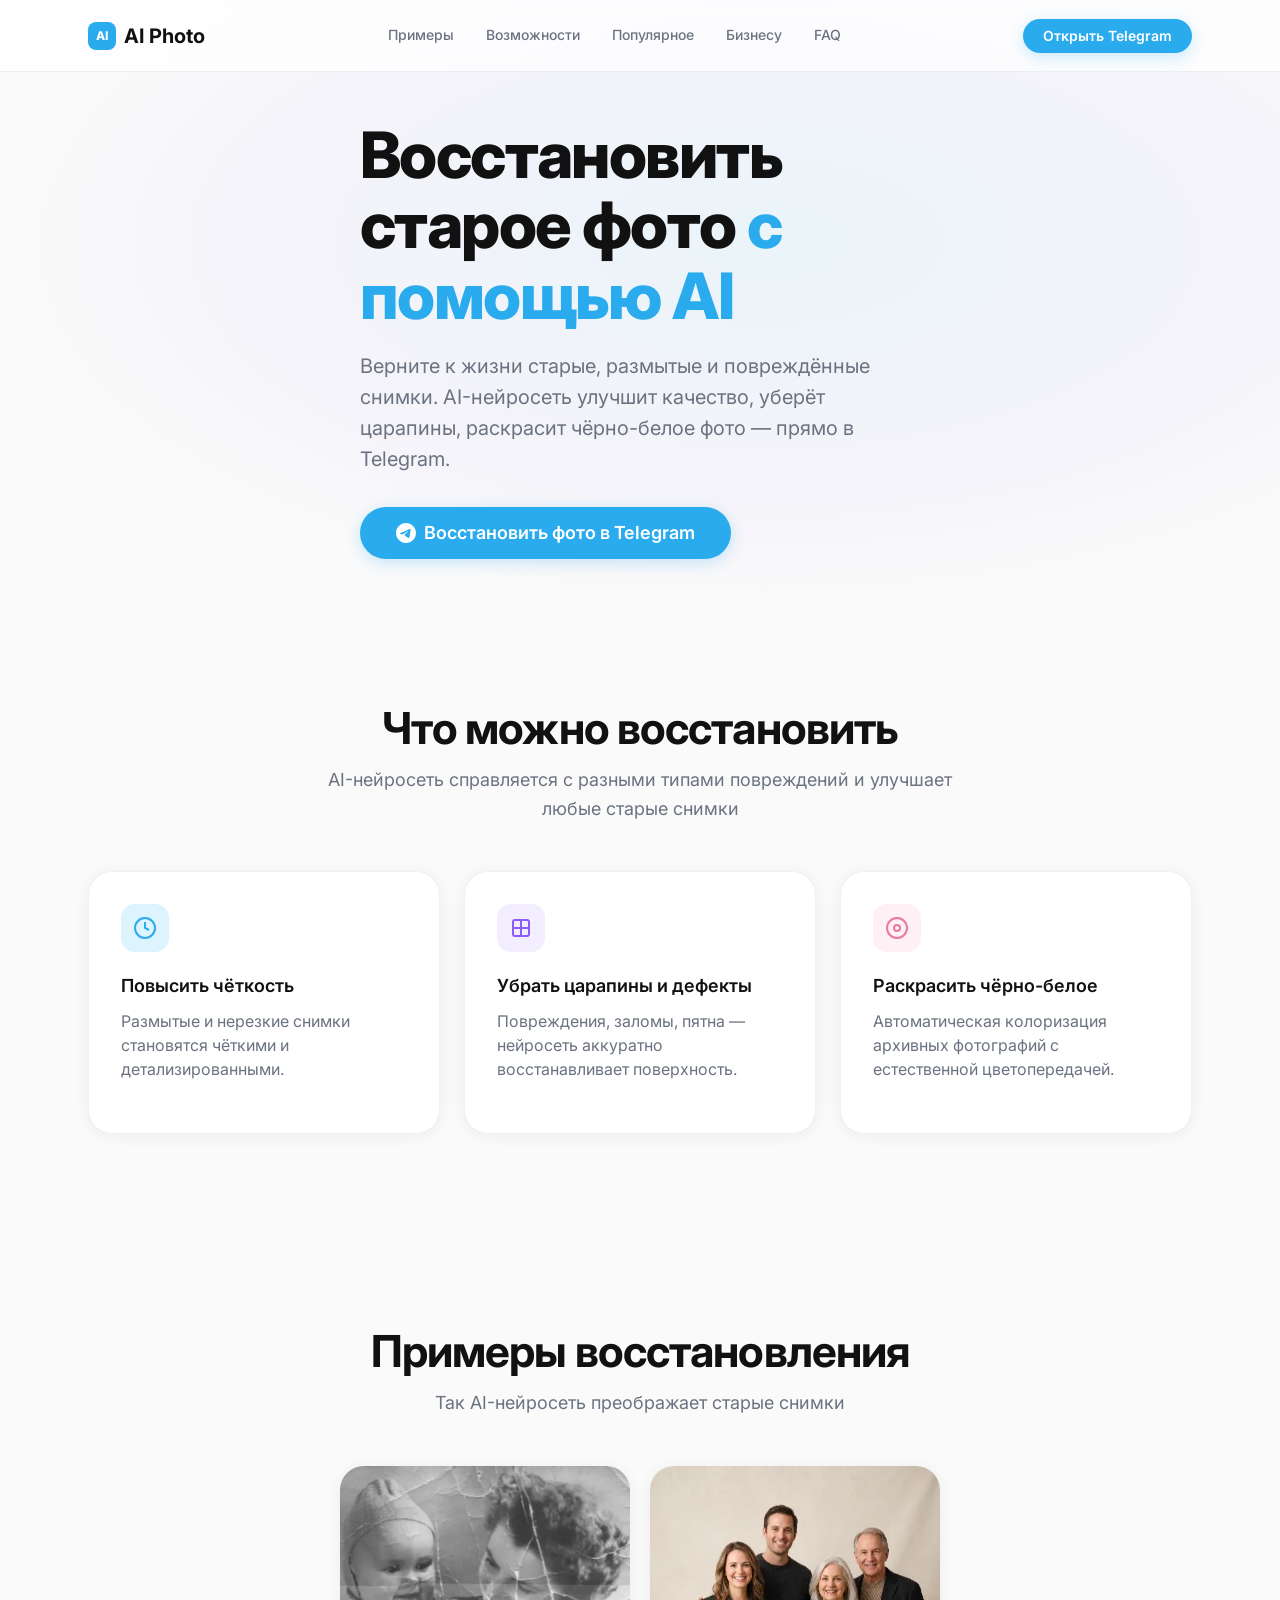
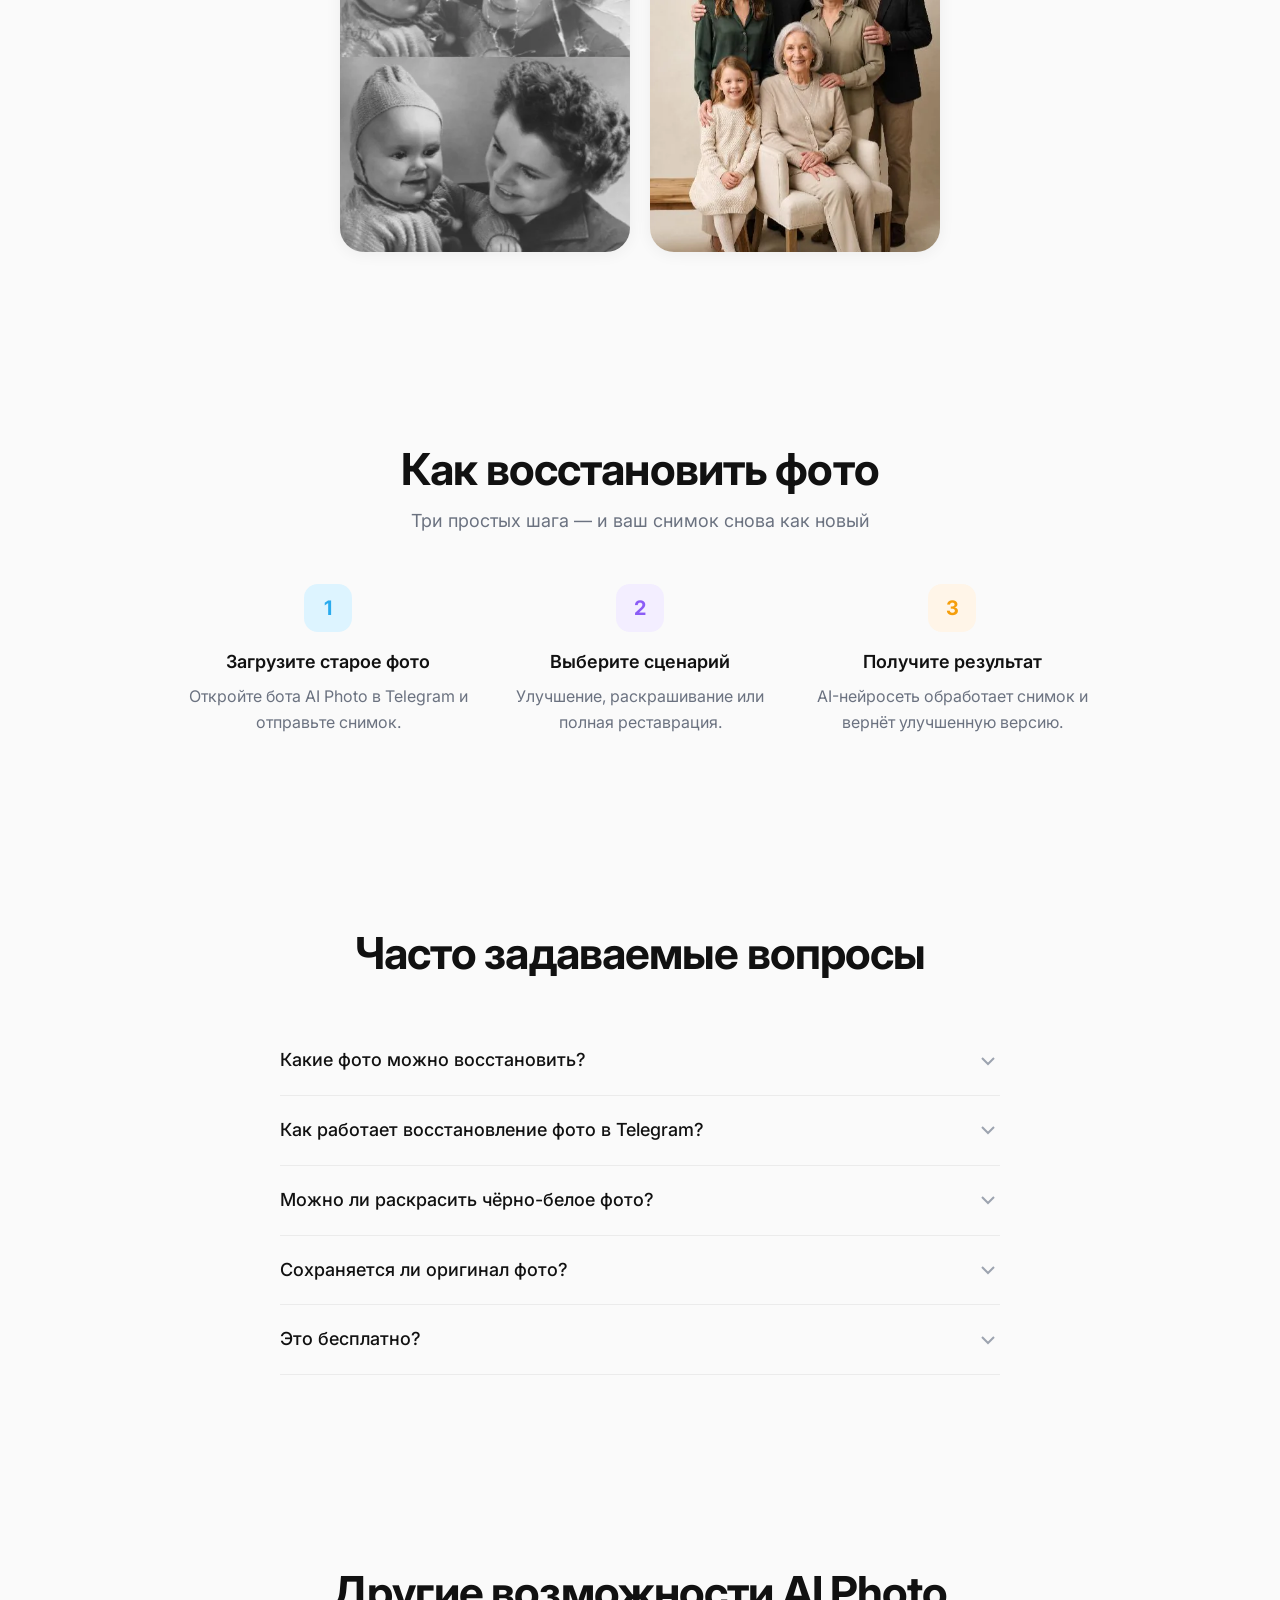
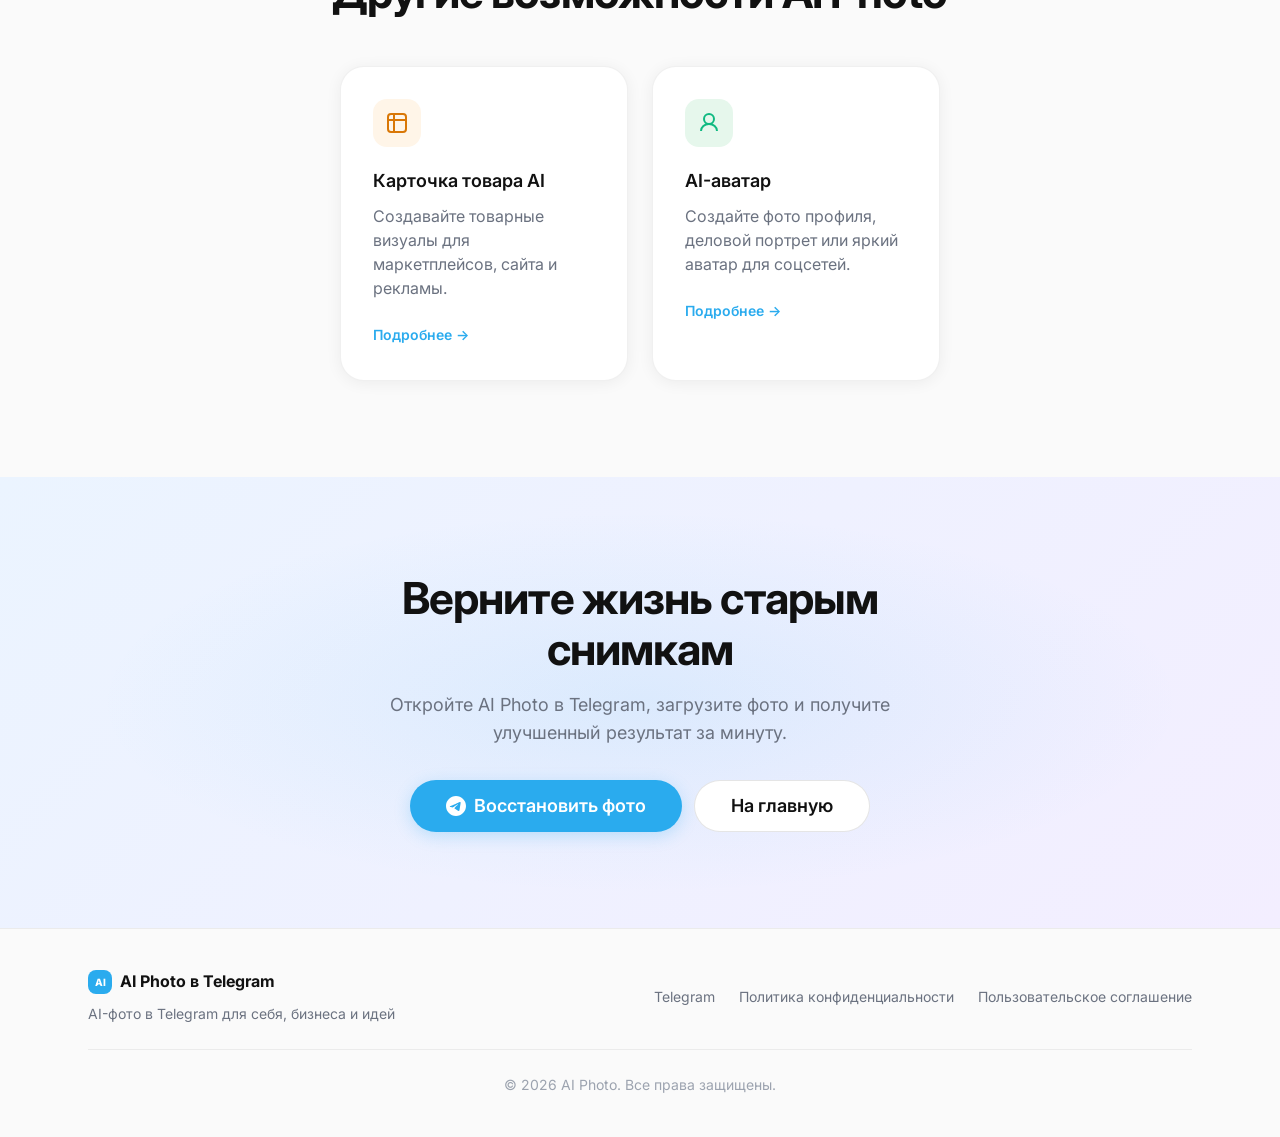
<file: vosstanovlenie-foto/index.html>
<!DOCTYPE html>
<html lang="ru">
<head>
  <meta charset="UTF-8">
  <meta name="viewport" content="width=device-width, initial-scale=1.0">
  <meta name="format-detection" content="telephone=no">

  <title>Восстановить старое фото онлайн — AI нейросеть в Telegram</title>
  <meta name="description" content="Восстановите старые, размытые и повреждённые снимки с помощью AI в Telegram. Улучшение качества, раскрашивание чёрно-белых фото, реставрация семейных фотографий онлайн.">
  <meta name="keywords" content="восстановить старое фото, реставрация фото AI, улучшить качество фото, раскрасить чёрно-белое фото, восстановление фотографий нейросеть, photo restoration AI">

  <meta name="robots" content="index, follow">
  <link rel="canonical" href="https://aiplatformimage.online/vosstanovlenie-foto/">

  <!-- Open Graph -->
  <meta property="og:title" content="Восстановить старое фото онлайн — AI нейросеть в Telegram">
  <meta property="og:description" content="Восстановите старые, размытые и повреждённые снимки с помощью AI. Улучшение качества, раскрашивание, реставрация.">
  <meta property="og:type" content="website">
  <meta property="og:url" content="https://aiplatformimage.online/vosstanovlenie-foto/">
  <meta property="og:image" content="https://aiplatformimage.online/images/og-image.jpg">
  <meta property="og:image:width" content="1200">
  <meta property="og:image:height" content="630">
  <meta property="og:locale" content="ru_RU">

  <!-- Twitter Card -->
  <meta name="twitter:card" content="summary_large_image">
  <meta name="twitter:title" content="Восстановить старое фото онлайн — AI нейросеть в Telegram">
  <meta name="twitter:description" content="Восстановите старые, размытые и повреждённые снимки с помощью AI.">

  <!-- JSON-LD Schema -->

  <!-- SoftwareApplication + Organization -->
  <script type="application/ld+json">
  {
    "@context": "https://schema.org",
    "@type": "SoftwareApplication",
    "name": "AI Photo",
    "applicationCategory": "MultimediaApplication",
    "operatingSystem": "Telegram",
    "url": "https://t.me/ai_platform_image_bot",
    "description": "AI-фото в Telegram: фотосессии, аватары, карточки товара и восстановление фото.",
    "offers": {
      "@type": "Offer",
      "price": "0",
      "priceCurrency": "RUB"
    },
    "publisher": {
      "@type": "Organization",
      "@id": "https://aiplatformimage.online/#organization",
      "name": "AI Photo",
      "url": "https://aiplatformimage.online/",
      "sameAs": [
        "https://t.me/ai_platform_image",
        "https://t.me/ai_platform_image_bot"
      ]
    }
  }
  </script>

  <!-- FAQPage -->
  <script type="application/ld+json">
  {
    "@context": "https://schema.org",
    "@type": "FAQPage",
    "mainEntity": [
      {
        "@type": "Question",
        "name": "Какие фото можно восстановить?",
        "acceptedAnswer": {
          "@type": "Answer",
          "text": "AI-сервис улучшает старые, размытые, повреждённые снимки: повышает чёткость, убирает царапины и дефекты, раскрашивает чёрно-белые фотографии. Подходят архивные семейные снимки, портреты, повреждённые временем кадры."
        }
      },
      {
        "@type": "Question",
        "name": "Как работает восстановление фото в Telegram?",
        "acceptedAnswer": {
          "@type": "Answer",
          "text": "Вы открываете бота AI Photo в Telegram, загружаете старое фото, выбираете сценарий восстановления — и AI-нейросеть улучшает снимок. Результат доступен сразу, можно сохранить или поделиться."
        }
      },
      {
        "@type": "Question",
        "name": "Можно ли раскрасить чёрно-белое фото?",
        "acceptedAnswer": {
          "@type": "Answer",
          "text": "Да. AI-сценарии позволяют автоматически добавить цвет к чёрно-белым фотографиям. Качество колоризации зависит от исходного снимка, но нейросеть справляется с большинством архивных материалов."
        }
      },
      {
        "@type": "Question",
        "name": "Сохраняется ли оригинал фото?",
        "acceptedAnswer": {
          "@type": "Answer",
          "text": "Да. AI создаёт улучшенную версию, а оригинальное изображение остаётся у вас. Вы сами решаете, сохранить результат, удалить его или опубликовать."
        }
      },
      {
        "@type": "Question",
        "name": "Это бесплатно?",
        "acceptedAnswer": {
          "@type": "Answer",
          "text": "Нет. Все генерации оплачиваются кристаллами: одна генерация — один кристалл."
        }
      }
    ]
  }
  </script>

  <!-- Styles -->
  <link rel="stylesheet" href="../css/style.css?v=15">
  <link rel="preload" href="https://fonts.googleapis.com/css2?family=Inter:wght@400;500;600;700;800&display=swap" as="style" onload="this.onload=null;this.rel='stylesheet'">
  <noscript><link rel="stylesheet" href="https://fonts.googleapis.com/css2?family=Inter:wght@400;500;600;700;800&display=swap"></noscript>

  <!-- Favicon -->
  <link rel="icon" type="image/svg+xml" href="data:image/svg+xml,<svg xmlns='http://www.w3.org/2000/svg' viewBox='0 0 32 32'><rect width='32' height='32' rx='8' fill='%232AABEE'/><text x='16' y='22' text-anchor='middle' fill='white' font-size='18' font-family='sans-serif' font-weight='bold'>AI</text></svg>">

  <!-- Google Tag Manager -->
  <script>(function(w,d,s,l,i){w[l]=w[l]||[];w[l].push({'gtm.start':
  new Date().getTime(),event:'gtm.js'});var f=d.getElementsByTagName(s)[0],
  j=d.createElement(s),dl=l!='dataLayer'?'&l='+l:'';j.async=true;j.src=
  'https://www.googletagmanager.com/gtm.js?id='+i+dl;f.parentNode.insertBefore(j,f);
  })(window,document,'script','dataLayer','GTM-W935FF33');</script>
</head>
<body>

<noscript><iframe src="https://www.googletagmanager.com/ns.html?id=GTM-W935FF33"
height="0" width="0" style="display:none;visibility:hidden"></iframe></noscript>

<!-- HEADER -->
<header class="site-header" id="header">
  <div class="header-inner">
    <a href="../" class="header-logo" aria-label="AI Photo — на главную">
      <span class="header-logo-icon">AI</span>
      AI Photo
    </a>

    <nav class="header-nav" aria-label="Основная навигация">
      <a href="../#examples">Примеры</a>
      <a href="../#features">Возможности</a>
      <a href="../#popular">Популярное</a>
      <a href="../#business">Бизнесу</a>
      <a href="../#faq">FAQ</a>
    </nav>

    <div class="header-cta-desktop">
      <a href="https://t.me/ai_platform_image_bot" class="btn btn-primary btn-sm"
         data-event="click_telegram_header">Открыть Telegram</a>
    </div>

    <div class="header-cta-mobile">
      <a href="https://t.me/ai_platform_image_bot" class="btn btn-primary btn-sm"
         data-event="click_telegram_header">Telegram</a>
      <button class="burger" id="burger" aria-label="Открыть меню" aria-expanded="false">
        <span></span><span></span><span></span>
      </button>
    </div>
  </div>
</header>

<!-- Mobile Menu -->
<nav class="mobile-menu" id="mobile-menu" aria-label="Мобильная навигация">
  <a href="../#examples">Примеры</a>
  <a href="../#features">Возможности</a>
  <a href="../#popular">Популярное</a>
  <a href="../#business">Бизнесу</a>
  <a href="../#faq">FAQ</a>
  <a href="https://t.me/ai_platform_image_bot" class="btn btn-primary" data-event="click_telegram_header">
    Открыть в Telegram
  </a>
</nav>

<main>

  <!-- HERO -->
  <section class="hero-section" id="hero">
    <div class="hero-bg" aria-hidden="true"></div>
    <div class="container hero-content" style="flex-direction: column; text-align: center;">
      <div class="hero-text anim-fade">
        <h1 class="hero-title">Восстановить старое фото <span class="accent">с помощью AI</span></h1>
        <p class="hero-subtitle">Верните к жизни старые, размытые и повреждённые снимки. AI-нейросеть улучшит качество, уберёт царапины, раскрасит чёрно-белое фото — прямо в Telegram.</p>

        <div class="btn-group">
          <a href="https://t.me/ai_platform_image/237" class="btn btn-primary btn-lg" data-event="click_restore_cta_hero">
            <svg class="btn-icon" viewBox="0 0 24 24" fill="currentColor" aria-hidden="true"><path d="M12 0C5.373 0 0 5.373 0 12s5.373 12 12 12 12-5.373 12-12S18.627 0 12 0zm5.562 8.161c-.18 1.897-.962 6.502-1.359 8.627-.168.9-.5 1.201-.82 1.23-.697.064-1.226-.46-1.901-.903-1.056-.692-1.653-1.123-2.678-1.799-1.185-.781-.417-1.21.258-1.91.177-.184 3.247-2.977 3.307-3.23.007-.032.015-.15-.055-.212s-.174-.05-.249-.029c-.105.024-1.785 1.135-5.039 3.332-.477.328-.909.487-1.296.479-.426-.01-1.246-.241-1.855-.44-.747-.243-1.342-.371-1.29-.784.027-.215.324-.435.889-.66 3.484-1.519 5.807-2.522 6.968-3.008 3.318-1.38 4.008-1.62 4.458-1.628.099-.002.32.023.464.139.12.098.153.228.169.32.016.092.036.302.02.466z"/></svg>
            Восстановить фото в Telegram
          </a>
        </div>
      </div>
    </div>
  </section>

  <!-- WHAT CAN BE RESTORED -->
  <section class="section" id="vozmozhnosti">
    <div class="container">
      <div class="section-header anim-fade">
        <h2 class="section-title">Что можно восстановить</h2>
        <p class="section-subtitle">AI-нейросеть справляется с разными типами повреждений и улучшает любые старые снимки</p>
      </div>

      <div class="features-grid" style="grid-template-columns: repeat(3, 1fr);">
        <div class="feature-card anim-fade">
          <div class="feature-icon blue">
            <svg width="24" height="24" viewBox="0 0 24 24" fill="none" stroke="currentColor" stroke-width="2"><circle cx="12" cy="12" r="10"/><path d="M12 6v6l4 2"/></svg>
          </div>
          <h3>Повысить чёткость</h3>
          <p>Размытые и нерезкие снимки становятся чёткими и детализированными.</p>
        </div>

        <div class="feature-card anim-fade">
          <div class="feature-icon violet">
            <svg width="24" height="24" viewBox="0 0 24 24" fill="none" stroke="currentColor" stroke-width="2"><path d="M12 3v18M3 12h18"/><rect x="4" y="4" width="16" height="16" rx="2"/></svg>
          </div>
          <h3>Убрать царапины и дефекты</h3>
          <p>Повреждения, заломы, пятна — нейросеть аккуратно восстанавливает поверхность.</p>
        </div>

        <div class="feature-card anim-fade">
          <div class="feature-icon pink">
            <svg width="24" height="24" viewBox="0 0 24 24" fill="none" stroke="currentColor" stroke-width="2"><circle cx="12" cy="12" r="10"/><circle cx="12" cy="12" r="3"/></svg>
          </div>
          <h3>Раскрасить чёрно-белое</h3>
          <p>Автоматическая колоризация архивных фотографий с естественной цветопередачей.</p>
        </div>
      </div>
    </div>
  </section>

  <!-- EXAMPLES -->
  <section class="section section-alt" id="examples">
    <div class="container">
      <div class="section-header anim-fade">
        <h2 class="section-title">Примеры восстановления</h2>
        <p class="section-subtitle">Так AI-нейросеть преображает старые снимки</p>
      </div>

      <div class="gallery-grid" style="grid-template-columns: repeat(2, 1fr); max-width: 600px; margin: 0 auto;">
        <div class="gallery-card anim-fade">
          <div class="gallery-card-img">
            <img src="../images/examples/restore-photo.webp" alt="Восстановление старого семейного фото с помощью AI" loading="lazy">
          </div>
          <div class="gallery-card-body">
            <h3 class="gallery-card-title">Восстановить фото</h3>
            <div class="gallery-card-tags">
              <span class="tag">#архив</span><span class="tag">#семья</span><span class="tag">#улучшение</span>
            </div>
            <a href="https://t.me/ai_platform_image/237/278" class="btn btn-primary btn-sm" data-event="click_restore_card" data-card="restore_photo">Восстановить фото</a>
          </div>
        </div>

        <div class="gallery-card anim-fade">
          <div class="gallery-card-img">
            <img src="../images/popular/family-restore.webp" alt="Популярный сценарий: восстановление семейного фото" loading="lazy">
          </div>
          <div class="gallery-card-body">
            <h3 class="gallery-card-title">Семейное фото</h3>
            <div class="gallery-card-tags">
              <span class="tag">#реставрация</span><span class="tag">#цвет</span><span class="tag">#качество</span>
            </div>
            <a href="https://t.me/ai_platform_image/238/295" class="btn btn-primary btn-sm" data-event="click_restore_card" data-card="family_restore">Улучшить фото</a>
          </div>
        </div>
      </div>
    </div>
  </section>

  <!-- HOW IT WORKS -->
  <section class="section" id="how-it-works">
    <div class="container">
      <div class="section-header anim-fade">
        <h2 class="section-title">Как восстановить фото</h2>
        <p class="section-subtitle">Три простых шага — и ваш снимок снова как новый</p>
      </div>

      <div class="steps-row" style="display: flex; gap: 2rem; justify-content: center; text-align: center; flex-wrap: wrap;">
        <div class="anim-fade" style="flex: 1; min-width: 200px; max-width: 280px;">
          <div class="step-number" style="width:48px;height:48px;background:#DDF4FF;border-radius:14px;display:inline-flex;align-items:center;justify-content:center;font-weight:700;font-size:1.25rem;color:#2AABEE;margin-bottom:1rem;">1</div>
          <h3 style="font-size:1.125rem;font-weight:600;margin-bottom:0.5rem;">Загрузите старое фото</h3>
          <p style="color:#6B7280;font-size:1rem;">Откройте бота AI Photo в Telegram и отправьте снимок.</p>
        </div>
        <div class="anim-fade" style="flex: 1; min-width: 200px; max-width: 280px;">
          <div class="step-number" style="width:48px;height:48px;background:#F3EEFF;border-radius:14px;display:inline-flex;align-items:center;justify-content:center;font-weight:700;font-size:1.25rem;color:#8B5CF6;margin-bottom:1rem;">2</div>
          <h3 style="font-size:1.125rem;font-weight:600;margin-bottom:0.5rem;">Выберите сценарий</h3>
          <p style="color:#6B7280;font-size:1rem;">Улучшение, раскрашивание или полная реставрация.</p>
        </div>
        <div class="anim-fade" style="flex: 1; min-width: 200px; max-width: 280px;">
          <div class="step-number" style="width:48px;height:48px;background:#FFF5E8;border-radius:14px;display:inline-flex;align-items:center;justify-content:center;font-weight:700;font-size:1.25rem;color:#F59E0B;margin-bottom:1rem;">3</div>
          <h3 style="font-size:1.125rem;font-weight:600;margin-bottom:0.5rem;">Получите результат</h3>
          <p style="color:#6B7280;font-size:1rem;">AI-нейросеть обработает снимок и вернёт улучшенную версию.</p>
        </div>
      </div>
    </div>
  </section>

  <!-- FAQ -->
  <section class="section section-alt" id="faq">
    <div class="container">
      <div class="section-header anim-fade">
        <h2 class="section-title">Часто задаваемые вопросы</h2>
      </div>

      <div class="faq-list anim-fade" style="max-width:720px;margin:0 auto;">
        <details class="faq-item">
          <summary class="faq-question">Какие фото можно восстановить?
            <svg class="faq-chevron" viewBox="0 0 24 24" fill="none" stroke="currentColor" stroke-width="2" aria-hidden="true"><polyline points="6 9 12 15 18 9"/></svg>
          </summary>
          <div class="faq-answer">AI-сервис улучшает старые, размытые, повреждённые снимки: повышает чёткость, убирает царапины и дефекты, раскрашивает чёрно-белые фотографии. Подходят архивные семейные снимки, портреты, повреждённые временем кадры.</div>
        </details>

        <details class="faq-item">
          <summary class="faq-question">Как работает восстановление фото в Telegram?
            <svg class="faq-chevron" viewBox="0 0 24 24" fill="none" stroke="currentColor" stroke-width="2" aria-hidden="true"><polyline points="6 9 12 15 18 9"/></svg>
          </summary>
          <div class="faq-answer">Вы открываете AI Photo в Telegram, загружаете старое фото, выбираете сценарий восстановления — и AI-нейросеть улучшает снимок. Результат доступен сразу в чате с ботом.</div>
        </details>

        <details class="faq-item">
          <summary class="faq-question">Можно ли раскрасить чёрно-белое фото?
            <svg class="faq-chevron" viewBox="0 0 24 24" fill="none" stroke="currentColor" stroke-width="2" aria-hidden="true"><polyline points="6 9 12 15 18 9"/></svg>
          </summary>
          <div class="faq-answer">Да. AI-сценарии позволяют автоматически добавить цвет к чёрно-белым фотографиям с естественной цветопередачей. Качество зависит от исходного снимка, но нейросеть справляется с большинством архивных материалов.</div>
        </details>

        <details class="faq-item">
          <summary class="faq-question">Сохраняется ли оригинал фото?
            <svg class="faq-chevron" viewBox="0 0 24 24" fill="none" stroke="currentColor" stroke-width="2" aria-hidden="true"><polyline points="6 9 12 15 18 9"/></svg>
          </summary>
          <div class="faq-answer">Да. AI создаёт улучшенную версию снимка, а оригинальное изображение остаётся у вас. Вы сами решаете, сохранить результат, удалить его или поделиться.</div>
        </details>

        <details class="faq-item">
          <summary class="faq-question">Это бесплатно?
            <svg class="faq-chevron" viewBox="0 0 24 24" fill="none" stroke="currentColor" stroke-width="2" aria-hidden="true"><polyline points="6 9 12 15 18 9"/></svg>
          </summary>
          <div class="faq-answer">Нет. Все генерации оплачиваются кристаллами: одна генерация — один кристалл.</div>
        </details>
      </div>
    </div>
  </section>

  <!-- SERVICES LINKS (перелинковка) -->
  <section class="section">
    <div class="container">
      <div class="section-header anim-fade">
        <h2 class="section-title">Другие возможности AI Photo</h2>
      </div>
      <div class="features-grid anim-fade" style="grid-template-columns: repeat(2, 1fr); max-width: 600px; margin: 0 auto;">
        <a href="../kartochka-tovara/" class="feature-card" style="text-decoration: none;">
          <div class="feature-icon cream">
            <svg width="24" height="24" viewBox="0 0 24 24" fill="none" stroke="currentColor" stroke-width="2"><rect x="3" y="3" width="18" height="18" rx="3"/><path d="M3 9h18M9 3v18"/></svg>
          </div>
          <h3>Карточка товара AI</h3>
          <p>Создавайте товарные визуалы для маркетплейсов, сайта и рекламы.</p>
          <span style="color:#2AABEE;font-weight:600;font-size:0.875rem;">Подробнее →</span>
        </a>
        <a href="../ai-avatar/" class="feature-card" style="text-decoration: none;">
          <div class="feature-icon green">
            <svg width="24" height="24" viewBox="0 0 24 24" fill="none" stroke="currentColor" stroke-width="2"><circle cx="12" cy="8" r="5"/><path d="M4 20c0-4 3.6-7 8-7s8 3 8 7"/></svg>
          </div>
          <h3>AI-аватар</h3>
          <p>Создайте фото профиля, деловой портрет или яркий аватар для соцсетей.</p>
          <span style="color:#2AABEE;font-weight:600;font-size:0.875rem;">Подробнее →</span>
        </a>
      </div>
    </div>
  </section>

  <!-- FINAL CTA -->
  <section class="section final-cta-section" id="cta">
    <div class="container">
      <div class="final-cta-inner anim-fade">
        <h2>Верните жизнь старым снимкам</h2>
        <p>Откройте AI Photo в Telegram, загрузите фото и получите улучшенный результат за минуту.</p>
        <div class="btn-group" style="justify-content:center;">
          <a href="https://t.me/ai_platform_image/237" class="btn btn-primary btn-lg" data-event="click_restore_cta_final">
            <svg class="btn-icon" viewBox="0 0 24 24" fill="currentColor" aria-hidden="true"><path d="M12 0C5.373 0 0 5.373 0 12s5.373 12 12 12 12-5.373 12-12S18.627 0 12 0zm5.562 8.161c-.18 1.897-.962 6.502-1.359 8.627-.168.9-.5 1.201-.82 1.23-.697.064-1.226-.46-1.901-.903-1.056-.692-1.653-1.123-2.678-1.799-1.185-.781-.417-1.21.258-1.91.177-.184 3.247-2.977 3.307-3.23.007-.032.015-.15-.055-.212s-.174-.05-.249-.029c-.105.024-1.785 1.135-5.039 3.332-.477.328-.909.487-1.296.479-.426-.01-1.246-.241-1.855-.44-.747-.243-1.342-.371-1.29-.784.027-.215.324-.435.889-.66 3.484-1.519 5.807-2.522 6.968-3.008 3.318-1.38 4.008-1.62 4.458-1.628.099-.002.32.023.464.139.12.098.153.228.169.32.016.092.036.302.02.466z"/></svg>
            Восстановить фото
          </a>
          <a href="../" class="btn btn-secondary btn-lg">На главную</a>
        </div>
      </div>
    </div>
  </section>

</main>

<!-- FOOTER -->
<footer class="site-footer" role="contentinfo">
  <div class="container">
    <div class="footer-inner">
      <div class="footer-brand">
        <div class="footer-logo">
          <span class="header-logo-icon" style="width:24px;height:24px;font-size:0.625rem;">AI</span>
          AI Photo в Telegram
        </div>
        <p class="footer-tagline">AI-фото в Telegram для себя, бизнеса и идей</p>
      </div>

      <nav class="footer-links" aria-label="Дополнительные ссылки">
        <a href="https://t.me/ai_platform_image" target="_blank" rel="noopener">Telegram</a>
        <a href="../privacy.html">Политика конфиденциальности</a>
        <a href="../terms.html">Пользовательское соглашение</a>
      </nav>
    </div>

    <div class="footer-bottom">
      <p>&copy; 2026 AI Photo. Все права защищены.</p>
    </div>
  </div>
</footer>

<!-- Yandex.Metrika counter -->
<script type="text/javascript">
    (function(m,e,t,r,i,k,a){
        m[i]=m[i]||function(){(m[i].a=m[i].a||[]).push(arguments)};
        m[i].l=1*new Date();
        for (var j = 0; j < document.scripts.length; j++) {if (document.scripts[j].src === r) { return; }}
        k=e.createElement(t),a=e.getElementsByTagName(t)[0],k.async=1,k.src=r,a.parentNode.insertBefore(k,a)
    })(window, document,'script','https://mc.yandex.ru/metrika/tag.js?id=109350622', 'ym');

    ym(109350622, 'init', {ssr:true, webvisor:true, clickmap:true, ecommerce:"dataLayer", referrer: document.referrer, url: location.href, accurateTrackBounce:true, trackLinks:true});
</script>
<noscript><div><img src="https://mc.yandex.ru/watch/109350622" style="position:absolute; left:-9999px;" alt="" /></div></noscript>
<script>window._ymId = '109350622';</script>

<script src="../js/main.js"></script>

</body>
</html>
</file>
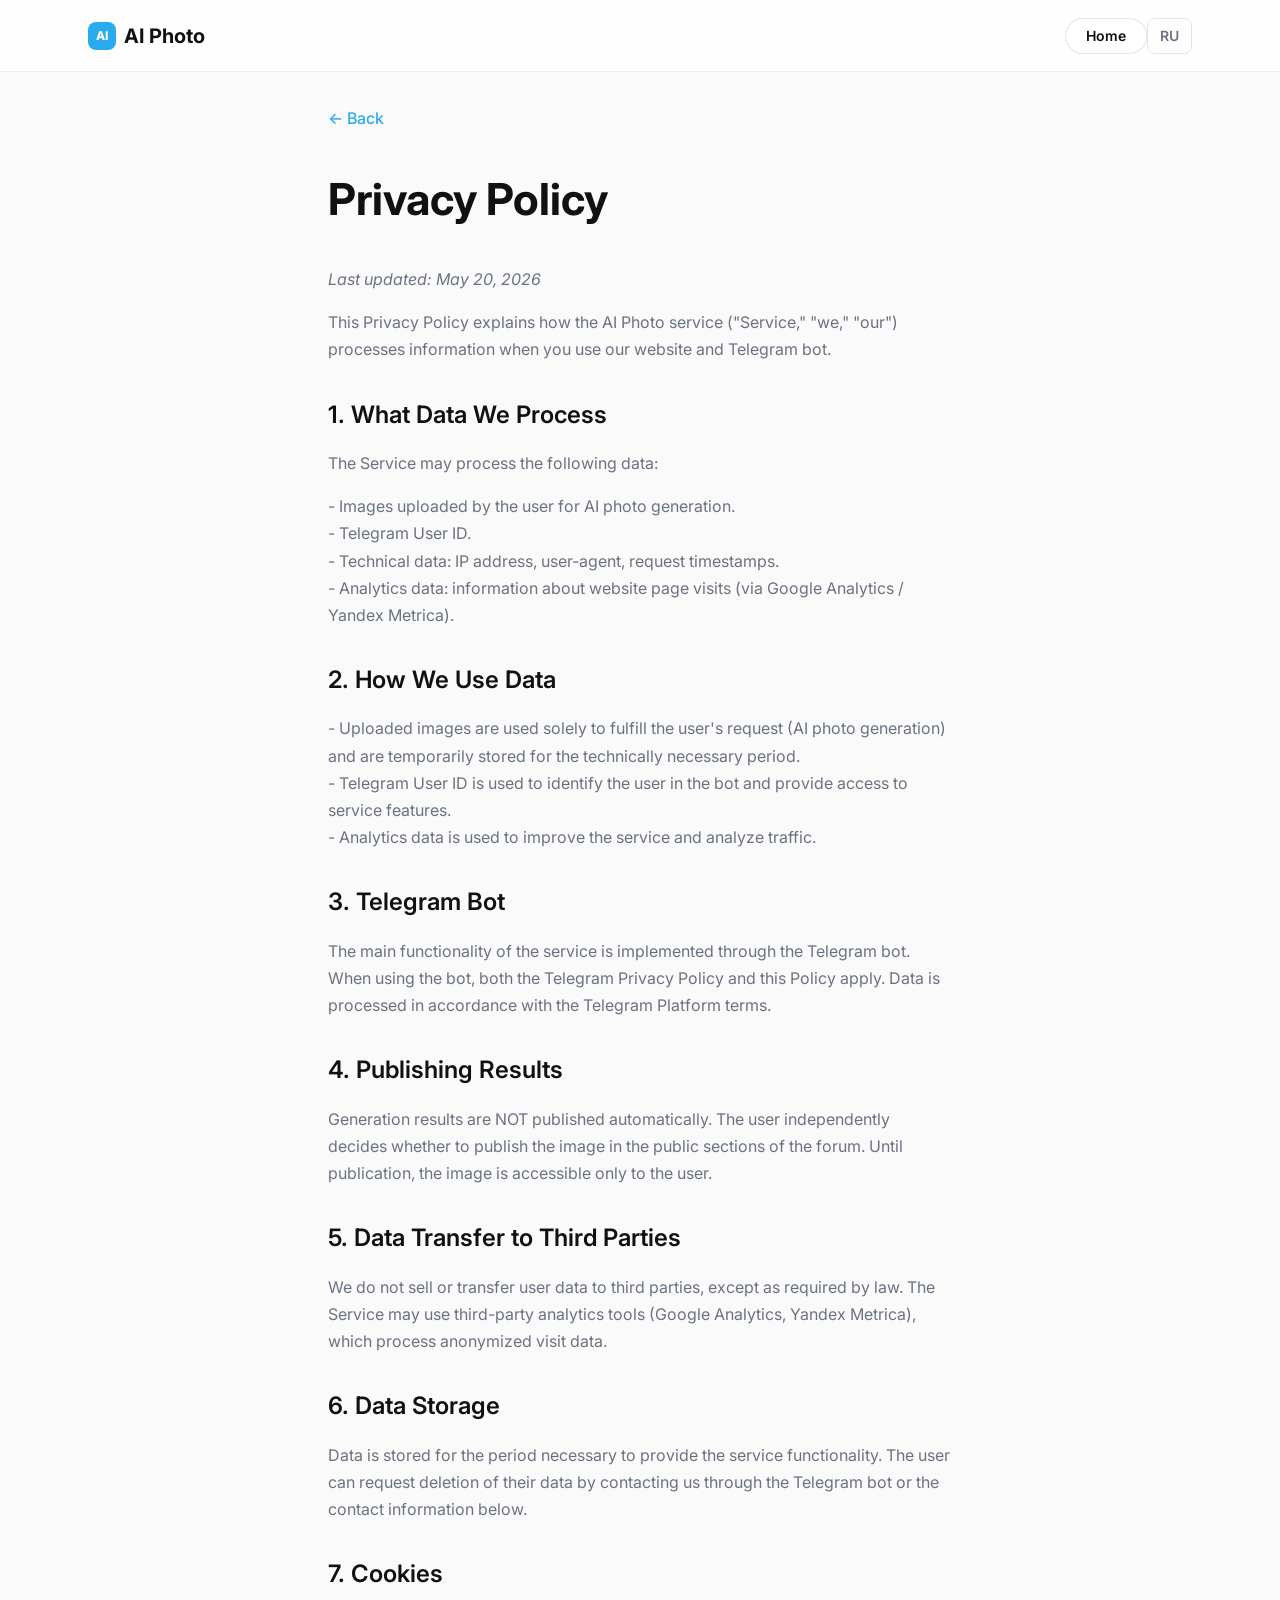
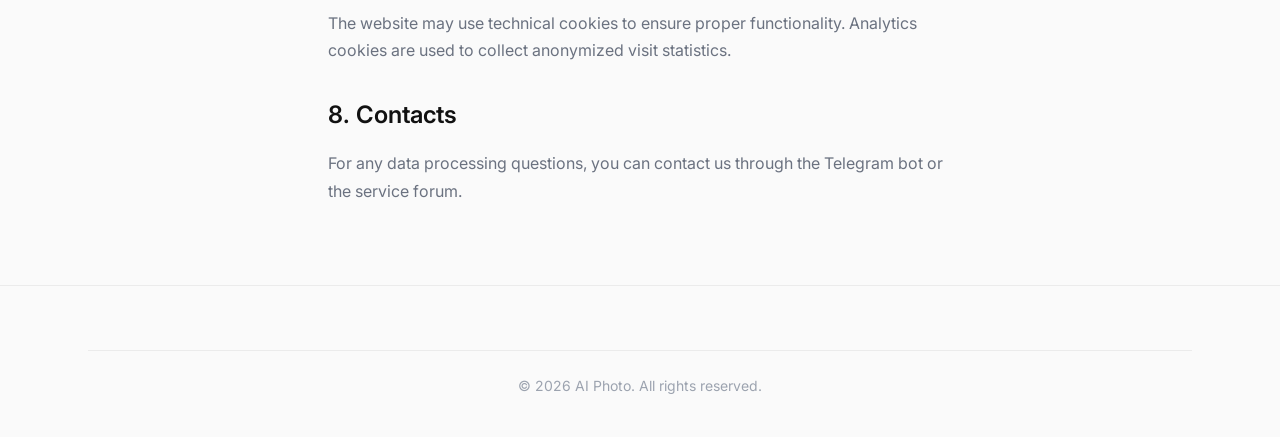
<file: privacy.html>
<!DOCTYPE html>
<html lang="ru">
<head>
<script>
(function(){
  if(sessionStorage.getItem('lang_override'))return;
  var l=(navigator.language||'').toLowerCase();
  if(l.startsWith('en')){
    location.replace(location.origin+'/en'+location.pathname);
  }
})();
</script>
  <meta charset="UTF-8">
  <meta name="viewport" content="width=device-width, initial-scale=1.0">
  <title>Политика конфиденциальности — AI Photo в Telegram</title>
  <meta name="robots" content="noindex, follow">
  <link rel="alternate" hreflang="ru" href="https://aiplatformimage.online/privacy.html">
  <link rel="alternate" hreflang="en" href="https://aiplatformimage.online/en/privacy.html">
  <link rel="alternate" hreflang="x-default" href="https://aiplatformimage.online/privacy.html">
  <link rel="stylesheet" href="css/style.css?v=15">
</head>
<body>

<header class="site-header" id="header">
  <div class="header-inner">
    <a href="index.html" class="header-logo">
      <span class="header-logo-icon">AI</span>
      AI Photo
    </a>
    <div class="header-cta-desktop">
      <a href="index.html" class="btn btn-secondary btn-sm">На главную</a>
      <a href="en/privacy.html" class="lang-switch" onclick="sessionStorage.setItem('lang_override','1')">EN</a>
    </div>
  </div>
</header>

<main class="legal-page">
  <div class="container legal-content">
    <a href="index.html" class="back-link">← На главную</a>
    <h1>Политика конфиденциальности</h1>
    <p><em>Дата последнего обновления: 20 мая 2026 г.</em></p>

    <p>Настоящая Политика конфиденциальности объясняет, как сервис AI Photo («Сервис», «мы», «наш») обрабатывает информацию при использовании вами нашего сайта и Telegram-бота.</p>

    <h2>1. Какие данные мы обрабатываем</h2>
    <p>Сервис может обрабатывать следующие данные:</p>
    <p>- Изображения, загруженные пользователем для генерации AI-фото.<br>
    - Идентификатор пользователя в Telegram (Telegram User ID).<br>
    - Технические данные: IP-адрес, user-agent, временные метки запросов.<br>
    - Данные аналитики: информация о посещении страниц сайта (через Google Analytics / Яндекс Метрику).</p>

    <h2>2. Как мы используем данные</h2>
    <p>- Загруженные изображения используются исключительно для выполнения запроса пользователя (генерация AI-фото) и временно хранятся в течение технически необходимого периода.<br>
    - Telegram User ID используется для идентификации пользователя в боте и предоставления доступа к функциям сервиса.<br>
    - Данные аналитики используются для улучшения работы сервиса и анализа трафика.</p>

    <h2>3. Telegram-бот</h2>
    <p>Основная функциональность сервиса реализована через Telegram-бота. При использовании бота применяются политика конфиденциальности Telegram и настоящая Политика. Данные обрабатываются в соответствии с условиями Telegram Platform.</p>

    <h2>4. Публикация результатов</h2>
    <p>Результаты генерации НЕ публикуются автоматически. Пользователь самостоятельно принимает решение о публикации изображения в публичных разделах форума. До момента публикации изображение доступно только пользователю.</p>

    <h2>5. Передача данных третьим лицам</h2>
    <p>Мы не продаём и не передаём пользовательские данные третьим лицам, за исключением случаев, предусмотренных законодательством. Сервис может использовать сторонние инструменты аналитики (Google Analytics, Яндекс Метрика), которые обрабатывают обезличенные данные о посещениях.</p>

    <h2>6. Хранение данных</h2>
    <p>Данные хранятся в течение срока, необходимого для предоставления функциональности сервиса. Пользователь может запросить удаление своих данных, обратившись через Telegram-бота или контактную информацию ниже.</p>

    <h2>7. Файлы cookie</h2>
    <p>Сайт может использовать технические cookie для обеспечения корректной работы. Cookie аналитики используются для сбора обезличенной статистики посещений.</p>

    <h2>8. Контакты</h2>
    <p>По всем вопросам, связанным с обработкой данных, вы можете обратиться через Telegram-бота или форум сервиса.</p>
  </div>
</main>

<footer class="site-footer">
  <div class="container">
    <div class="footer-bottom">
      <p>&copy; 2026 AI Photo. Все права защищены.</p>
    </div>
  </div>
</footer>

<script src="js/main.js"></script>
</body>
</html>
</file>
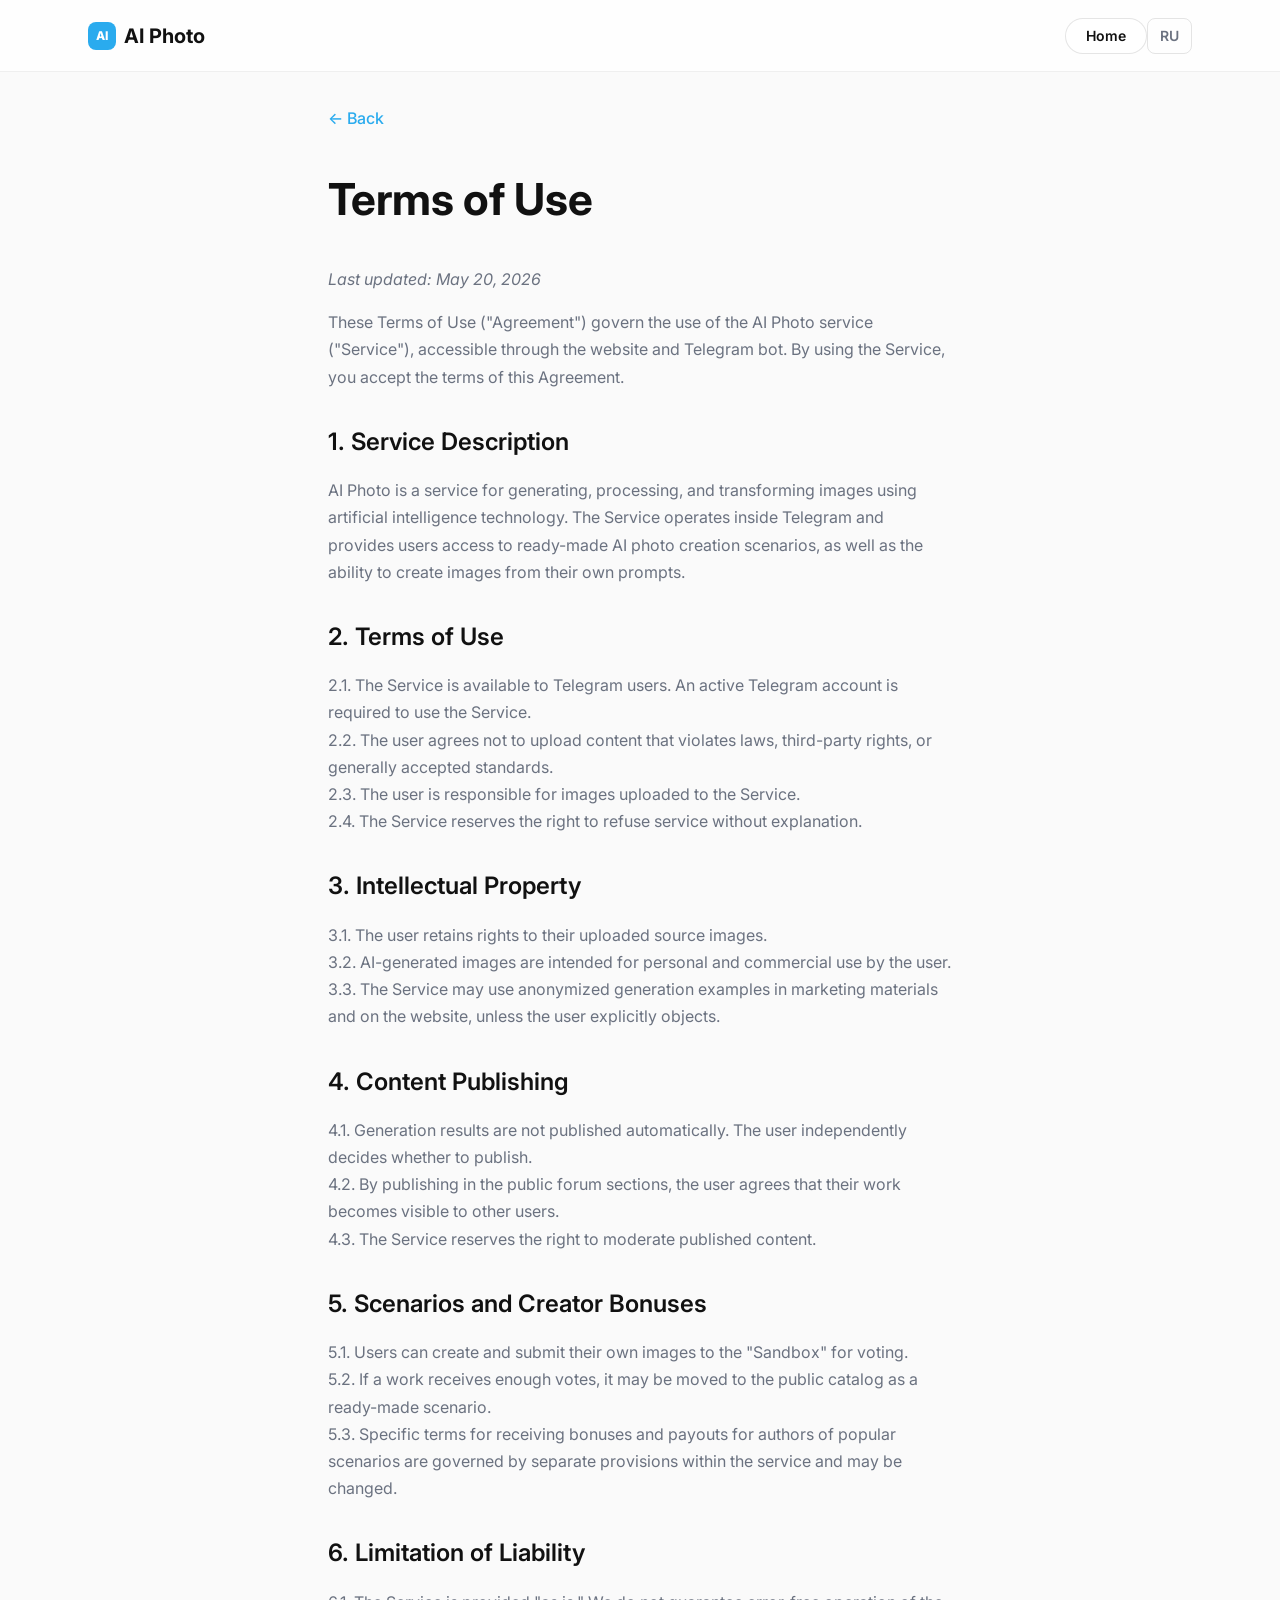
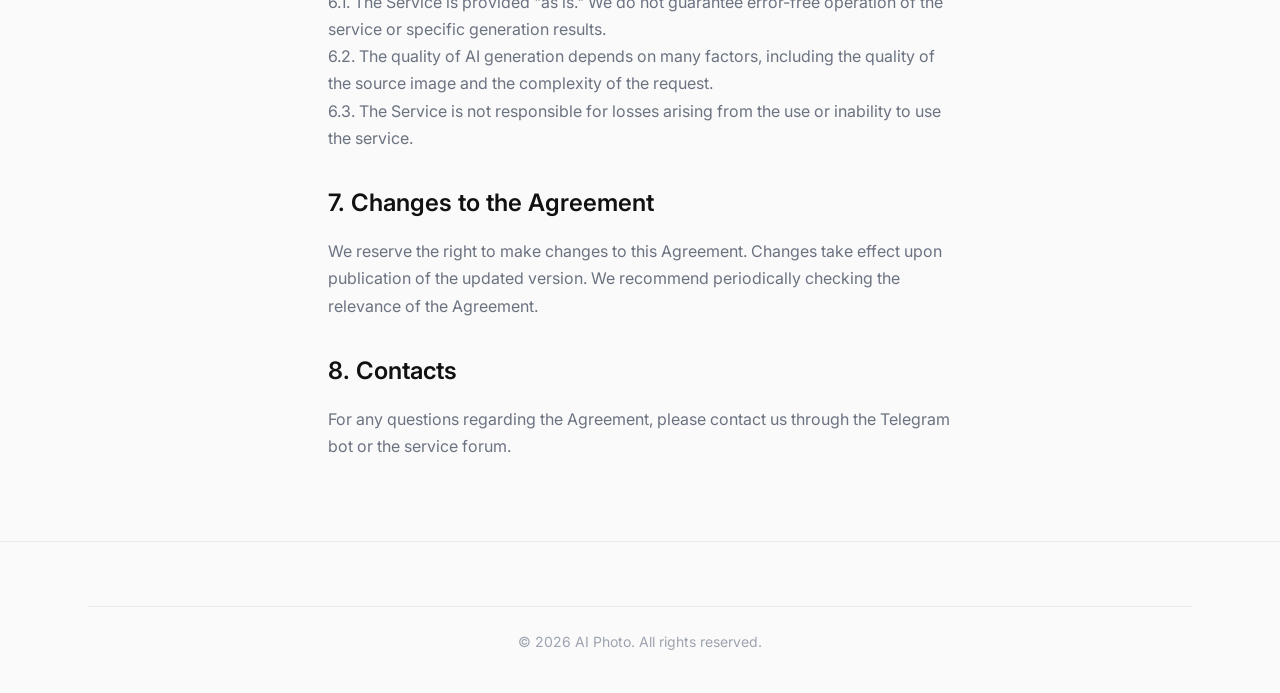
<file: terms.html>
<!DOCTYPE html>
<html lang="ru">
<head>
<script>
(function(){
  if(sessionStorage.getItem('lang_override'))return;
  var l=(navigator.language||'').toLowerCase();
  if(l.startsWith('en')){
    location.replace(location.origin+'/en'+location.pathname);
  }
})();
</script>
  <meta charset="UTF-8">
  <meta name="viewport" content="width=device-width, initial-scale=1.0">
  <title>Пользовательское соглашение — AI Photo в Telegram</title>
  <meta name="robots" content="noindex, follow">
  <link rel="alternate" hreflang="ru" href="https://aiplatformimage.online/terms.html">
  <link rel="alternate" hreflang="en" href="https://aiplatformimage.online/en/terms.html">
  <link rel="alternate" hreflang="x-default" href="https://aiplatformimage.online/terms.html">
  <link rel="stylesheet" href="css/style.css?v=15">
</head>
<body>

<header class="site-header" id="header">
  <div class="header-inner">
    <a href="index.html" class="header-logo">
      <span class="header-logo-icon">AI</span>
      AI Photo
    </a>
    <div class="header-cta-desktop">
      <a href="index.html" class="btn btn-secondary btn-sm">На главную</a>
      <a href="en/terms.html" class="lang-switch" onclick="sessionStorage.setItem('lang_override','1')">EN</a>
    </div>
  </div>
</header>

<main class="legal-page">
  <div class="container legal-content">
    <a href="index.html" class="back-link">← На главную</a>
    <h1>Пользовательское соглашение</h1>
    <p><em>Дата последнего обновления: 20 мая 2026 г.</em></p>

    <p>Настоящее Пользовательское соглашение («Соглашение») регулирует использование сервиса AI Photo («Сервис»), доступного через сайт и Telegram-бота. Используя Сервис, вы принимаете условия настоящего Соглашения.</p>

    <h2>1. Описание сервиса</h2>
    <p>AI Photo — это сервис для генерации, обработки и трансформации изображений с использованием технологий искусственного интеллекта. Сервис работает внутри Telegram и предоставляет пользователям доступ к готовым сценариям создания AI-фото, а также возможность создания изображений по собственным промптам.</p>

    <h2>2. Условия использования</h2>
    <p>2.1. Сервис доступен пользователям Telegram. Для использования необходимо иметь активный аккаунт в Telegram.<br>
    2.2. Пользователь обязуется не загружать контент, нарушающий законодательство, права третьих лиц или общепринятые нормы.<br>
    2.3. Пользователь несёт ответственность за изображения, загружаемые в Сервис.<br>
    2.4. Сервис оставляет за собой право отказать в обслуживании без объяснения причин.</p>

    <h2>3. Интеллектуальная собственность</h2>
    <p>3.1. Пользователь сохраняет права на загруженные им исходные изображения.<br>
    3.2. Сгенерированные AI-изображения предназначены для личного и коммерческого использования пользователем.<br>
    3.3. Сервис может использовать обезличенные примеры генераций в маркетинговых материалах и на сайте, если пользователь явно не возражает.</p>

    <h2>4. Публикация контента</h2>
    <p>4.1. Результаты генерации не публикуются автоматически. Пользователь самостоятельно принимает решение о публикации.<br>
    4.2. При публикации в публичных разделах форума пользователь соглашается с тем, что его работа становится видимой другим пользователям.<br>
    4.3. Сервис оставляет за собой право модерации публикуемого контента.</p>

    <h2>5. Сценарии и бонусы для креаторов</h2>
    <p>5.1. Пользователи могут создавать и отправлять собственные изображения в «Песочницу» для голосования.<br>
    5.2. Если работа набирает достаточное количество голосов, она может быть перенесена в общий каталог как готовый сценарий.<br>
    5.3. Конкретные условия получения бонусов и отчислений для авторов популярных сценариев регулируются отдельными положениями внутри сервиса и могут быть изменены.</p>

    <h2>6. Ограничение ответственности</h2>
    <p>6.1. Сервис предоставляется «как есть» (as is). Мы не гарантируем безошибочную работу сервиса или конкретные результаты генерации.<br>
    6.2. Качество AI-генерации зависит от множества факторов, включая качество исходного изображения и сложность запроса.<br>
    6.3. Сервис не несёт ответственности за убытки, возникшие в результате использования или невозможности использования сервиса.</p>

    <h2>7. Изменения соглашения</h2>
    <p>Мы оставляем за собой право вносить изменения в настоящее Соглашение. Изменения вступают в силу с момента публикации обновлённой версии. Рекомендуем периодически проверять актуальность Соглашения.</p>

    <h2>8. Контакты</h2>
    <p>По всем вопросам, связанным с Соглашением, обращайтесь через Telegram-бота или форум сервиса.</p>
  </div>
</main>

<footer class="site-footer">
  <div class="container">
    <div class="footer-bottom">
      <p>&copy; 2026 AI Photo. Все права защищены.</p>
    </div>
  </div>
</footer>

<script src="js/main.js"></script>
</body>
</html>
</file>
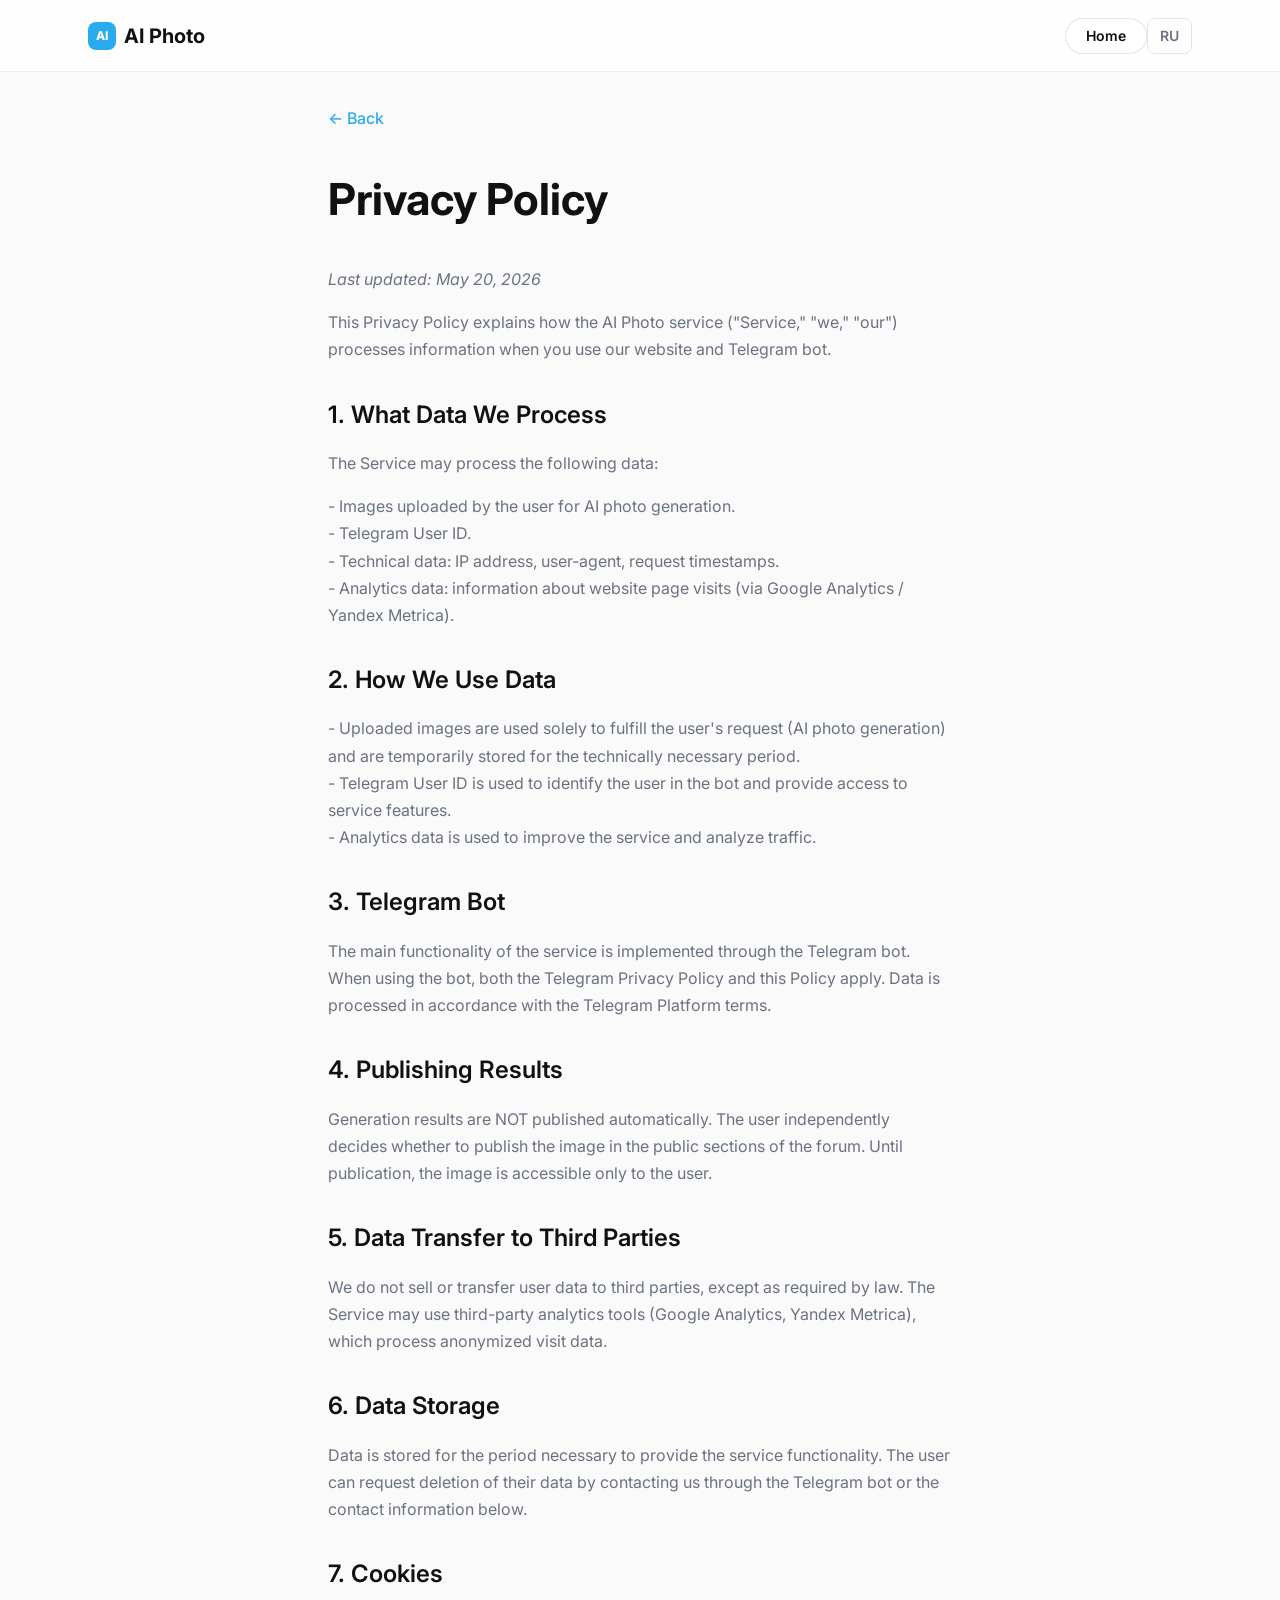
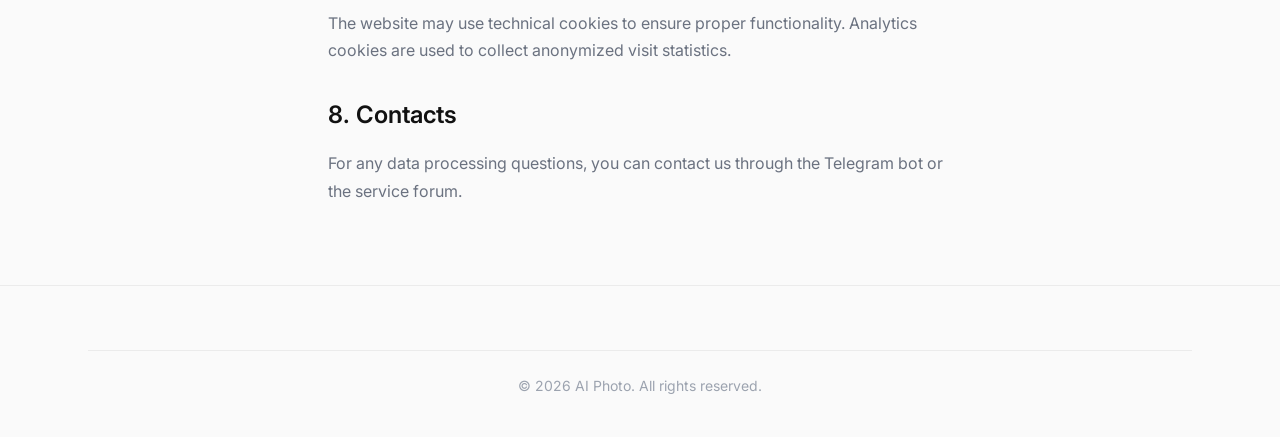
<file: en/privacy.html>
<!DOCTYPE html>
<html lang="en">
<head>
<script>
(function(){
  if(sessionStorage.getItem('lang_override'))return;
  var l=(navigator.language||'').toLowerCase();
  if(l.startsWith('ru')){
    location.replace(location.origin+location.pathname.replace('/en/','/'));
  }
})();
</script>
  <meta charset="UTF-8">
  <meta name="viewport" content="width=device-width, initial-scale=1.0">
  <title>Privacy Policy — AI Photo in Telegram</title>
  <meta name="robots" content="noindex, follow">
  <link rel="alternate" hreflang="ru" href="https://aiplatformimage.online/privacy.html">
  <link rel="alternate" hreflang="en" href="https://aiplatformimage.online/en/privacy.html">
  <link rel="alternate" hreflang="x-default" href="https://aiplatformimage.online/privacy.html">
  <link rel="stylesheet" href="../css/style.css?v=15">
</head>
<body>

<header class="site-header" id="header">
  <div class="header-inner">
    <a href="../index.html" class="header-logo">
      <span class="header-logo-icon">AI</span>
      AI Photo
    </a>
    <div class="header-cta-desktop">
      <a href="../index.html" class="btn btn-secondary btn-sm">Home</a>
      <a href="https://aiplatformimage.online/privacy.html" class="lang-switch" onclick="sessionStorage.setItem('lang_override','1')">RU</a>
    </div>
  </div>
</header>

<main class="legal-page">
  <div class="container legal-content">
    <a href="../index.html" class="back-link">&#8592; Back</a>
    <h1>Privacy Policy</h1>
    <p><em>Last updated: May 20, 2026</em></p>

    <p>This Privacy Policy explains how the AI Photo service ("Service," "we," "our") processes information when you use our website and Telegram bot.</p>

    <h2>1. What Data We Process</h2>
    <p>The Service may process the following data:</p>
    <p>- Images uploaded by the user for AI photo generation.<br>
    - Telegram User ID.<br>
    - Technical data: IP address, user-agent, request timestamps.<br>
    - Analytics data: information about website page visits (via Google Analytics / Yandex Metrica).</p>

    <h2>2. How We Use Data</h2>
    <p>- Uploaded images are used solely to fulfill the user's request (AI photo generation) and are temporarily stored for the technically necessary period.<br>
    - Telegram User ID is used to identify the user in the bot and provide access to service features.<br>
    - Analytics data is used to improve the service and analyze traffic.</p>

    <h2>3. Telegram Bot</h2>
    <p>The main functionality of the service is implemented through the Telegram bot. When using the bot, both the Telegram Privacy Policy and this Policy apply. Data is processed in accordance with the Telegram Platform terms.</p>

    <h2>4. Publishing Results</h2>
    <p>Generation results are NOT published automatically. The user independently decides whether to publish the image in the public sections of the forum. Until publication, the image is accessible only to the user.</p>

    <h2>5. Data Transfer to Third Parties</h2>
    <p>We do not sell or transfer user data to third parties, except as required by law. The Service may use third-party analytics tools (Google Analytics, Yandex Metrica), which process anonymized visit data.</p>

    <h2>6. Data Storage</h2>
    <p>Data is stored for the period necessary to provide the service functionality. The user can request deletion of their data by contacting us through the Telegram bot or the contact information below.</p>

    <h2>7. Cookies</h2>
    <p>The website may use technical cookies to ensure proper functionality. Analytics cookies are used to collect anonymized visit statistics.</p>

    <h2>8. Contacts</h2>
    <p>For any data processing questions, you can contact us through the Telegram bot or the service forum.</p>
  </div>
</main>

<footer class="site-footer">
  <div class="container">
    <div class="footer-bottom">
      <p>&copy; 2026 AI Photo. All rights reserved.</p>
    </div>
  </div>
</footer>

<script src="../js/main.js"></script>
</body>
</html>
</file>
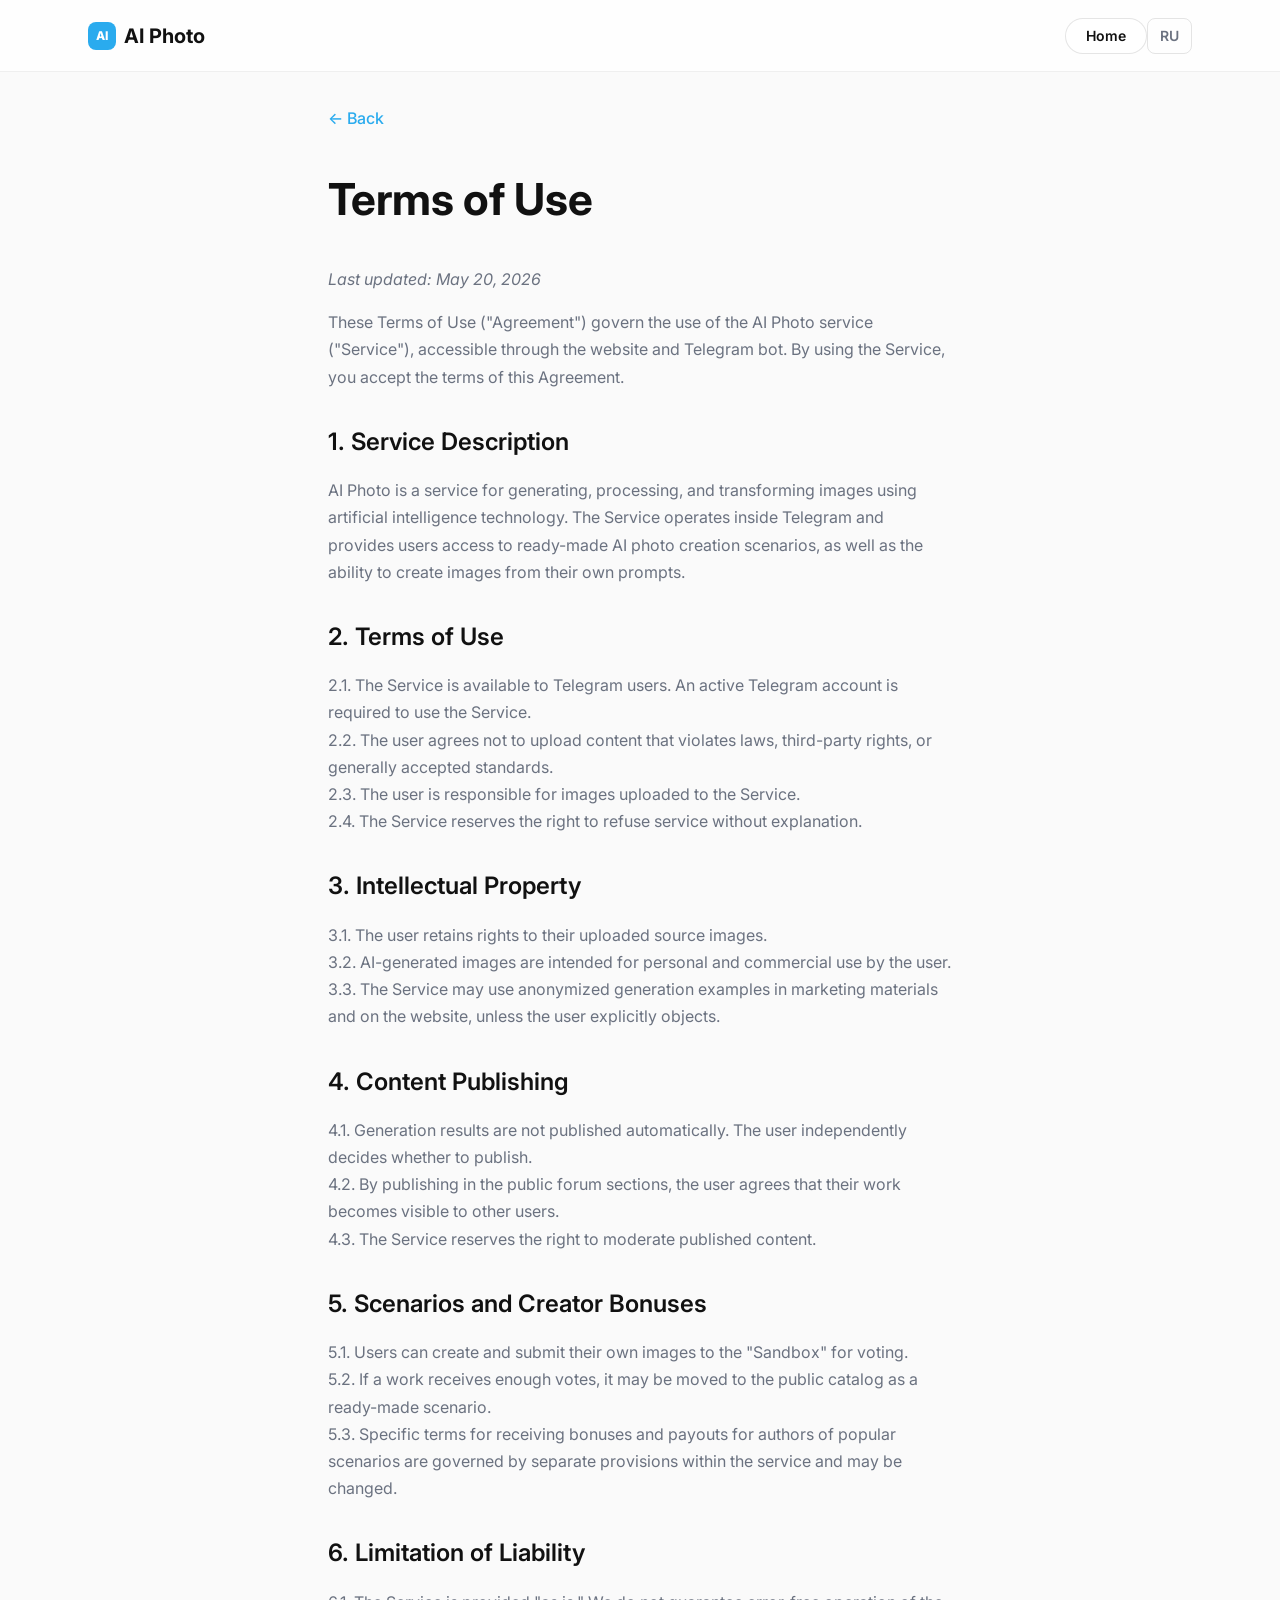
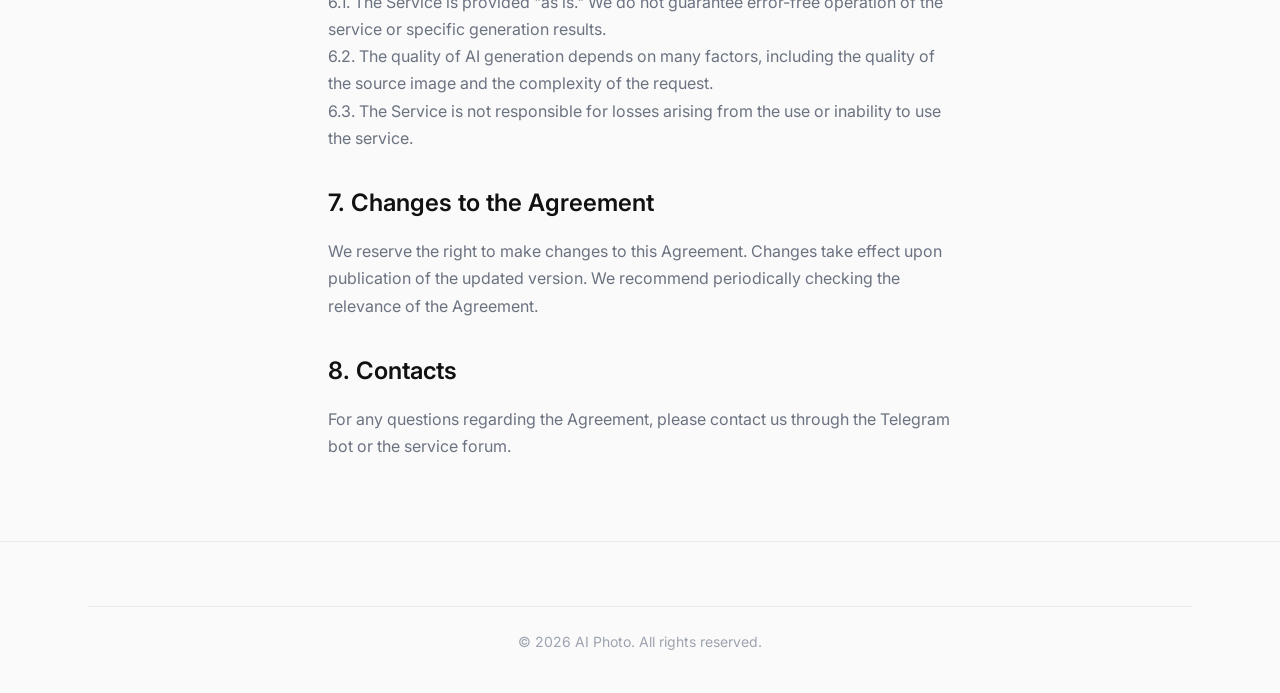
<file: en/terms.html>
<!DOCTYPE html>
<html lang="en">
<head>
<script>
(function(){
  if(sessionStorage.getItem('lang_override'))return;
  var l=(navigator.language||'').toLowerCase();
  if(l.startsWith('ru')){
    location.replace(location.origin+location.pathname.replace('/en/','/'));
  }
})();
</script>
  <meta charset="UTF-8">
  <meta name="viewport" content="width=device-width, initial-scale=1.0">
  <title>Terms of Use — AI Photo in Telegram</title>
  <meta name="robots" content="noindex, follow">
  <link rel="alternate" hreflang="ru" href="https://aiplatformimage.online/terms.html">
  <link rel="alternate" hreflang="en" href="https://aiplatformimage.online/en/terms.html">
  <link rel="alternate" hreflang="x-default" href="https://aiplatformimage.online/terms.html">
  <link rel="stylesheet" href="../css/style.css?v=15">
</head>
<body>

<header class="site-header" id="header">
  <div class="header-inner">
    <a href="../index.html" class="header-logo">
      <span class="header-logo-icon">AI</span>
      AI Photo
    </a>
    <div class="header-cta-desktop">
      <a href="../index.html" class="btn btn-secondary btn-sm">Home</a>
      <a href="https://aiplatformimage.online/terms.html" class="lang-switch" onclick="sessionStorage.setItem('lang_override','1')">RU</a>
    </div>
  </div>
</header>

<main class="legal-page">
  <div class="container legal-content">
    <a href="../index.html" class="back-link">&#8592; Back</a>
    <h1>Terms of Use</h1>
    <p><em>Last updated: May 20, 2026</em></p>

    <p>These Terms of Use ("Agreement") govern the use of the AI Photo service ("Service"), accessible through the website and Telegram bot. By using the Service, you accept the terms of this Agreement.</p>

    <h2>1. Service Description</h2>
    <p>AI Photo is a service for generating, processing, and transforming images using artificial intelligence technology. The Service operates inside Telegram and provides users access to ready-made AI photo creation scenarios, as well as the ability to create images from their own prompts.</p>

    <h2>2. Terms of Use</h2>
    <p>2.1. The Service is available to Telegram users. An active Telegram account is required to use the Service.<br>
    2.2. The user agrees not to upload content that violates laws, third-party rights, or generally accepted standards.<br>
    2.3. The user is responsible for images uploaded to the Service.<br>
    2.4. The Service reserves the right to refuse service without explanation.</p>

    <h2>3. Intellectual Property</h2>
    <p>3.1. The user retains rights to their uploaded source images.<br>
    3.2. AI-generated images are intended for personal and commercial use by the user.<br>
    3.3. The Service may use anonymized generation examples in marketing materials and on the website, unless the user explicitly objects.</p>

    <h2>4. Content Publishing</h2>
    <p>4.1. Generation results are not published automatically. The user independently decides whether to publish.<br>
    4.2. By publishing in the public forum sections, the user agrees that their work becomes visible to other users.<br>
    4.3. The Service reserves the right to moderate published content.</p>

    <h2>5. Scenarios and Creator Bonuses</h2>
    <p>5.1. Users can create and submit their own images to the "Sandbox" for voting.<br>
    5.2. If a work receives enough votes, it may be moved to the public catalog as a ready-made scenario.<br>
    5.3. Specific terms for receiving bonuses and payouts for authors of popular scenarios are governed by separate provisions within the service and may be changed.</p>

    <h2>6. Limitation of Liability</h2>
    <p>6.1. The Service is provided "as is." We do not guarantee error-free operation of the service or specific generation results.<br>
    6.2. The quality of AI generation depends on many factors, including the quality of the source image and the complexity of the request.<br>
    6.3. The Service is not responsible for losses arising from the use or inability to use the service.</p>

    <h2>7. Changes to the Agreement</h2>
    <p>We reserve the right to make changes to this Agreement. Changes take effect upon publication of the updated version. We recommend periodically checking the relevance of the Agreement.</p>

    <h2>8. Contacts</h2>
    <p>For any questions regarding the Agreement, please contact us through the Telegram bot or the service forum.</p>
  </div>
</main>

<footer class="site-footer">
  <div class="container">
    <div class="footer-bottom">
      <p>&copy; 2026 AI Photo. All rights reserved.</p>
    </div>
  </div>
</footer>

<script src="../js/main.js"></script>
</body>
</html>
</file>
<file: css/style.css>
/* ============================================================
   AI-фото в Telegram — Landing Page Styles
   Design: Premium Visual Gallery (Apple × Pinterest × Runway × Airbnb)
   ============================================================ */

/* ---- FONTS ---- */
@import url('https://fonts.googleapis.com/css2?family=Inter:wght@400;500;600;700;800&display=swap');

/* ---- CUSTOM PROPERTIES ---- */
:root {
  /* Colors */
  --bg-primary: #FAFAFA;
  --bg-alt: #F7F7F5;
  --text-primary: #111111;
  --text-secondary: #6B7280;
  --text-tertiary: #9CA3AF;
  --accent-telegram: #2AABEE;
  --accent-telegram-hover: #1E8DC9;
  --accent-violet: #8B5CF6;
  --accent-pink: #F4A7C5;
  --accent-light-blue: #DDF4FF;
  --accent-cream: #FFF5E8;
  --dark-block: #0E1117;
  --dark-block-text: #F0F0F0;
  --dark-block-secondary: #9CA3AF;

  /* UI Colors */
  --white: #FFFFFF;
  --border-light: rgba(0,0,0,0.06);
  --border-medium: rgba(0,0,0,0.1);
  --shadow-card: 0 2px 16px rgba(0,0,0,0.06);
  --shadow-card-hover: 0 8px 32px rgba(0,0,0,0.10);
  --shadow-button: 0 4px 16px rgba(42,171,238,0.25);

  /* Typography */
  --font-sans: 'Inter', system-ui, -apple-system, sans-serif;
  --font-h1-desktop: 4rem;
  --font-h1-tablet: 2.75rem;
  --font-h1-mobile: 2.5rem;
  --font-h2-desktop: 2.75rem;
  --font-h2-tablet: 2rem;
  --font-h2-mobile: 1.75rem;
  --font-h3-desktop: 1.5rem;
  --font-body-lg: 1.125rem;
  --font-body: 1rem;
  --font-body-sm: 0.875rem;
  --font-small: 0.75rem;

  /* Spacing */
  --content-width: 1200px;
  --section-padding-y: 6rem;
  --section-padding-y-mobile: 3rem;

  /* Radii */
  --radius-card: 24px;
  --radius-card-lg: 32px;
  --radius-button: 999px;
  --radius-img: 20px;

  /* Transitions */
  --transition-fast: 180ms ease;
  --transition-base: 240ms ease;
  --transition-slow: 360ms ease;

  /* Breakpoints (for JS use) */
  --bp-mobile: 360px;
  --bp-tablet: 768px;
  --bp-desktop: 1024px;
  --bp-wide: 1440px;
}

/* ---- RESET ---- */
*, *::before, *::after {
  box-sizing: border-box;
  margin: 0;
  padding: 0;
}

html {
  scroll-behavior: smooth;
  -webkit-text-size-adjust: 100%;
}

body {
  font-family: var(--font-sans);
  font-size: var(--font-body-lg);
  line-height: 1.6;
  color: var(--text-primary);
  background-color: var(--bg-primary);
  -webkit-font-smoothing: antialiased;
  -moz-osx-font-smoothing: grayscale;
  overflow-x: hidden;
}

img, svg { display: block; max-width: 100%; }
a { color: inherit; text-decoration: none; }
button { font-family: inherit; cursor: pointer; border: none; background: none; }
ul, ol { list-style: none; }

/* ---- LAYOUT ---- */
.container {
  width: 100%;
  max-width: var(--content-width);
  margin: 0 auto;
  padding: 0 1.5rem;
}

@media (min-width: 768px) {
  .container { padding: 0 2rem; }
}

@media (min-width: 1024px) {
  .container { padding: 0 3rem; }
}

.section {
  padding: var(--section-padding-y) 0;
}

@media (max-width: 767px) {
  .section { padding: var(--section-padding-y-mobile) 0; }
}

.section-header {
  text-align: center;
  margin-bottom: 3rem;
}

@media (max-width: 767px) {
  .section-header { margin-bottom: 2rem; }
}

.section-title {
  font-size: var(--font-h2-desktop);
  font-weight: 700;
  line-height: 1.15;
  letter-spacing: -0.02em;
  color: var(--text-primary);
  margin-bottom: 0.75rem;
}

@media (max-width: 1023px) {
  .section-title { font-size: var(--font-h2-tablet); }
}

@media (max-width: 767px) {
  .section-title { font-size: var(--font-h2-mobile); margin-bottom: 0.5rem; }
}

.section-subtitle {
  font-size: var(--font-body-lg);
  color: var(--text-secondary);
  max-width: 640px;
  margin: 0 auto;
}

@media (max-width: 767px) {
  .section-subtitle { font-size: var(--font-body); }
}

/* ---- BUTTONS ---- */
.btn {
  display: inline-flex;
  align-items: center;
  justify-content: center;
  gap: 0.5rem;
  padding: 0.875rem 1.75rem;
  border-radius: var(--radius-button);
  font-size: 1rem;
  font-weight: 600;
  line-height: 1;
  transition: all var(--transition-base);
  white-space: nowrap;
  will-change: transform;
}

.btn:active { transform: scale(0.97); }

.btn-primary {
  background: var(--accent-telegram);
  color: var(--white);
  box-shadow: var(--shadow-button);
}

.btn-primary:hover {
  background: var(--accent-telegram-hover);
  transform: scale(1.02);
  box-shadow: 0 6px 24px rgba(42,171,238,0.35);
}

.btn-secondary {
  background: var(--white);
  color: var(--text-primary);
  border: 1.5px solid var(--border-medium);
}

.btn-secondary:hover {
  background: var(--bg-alt);
  transform: scale(1.02);
}

.btn-sm {
  padding: 0.625rem 1.25rem;
  font-size: var(--font-body-sm);
}

.btn-lg {
  padding: 1rem 2.25rem;
  font-size: 1.125rem;
}

.btn-icon {
  width: 1.25rem;
  height: 1.25rem;
  flex-shrink: 0;
}

.btn-group {
  display: flex;
  flex-wrap: wrap;
  gap: 0.75rem;
  align-items: center;
}

@media (max-width: 767px) {
  .btn-group { flex-direction: column; width: 100%; }
  .btn-group .btn { width: 100%; }
}

/* ---- CARDS ---- */
.card {
  background: var(--white);
  border-radius: var(--radius-card);
  border: 1px solid var(--border-light);
  box-shadow: var(--shadow-card);
  overflow: hidden;
  transition: all var(--transition-base);
}

.card:hover {
  transform: scale(1.02);
  box-shadow: var(--shadow-card-hover);
}

/* ---- SVG PLACEHOLDER IMAGES ---- */
.placeholder-img {
  width: 100%;
  height: 100%;
  display: block;
  border-radius: var(--radius-img);
}

.placeholder-img rect {
  width: 100%;
  height: 100%;
}

.placeholder-img text {
  font-family: var(--font-sans);
  font-weight: 600;
  fill: white;
  text-anchor: middle;
  dominant-baseline: central;
}

/* ---- FADE-IN ANIMATION ---- */
.anim-fade {
  opacity: 0;
  transform: translateY(20px);
  transition: opacity 0.6s ease, transform 0.6s ease;
}

.anim-fade.visible {
  opacity: 1;
  transform: translateY(0);
}

/* ---- STAGGER DELAYS ---- */
.anim-fade:nth-child(1) { transition-delay: 0ms; }
.anim-fade:nth-child(2) { transition-delay: 80ms; }
.anim-fade:nth-child(3) { transition-delay: 160ms; }
.anim-fade:nth-child(4) { transition-delay: 240ms; }
.anim-fade:nth-child(5) { transition-delay: 320ms; }
.anim-fade:nth-child(6) { transition-delay: 400ms; }
.anim-fade:nth-child(7) { transition-delay: 480ms; }
.anim-fade:nth-child(8) { transition-delay: 560ms; }

/* ============================================================
   HEADER
   ============================================================ */
.site-header {
  position: fixed;
  top: 0;
  left: 0;
  right: 0;
  z-index: 100;
  height: 72px;
  background: rgba(255,255,255,0.75);
  backdrop-filter: blur(16px);
  -webkit-backdrop-filter: blur(16px);
  border-bottom: 1px solid var(--border-light);
  transition: background var(--transition-base), box-shadow var(--transition-base);
}

.site-header.scrolled {
  background: rgba(255,255,255,0.92);
  box-shadow: 0 1px 8px rgba(0,0,0,0.06);
}

@media (max-width: 767px) {
  .site-header { height: 60px; }
}

.header-inner {
  display: flex;
  align-items: center;
  justify-content: space-between;
  height: 100%;
  padding: 0 1.5rem;
  max-width: var(--content-width);
  margin: 0 auto;
}

@media (min-width: 768px) {
  .header-inner { padding: 0 2rem; }
}

@media (min-width: 1024px) {
  .header-inner { padding: 0 3rem; }
}

/* Logo */
.header-logo {
  display: flex;
  align-items: center;
  gap: 0.5rem;
  font-weight: 700;
  font-size: 1.25rem;
  color: var(--text-primary);
  flex-shrink: 0;
}

.header-logo-icon {
  width: 28px;
  height: 28px;
  background: var(--accent-telegram);
  border-radius: 8px;
  display: flex;
  align-items: center;
  justify-content: center;
  color: white;
  font-size: 0.75rem;
  font-weight: 800;
}

/* Desktop Nav */
.header-nav {
  display: none;
  align-items: center;
  gap: 0.25rem;
}

@media (min-width: 1024px) {
  .header-nav { display: flex; }
}

.header-nav a {
  padding: 0.5rem 0.875rem;
  font-size: var(--font-body-sm);
  font-weight: 500;
  color: var(--text-secondary);
  border-radius: 8px;
  transition: all var(--transition-fast);
}

.header-nav a:hover,
.header-nav a.active {
  color: var(--text-primary);
  background: rgba(0,0,0,0.04);
}

.header-cta-desktop {
  display: none;
}

@media (min-width: 1024px) {
  .header-cta-desktop { display: flex; }
}

.header-cta-mobile {
  display: flex;
  align-items: center;
  gap: 0.75rem;
}

@media (min-width: 1024px) {
  .header-cta-mobile { display: none; }
}

/* Language Switcher */
.lang-switch {
  display: inline-flex;
  align-items: center;
  justify-content: center;
  padding: 0.375rem 0.75rem;
  font-size: var(--font-body-sm);
  font-weight: 600;
  color: var(--text-secondary);
  border: 1.5px solid var(--border-medium);
  border-radius: 8px;
  transition: all var(--transition-fast);
  white-space: nowrap;
  flex-shrink: 0;
  line-height: 1;
  background: transparent;
  text-decoration: none;
}

.lang-switch:hover {
  color: var(--accent-telegram);
  border-color: var(--accent-telegram);
  background: var(--accent-light-blue);
}

.lang-switch-desktop {
  display: none;
}

@media (min-width: 1024px) {
  .lang-switch-desktop { display: inline-flex; }
}

/* Burger */
.burger {
  display: flex;
  flex-direction: column;
  justify-content: center;
  gap: 5px;
  width: 32px;
  height: 32px;
  padding: 4px;
  z-index: 110;
}

.burger span {
  display: block;
  width: 100%;
  height: 2px;
  background: var(--text-primary);
  border-radius: 2px;
  transition: all var(--transition-fast);
}

.burger.open span:nth-child(1) { transform: translateY(6px) rotate(45deg); }
.burger.open span:nth-child(2) { opacity: 0; }
.burger.open span:nth-child(3) { transform: translateY(-6px) rotate(-45deg); }

/* Mobile Menu */
.mobile-menu {
  display: none;
  position: fixed;
  top: 72px;
  left: 0;
  right: 0;
  bottom: 0;
  background: rgba(255,255,255,0.97);
  backdrop-filter: blur(16px);
  -webkit-backdrop-filter: blur(16px);
  z-index: 99;
  padding: 2rem 1.5rem;
  flex-direction: column;
  gap: 0.5rem;
  overflow-y: auto;
}

@media (max-width: 767px) {
  .mobile-menu { top: 60px; }
}

.mobile-menu.open {
  display: flex;
}

.mobile-menu a {
  display: block;
  padding: 0.875rem 1rem;
  font-size: 1.125rem;
  font-weight: 500;
  color: var(--text-primary);
  border-radius: 12px;
  transition: background var(--transition-fast);
}

.mobile-menu a:hover {
  background: rgba(0,0,0,0.04);
}

.mobile-menu .btn {
  margin-top: 1.5rem;
  width: 100%;
}

.mobile-menu .lang-switch {
  margin-top: 0.5rem;
  align-self: flex-start;
}

/* ============================================================
   HERO
   ============================================================ */
.hero-section {
  padding-top: calc(72px + 3rem);
  padding-bottom: 3rem;
  position: relative;
  overflow: hidden;
}

@media (max-width: 767px) {
  .hero-section {
    padding-top: calc(60px + 2rem);
    padding-bottom: 2rem;
  }
}

.hero-bg {
  position: absolute;
  inset: 0;
  background: radial-gradient(ellipse at 60% 40%, rgba(42,171,238,0.08) 0%, rgba(139,92,246,0.04) 50%, transparent 70%);
  pointer-events: none;
  z-index: 0;
}

.hero-content {
  display: flex;
  flex-direction: column;
  gap: 2.5rem;
  position: relative;
  z-index: 1;
}

@media (min-width: 1024px) {
  .hero-content {
    flex-direction: row;
    align-items: center;
    gap: 4rem;
  }
}

.hero-text {
  flex: 1;
  max-width: 560px;
  text-align: center;
}

@media (min-width: 1024px) {
  .hero-text { text-align: left; }
}

.hero-title {
  font-size: var(--font-h1-desktop);
  font-weight: 800;
  line-height: 1.1;
  letter-spacing: -0.025em;
  color: var(--text-primary);
  margin-bottom: 1.25rem;
}

@media (max-width: 1023px) {
  .hero-title { font-size: var(--font-h1-tablet); }
}

@media (max-width: 767px) {
  .hero-title { font-size: var(--font-h1-mobile); margin-bottom: 1rem; }
}

.hero-title .accent {
  color: var(--accent-telegram);
}

.hero-subtitle {
  font-size: 1.25rem;
  line-height: 1.55;
  color: var(--text-secondary);
  margin-bottom: 2rem;
}

@media (max-width: 767px) {
  .hero-subtitle { font-size: var(--font-body); margin-bottom: 1.5rem; }
}

.hero-micro {
  margin-top: 1rem;
  font-size: var(--font-body-sm);
  color: var(--text-tertiary);
}

.hero-visual {
  flex: 1;
}

.hero-grid {
  display: grid;
  grid-template-columns: repeat(3, 1fr);
  grid-template-rows: auto auto;
  gap: 0.75rem;
}

@media (max-width: 767px) {
  .hero-grid {
    grid-template-columns: repeat(2, 1fr);
    gap: 0.5rem;
  }
}

.hero-card {
  position: relative;
  border-radius: var(--radius-card);
  overflow: hidden;
  aspect-ratio: 4 / 3;
  cursor: pointer;
  box-shadow: var(--shadow-card);
  transition: transform var(--transition-base), box-shadow var(--transition-base);
}

.hero-card:hover {
  transform: scale(1.03);
  box-shadow: var(--shadow-card-hover);
}

.hero-card .placeholder-img {
  width: 100%;
  height: 100%;
  border-radius: 0;
}

.hero-card-overlay {
  position: absolute;
  inset: 0;
  background: rgba(0,0,0,0.35);
  display: flex;
  flex-direction: column;
  align-items: center;
  justify-content: center;
  gap: 0.5rem;
  opacity: 0;
  transition: opacity var(--transition-base);
}

.hero-card:hover .hero-card-overlay { opacity: 1; }

.hero-card-overlay span {
  color: white;
  font-size: var(--font-body-sm);
  font-weight: 600;
  background: var(--accent-telegram);
  padding: 0.5rem 1rem;
  border-radius: var(--radius-button);
}

.hero-card-label {
  position: absolute;
  bottom: 0.625rem;
  left: 0.625rem;
  background: rgba(0,0,0,0.55);
  color: white;
  font-size: 0.75rem;
  font-weight: 500;
  padding: 0.25rem 0.625rem;
  border-radius: 8px;
  backdrop-filter: blur(8px);
  transition: opacity var(--transition-base);
}

.hero-card:hover .hero-card-label { opacity: 0; }

/* ============================================================
   GALLERY (#examples)
   ============================================================ */
.gallery-grid {
  display: grid;
  grid-template-columns: repeat(2, 1fr);
  gap: 1rem;
}

@media (min-width: 768px) {
  .gallery-grid {
    grid-template-columns: repeat(4, 1fr);
    gap: 1.25rem;
  }
}

.gallery-card {
  position: relative;
  border-radius: var(--radius-card);
  overflow: hidden;
  box-shadow: var(--shadow-card);
  transition: all var(--transition-base);
  cursor: pointer;
}

.gallery-card:hover {
  transform: scale(1.02);
  box-shadow: var(--shadow-card-hover);
}

.gallery-card-img {
  aspect-ratio: 3 / 4;
  overflow: hidden;
}

.gallery-card-img img {
  width: 100%;
  height: 100%;
  object-fit: cover;
}

.gallery-card-img .placeholder-img {
  border-radius: 0;
}

.gallery-card-body {
  position: absolute;
  bottom: 0;
  left: 0;
  right: 0;
  padding: 0.875rem;
  border-radius: 0 0 var(--radius-card) var(--radius-card);
  z-index: 2;
  transition: background var(--transition-base), backdrop-filter var(--transition-base);
}

.gallery-card:hover .gallery-card-body {
  background: rgba(255, 255, 255, 0.5);
  backdrop-filter: blur(16px);
  -webkit-backdrop-filter: blur(16px);
}

.gallery-card-title {
  font-size: var(--font-body);
  font-weight: 600;
  color: #111111;
  margin-bottom: 0.375rem;
  text-shadow: 0 1px 2px rgba(255,255,255,0.6);
  opacity: 0;
  transition: opacity var(--transition-base);
}

.gallery-card-tags {
  display: flex;
  flex-wrap: wrap;
  gap: 0.375rem;
  margin-bottom: 0.75rem;
  opacity: 0;
  transition: opacity var(--transition-base);
}

.gallery-card:hover .gallery-card-title,
.gallery-card:hover .gallery-card-tags,
.gallery-card:hover .btn {
  opacity: 1;
}

.tag {
  font-size: 0.6875rem;
  font-weight: 500;
  color: #111111;
  background: rgba(255, 255, 255, 0.5);
  padding: 0.1875rem 0.5rem;
  border-radius: 6px;
}

.gallery-card .btn {
  width: 100%;
  justify-content: center;
  opacity: 0;
  transition: opacity var(--transition-base);
}

.gallery-card-overlay {
  position: absolute;
  inset: 0;
  background: rgba(0,0,0,0.3);
  display: flex;
  align-items: center;
  justify-content: center;
  opacity: 0;
  transition: opacity var(--transition-base);
  border-radius: var(--radius-card);
}

.gallery-card-overlay span {
  background: var(--accent-telegram);
  color: white;
  font-weight: 600;
  font-size: var(--font-body-sm);
  padding: 0.625rem 1.25rem;
  border-radius: var(--radius-button);
}

/* ============================================================
   FEATURES (#features)
   ============================================================ */
.features-grid {
  display: grid;
  grid-template-columns: 1fr;
  gap: 1.25rem;
}

@media (min-width: 768px) {
  .features-grid {
    grid-template-columns: repeat(2, 1fr);
    gap: 1.5rem;
  }
}

@media (min-width: 1024px) {
  .features-grid {
    grid-template-columns: repeat(3, 1fr);
    gap: 1.5rem;
  }
}

.feature-card {
  background: var(--white);
  border-radius: var(--radius-card);
  border: 1px solid var(--border-light);
  box-shadow: var(--shadow-card);
  padding: 2rem;
  transition: all var(--transition-base);
}

.feature-card:hover {
  transform: scale(1.02);
  box-shadow: var(--shadow-card-hover);
}

.feature-icon {
  width: 48px;
  height: 48px;
  border-radius: 14px;
  display: flex;
  align-items: center;
  justify-content: center;
  font-size: 1.25rem;
  margin-bottom: 1.25rem;
}

.feature-icon.blue { background: var(--accent-light-blue); color: var(--accent-telegram); }
.feature-icon.violet { background: #F3EEFF; color: var(--accent-violet); }
.feature-icon.pink { background: #FFF0F5; color: #E879A5; }
.feature-icon.cream { background: var(--accent-cream); color: #D97706; }
.feature-icon.green { background: #E6F7EC; color: #10B981; }
.feature-icon.gray { background: var(--bg-alt); color: var(--text-secondary); }

.feature-card h3 {
  font-size: var(--font-body-lg);
  font-weight: 600;
  margin-bottom: 0.5rem;
  color: var(--text-primary);
}

.feature-card p {
  font-size: var(--font-body);
  color: var(--text-secondary);
  line-height: 1.5;
  margin-bottom: 1.25rem;
}

.features-note {
  text-align: center;
  margin-top: 2rem;
  font-size: var(--font-body-sm);
  color: var(--text-secondary);
}

/* ============================================================
   HOW IT WORKS (#how-it-works)
   ============================================================ */
.steps-grid {
  display: grid;
  grid-template-columns: 1fr;
  gap: 1.5rem;
}

@media (min-width: 768px) {
  .steps-grid {
    grid-template-columns: repeat(3, 1fr);
    gap: 2rem;
  }
}

.step-card {
  text-align: center;
  position: relative;
}

.step-number {
  width: 56px;
  height: 56px;
  border-radius: 50%;
  background: var(--accent-light-blue);
  color: var(--accent-telegram);
  display: flex;
  align-items: center;
  justify-content: center;
  font-size: 1.5rem;
  font-weight: 700;
  margin: 0 auto 1.25rem;
}

.step-card h3 {
  font-size: var(--font-body-lg);
  font-weight: 600;
  margin-bottom: 0.5rem;
  color: var(--text-primary);
}

.step-card p {
  font-size: var(--font-body);
  color: var(--text-secondary);
  line-height: 1.5;
}

.steps-arrow {
  display: none;
}

@media (min-width: 768px) {
  .steps-arrow {
    display: flex;
    position: absolute;
    top: 28px;
    right: -1.5rem;
    color: var(--text-tertiary);
    font-size: 1.5rem;
  }
}

.steps-note {
  margin-top: 2.5rem;
  text-align: center;
  padding: 1rem 1.5rem;
  background: #F3EEFF;
  border-radius: var(--radius-card);
  font-size: var(--font-body);
  color: var(--accent-violet);
  font-weight: 500;
}

/* ============================================================
   POPULAR (#popular) — DARK BLOCK
   ============================================================ */
.section-dark {
  background: var(--dark-block);
  color: var(--dark-block-text);
  position: relative;
  overflow: hidden;
}

.section-dark::before {
  content: '';
  position: absolute;
  inset: 0;
  background: radial-gradient(ellipse at 50% 30%, rgba(42,171,238,0.12) 0%, rgba(139,92,246,0.06) 40%, transparent 70%);
  pointer-events: none;
}

.section-dark .section-title { color: var(--dark-block-text); }
.section-dark .section-subtitle { color: var(--dark-block-secondary); }

.section-dark .container { position: relative; z-index: 1; }

.popular-grid {
  display: grid;
  grid-template-columns: 1fr;
  gap: 1rem;
}

@media (min-width: 768px) {
  .popular-grid {
    grid-template-columns: repeat(2, 1fr);
    gap: 1.25rem;
  }
}

@media (min-width: 1024px) {
  .popular-grid {
    grid-template-columns: repeat(3, 1fr);
  }
}

.popular-card {
  position: relative;
  border-radius: var(--radius-card);
  overflow: hidden;
  transition: all var(--transition-base);
  cursor: pointer;
}

.popular-card:hover {
  transform: scale(1.02);
}

.popular-card-img {
  aspect-ratio: 3 / 4;
  overflow: hidden;
}

.popular-card-img img {
  width: 100%;
  height: 100%;
  object-fit: cover;
}

.popular-card-img .placeholder-img {
  border-radius: 0;
}

.popular-card-body {
  position: absolute;
  bottom: 0;
  left: 0;
  right: 0;
  padding: 1rem 1.25rem;
  border-radius: 0 0 var(--radius-card) var(--radius-card);
  z-index: 2;
  transition: background var(--transition-base), backdrop-filter var(--transition-base);
}

.popular-card:hover .popular-card-body {
  background: rgba(0, 0, 0, 0.5);
  backdrop-filter: blur(16px);
  -webkit-backdrop-filter: blur(16px);
}

.popular-card h3 {
  font-size: var(--font-body);
  font-weight: 600;
  color: #ffffff;
  margin-bottom: 0.25rem;
  text-shadow: 0 1px 3px rgba(0,0,0,0.6);
  opacity: 0;
  transition: opacity var(--transition-base);
}

.popular-card p {
  font-size: var(--font-body-sm);
  color: rgba(255, 255, 255, 0.85);
  line-height: 1.4;
  text-shadow: 0 1px 2px rgba(0,0,0,0.5);
  opacity: 0;
  transition: opacity var(--transition-base);
}

.popular-card-cta {
  display: inline-block;
  margin-top: 0.75rem;
  font-size: var(--font-body-sm);
  font-weight: 600;
  color: var(--accent-telegram);
  transition: color var(--transition-fast);
  opacity: 0;
  transition: opacity var(--transition-base), color var(--transition-fast);
}

.popular-card:hover .popular-card-body h3,
.popular-card:hover .popular-card-body p,
.popular-card:hover .popular-card-cta {
  opacity: 1;
}

.popular-card:hover .popular-card-cta { color: #6DCFF7; }

/* ============================================================
   BUSINESS (#business)
   ============================================================ */
.business-grid {
  display: grid;
  grid-template-columns: 1fr 1fr;
  gap: 1rem;
}

@media (min-width: 768px) {
  .business-grid {
    grid-template-columns: repeat(4, 1fr);
    gap: 1.25rem;
  }
}

.business-card {
  text-align: center;
  padding: 1.5rem 1rem;
  background: var(--white);
  border-radius: var(--radius-card);
  border: 1px solid var(--border-light);
  box-shadow: var(--shadow-card);
  transition: all var(--transition-base);
}

.business-card:hover {
  transform: scale(1.02);
  box-shadow: var(--shadow-card-hover);
}

.business-icon {
  width: 52px;
  height: 52px;
  border-radius: 14px;
  display: flex;
  align-items: center;
  justify-content: center;
  font-size: 1.375rem;
  margin: 0 auto 0.875rem;
}

.business-card h4 {
  font-size: var(--font-body);
  font-weight: 600;
  color: var(--text-primary);
}

.business-cta {
  text-align: center;
  margin-top: 2.5rem;
}

/* ============================================================
   CREATORS (#creators)
   ============================================================ */
.creators-section {
  background: linear-gradient(135deg, #F8F6FF 0%, #F0F4FF 100%);
}

.creators-inner {
  max-width: 720px;
  margin: 0 auto;
  text-align: center;
}

.creators-inner p {
  font-size: var(--font-body-lg);
  color: var(--text-secondary);
  line-height: 1.6;
  margin-bottom: 2rem;
}

@media (max-width: 767px) {
  .creators-inner p { font-size: var(--font-body); }
}

/* Flow Diagram */
.flow-diagram {
  display: flex;
  flex-wrap: wrap;
  align-items: center;
  justify-content: center;
  gap: 0.75rem;
  margin-bottom: 2rem;
}

.flow-step {
  background: var(--white);
  border: 1px solid var(--border-light);
  border-radius: var(--radius-card);
  padding: 0.75rem 1.25rem;
  font-size: var(--font-body-sm);
  font-weight: 600;
  color: var(--text-primary);
  box-shadow: var(--shadow-card);
  text-align: center;
  min-width: 100px;
}

@media (max-width: 767px) {
  .flow-step {
    min-width: 80px;
    padding: 0.625rem 1rem;
    font-size: var(--font-small);
  }
}

.flow-step.prompt { border-color: var(--accent-violet); color: var(--accent-violet); }
.flow-step.image { border-color: var(--accent-pink); color: #E879A5; }
.flow-step.sandbox { border-color: #F59E0B; color: #D97706; }
.flow-step.votes { border-color: var(--accent-telegram); color: var(--accent-telegram); }
.flow-step.catalog { border-color: #10B981; color: #10B981; }

.flow-arrow {
  font-size: 1.25rem;
  color: var(--text-tertiary);
  font-weight: 400;
}

@media (max-width: 767px) {
  .flow-arrow { display: none; }
  .flow-diagram { gap: 0.5rem; }
}

.creators-cta {
  text-align: center;
}

/* ============================================================
   PRIVACY (#privacy)
   ============================================================ */
.privacy-grid {
  display: grid;
  grid-template-columns: repeat(2, 1fr);
  gap: 1rem;
}

@media (min-width: 768px) {
  .privacy-grid {
    grid-template-columns: repeat(4, 1fr);
    gap: 1.25rem;
  }
}

.privacy-card {
  text-align: center;
  padding: 1.5rem 1rem;
  background: var(--white);
  border-radius: var(--radius-card);
  border: 1px solid var(--border-light);
  box-shadow: var(--shadow-card);
  transition: all var(--transition-base);
}

.privacy-card:hover {
  transform: scale(1.02);
  box-shadow: var(--shadow-card-hover);
}

.privacy-icon {
  width: 48px;
  height: 48px;
  border-radius: 14px;
  display: flex;
  align-items: center;
  justify-content: center;
  font-size: 1.25rem;
  margin: 0 auto 0.75rem;
}

.privacy-card h4 {
  font-size: var(--font-body-sm);
  font-weight: 600;
  color: var(--text-primary);
}

/* ============================================================
   FAQ (#faq)
   ============================================================ */
.faq-list {
  max-width: 720px;
  margin: 0 auto;
}

.faq-item {
  border-bottom: 1px solid var(--border-light);
}

.faq-question {
  display: flex;
  align-items: center;
  justify-content: space-between;
  width: 100%;
  padding: 1.25rem 0;
  font-size: var(--font-body-lg);
  font-weight: 500;
  color: var(--text-primary);
  text-align: left;
  transition: color var(--transition-fast);
}

.faq-question:hover {
  color: var(--accent-telegram);
}

.faq-chevron {
  width: 24px;
  height: 24px;
  flex-shrink: 0;
  transition: transform var(--transition-base);
  color: var(--text-tertiary);
}

details[open] .faq-chevron {
  transform: rotate(180deg);
  color: var(--accent-telegram);
}

details[open] .faq-question {
  color: var(--accent-telegram);
}

.faq-answer {
  padding-bottom: 1.25rem;
  font-size: var(--font-body);
  color: var(--text-secondary);
  line-height: 1.6;
}

/* Smooth expand/collapse — CSS-only via grid trick */
details.faq-item summary {
  list-style: none;
  cursor: pointer;
}

details.faq-item summary::-webkit-details-marker { display: none; }

details.faq-item .faq-answer {
  overflow: hidden;
}

details.faq-item[open] .faq-answer {
  animation: faqReveal 0.3s ease;
}

@keyframes faqReveal {
  from { opacity: 0; max-height: 0; }
  to { opacity: 1; max-height: 500px; }
}

/* ============================================================
   FINAL CTA
   ============================================================ */
.final-cta-section {
  background: linear-gradient(135deg, #EBF4FF 0%, #F3EEFF 100%);
  position: relative;
  overflow: hidden;
}

.final-cta-section::before {
  content: '';
  position: absolute;
  inset: 0;
  background: radial-gradient(ellipse at 50% 50%, rgba(42,171,238,0.1) 0%, transparent 60%);
  pointer-events: none;
}

.final-cta-inner {
  text-align: center;
  position: relative;
  z-index: 1;
  max-width: 600px;
  margin: 0 auto;
}

.final-cta-inner h2 {
  font-size: var(--font-h2-desktop);
  font-weight: 700;
  line-height: 1.15;
  letter-spacing: -0.02em;
  color: var(--text-primary);
  margin-bottom: 1rem;
}

@media (max-width: 1023px) {
  .final-cta-inner h2 { font-size: var(--font-h2-tablet); }
}

@media (max-width: 767px) {
  .final-cta-inner h2 { font-size: var(--font-h2-mobile); }
}

.final-cta-inner p {
  font-size: var(--font-body-lg);
  color: var(--text-secondary);
  margin-bottom: 2rem;
}

/* ============================================================
   FOOTER
   ============================================================ */
.site-footer {
  background: var(--bg-primary);
  border-top: 1px solid var(--border-light);
  padding: 2.5rem 0;
}

.footer-inner {
  display: flex;
  flex-direction: column;
  align-items: center;
  gap: 1.5rem;
}

@media (min-width: 768px) {
  .footer-inner {
    flex-direction: row;
    justify-content: space-between;
  }
}

.footer-brand {
  text-align: center;
}

@media (min-width: 768px) {
  .footer-brand { text-align: left; }
}

.footer-logo {
  display: flex;
  align-items: center;
  gap: 0.5rem;
  font-weight: 700;
  font-size: 1rem;
  margin-bottom: 0.5rem;
}

.footer-tagline {
  font-size: var(--font-body-sm);
  color: var(--text-secondary);
}

.footer-links {
  display: flex;
  flex-wrap: wrap;
  justify-content: center;
  gap: 1.5rem;
}

.footer-links a {
  font-size: var(--font-body-sm);
  color: var(--text-secondary);
  transition: color var(--transition-fast);
}

.footer-links a:hover {
  color: var(--accent-telegram);
}

.footer-bottom {
  text-align: center;
  margin-top: 1.5rem;
  padding-top: 1.5rem;
  border-top: 1px solid var(--border-light);
  font-size: var(--font-body-sm);
  color: var(--text-tertiary);
}

/* ============================================================
   PRIVACY / TERMS PAGES
   ============================================================ */
.legal-page {
  padding-top: calc(72px + 2rem);
  padding-bottom: 4rem;
}

.legal-content {
  max-width: 720px;
  margin: 0 auto;
}

.legal-content h1 {
  font-size: var(--font-h2-desktop);
  font-weight: 700;
  margin-bottom: 2rem;
  color: var(--text-primary);
}

.legal-content h2 {
  font-size: var(--font-h3-desktop);
  font-weight: 600;
  margin-top: 2rem;
  margin-bottom: 1rem;
  color: var(--text-primary);
}

.legal-content p {
  font-size: var(--font-body);
  line-height: 1.7;
  color: var(--text-secondary);
  margin-bottom: 1rem;
}

.legal-content .back-link {
  display: inline-flex;
  align-items: center;
  gap: 0.5rem;
  color: var(--accent-telegram);
  font-weight: 500;
  font-size: var(--font-body);
  margin-bottom: 2rem;
  transition: color var(--transition-fast);
}

.legal-content .back-link:hover {
  color: var(--accent-telegram-hover);
}

/* ============================================================
   UTILITY
   ============================================================ */
.sr-only {
  position: absolute;
  width: 1px;
  height: 1px;
  padding: 0;
  margin: -1px;
  overflow: hidden;
  clip: rect(0,0,0,0);
  border: 0;
}

/* ============================================================
   RESPONSIVE TOUCH TARGETS
   ============================================================ */
@media (max-width: 767px) {
  .btn { min-height: 48px; }
}

/* ============================================================
   PRINT STYLES
   ============================================================ */
@media print {
  .site-header,
  .mobile-menu,
  .final-cta-section,
  .hero-bg { display: none; }
  body { color: black; }
}
</file>
